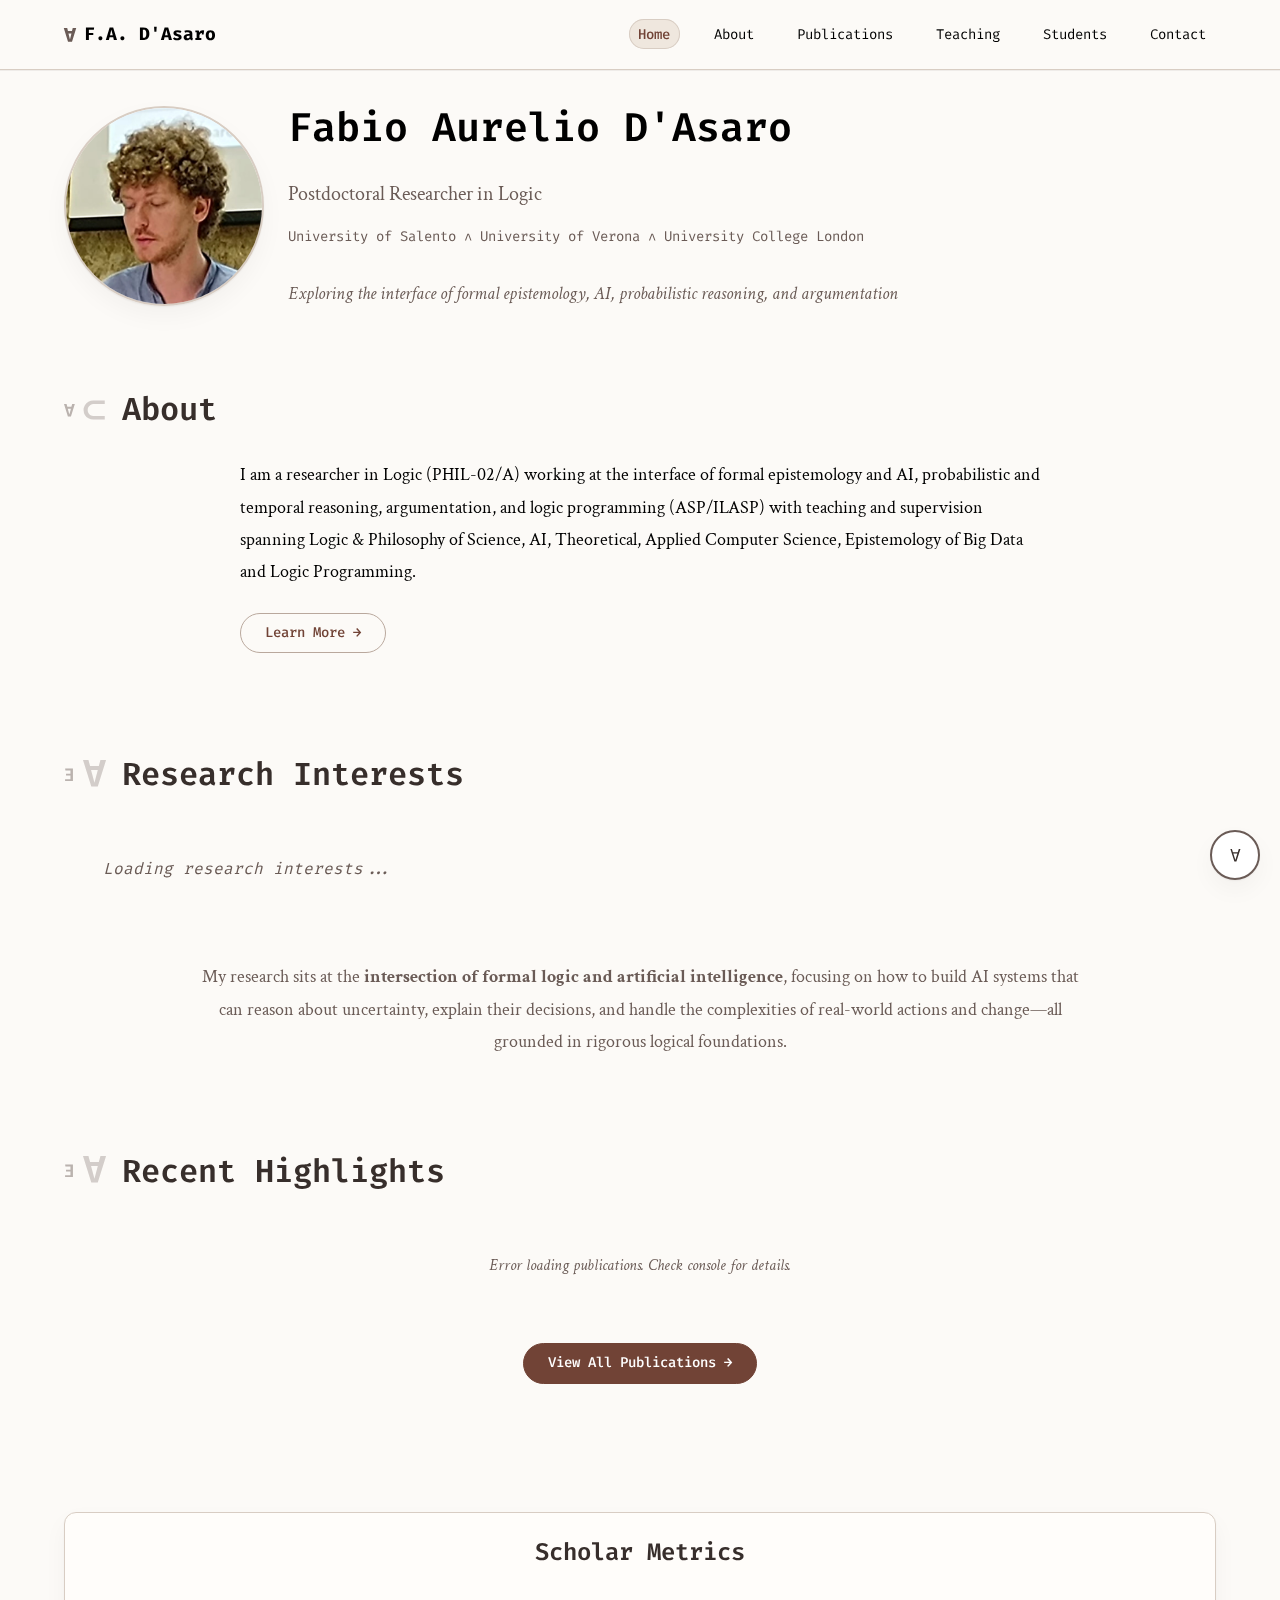
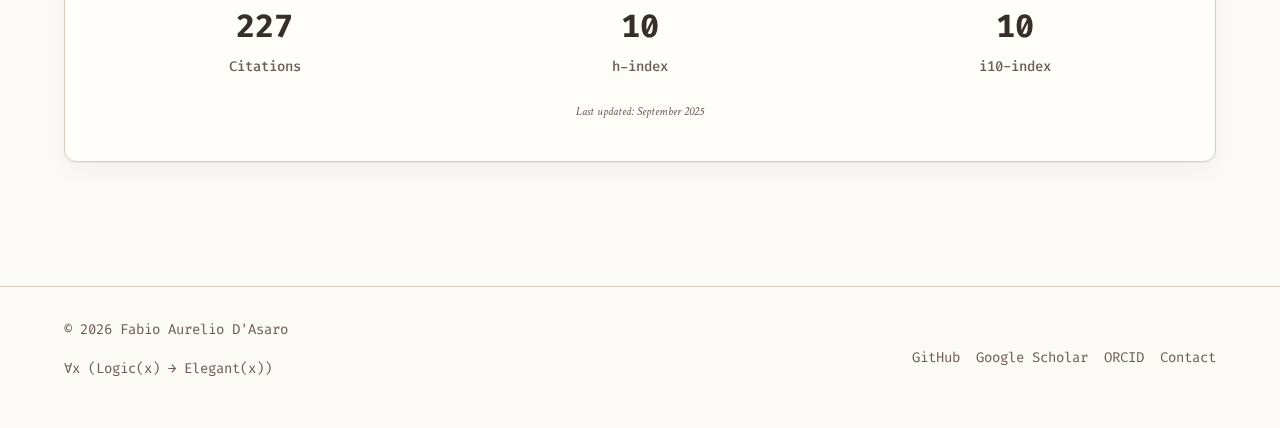
<file: index.html>
<!DOCTYPE html>
<html lang="en">
<head>
  <meta charset="UTF-8">
  <meta name="viewport" content="width=device-width, initial-scale=1.0">
  <meta http-equiv="Permissions-Policy" content="interest-cohort=()">
  <meta name="description" content="Fabio Aurelio D'Asaro - Postdoctoral Researcher in Logic at the interface of formal epistemology, AI, probabilistic and temporal reasoning, argumentation, and logic programming.">
  <meta name="keywords" content="Logic, Artificial Intelligence, Epistemology, Temporal Reasoning, Probabilistic Logic, Argumentation, ASP, ILASP, Event Calculus">
  <meta name="author" content="Fabio Aurelio D'Asaro">

  <!-- Open Graph / Social Media -->
  <meta property="og:type" content="website">
  <meta property="og:title" content="Fabio Aurelio D'Asaro - Logic & AI Researcher">
  <meta property="og:description" content="Postdoctoral Researcher in Logic working at the interface of formal epistemology, AI, and probabilistic reasoning.">
  <meta property="og:url" content="https://dasaro.github.io">

  <title>Fabio Aurelio D'Asaro - Home</title>

  <!-- Favicons -->
  <link rel="icon" type="image/png" sizes="512x512" href="images/favicon/favicon-512x512.png">
  <link rel="icon" type="image/png" sizes="192x192" href="images/favicon/favicon-192x192.png">
  <link rel="icon" type="image/png" sizes="32x32" href="images/favicon/favicon-32x32.png">
  <link rel="icon" type="image/png" sizes="16x16" href="images/favicon/favicon-16x16.png">
  <link rel="apple-touch-icon" sizes="180x180" href="images/favicon/apple-touch-icon.png">
  <link rel="manifest" href="images/favicon/site.webmanifest">

  <!-- Stylesheets -->
  <link rel="stylesheet" href="css/main.css">
  <link rel="stylesheet" href="css/animations.css">
  <link rel="stylesheet" href="css/responsive.css">

</head>
<body data-page="home">
  <!-- Mathematical Background Canvas -->
  <canvas id="bg-animation-canvas" data-default-animation="gameOfLife"></canvas>
  <button id="animation-toggle" class="animation-toggle" aria-label="Toggle background animation" title="Toggle animation (A)">
    <span class="symbol">∀</span>
  </button>

  <!-- Navigation (dynamically injected by navigation.js) -->
  <div id="nav-placeholder"></div>

  <!-- Main Content -->
  <main>
    <!-- Hero Section -->
    <section class="hero">
      <div class="container">
        <div class="hero-content fade-in">
          <div class="hero-image-container">
            <img src="images/profile/profile-fabio-dasaro.jpg"
                 alt="Fabio Aurelio D'Asaro, Postdoctoral Researcher in Logic"
                 class="hero-profile-photo"
                 width="200"
                 height="200"
                 loading="eager">
          </div>
          <div class="hero-text-container">
            <h1 id="hero-name">Loading...</h1>
            <p class="hero-subtitle" id="hero-title">Loading...</p>
            <p class="hero-affiliations" id="hero-affiliations">
              <!-- Affiliations loaded from JSON -->
            </p>
            <p class="hero-tagline">
              <em>Exploring the interface of formal epistemology, AI, probabilistic reasoning, and argumentation</em>
            </p>
          </div>
        </div>
      </div>
    </section>

    <!-- About Preview -->
    <section id="about-preview">
      <div class="container">
        <h2 class="section-title"><span class="logical-symbols symbols-dimmed"></span> About</h2>
        <div class="about-content" id="about-content">
          <!-- About text loaded from JSON -->
          <p class="loading-message">Loading...</p>
        </div>
      </div>
    </section>

    <!-- Research Interests -->
    <section id="research-interests">
      <div class="container">
        <h2 class="section-title"><span class="logical-symbols symbols-dimmed"></span> Research Interests</h2>
        <div class="grid grid-3" id="research-interests-grid">
          <!-- Research interests loaded from JSON -->
          <p class="loading-message">Loading research interests...</p>
        </div>
        <p class="content-lead">
          My research sits at the <strong>intersection of formal logic and artificial intelligence</strong>, focusing on how to build AI systems that can reason about uncertainty, explain their decisions, and handle the complexities of real-world actions and change—all grounded in rigorous logical foundations.
        </p>
      </div>
    </section>

    <!-- Recent Publications -->
    <section id="recent-publications">
      <div class="container">
        <h2 class="section-title"><span class="logical-symbols symbols-dimmed"></span> Recent Highlights</h2>
        <div id="publications-container">
          <!-- Publications will be loaded here via JavaScript -->
          <p class="loading-message">Loading publications...</p>
        </div>
        <div class="text-center mt-xl">
          <a href="publications.html" class="btn btn-primary">View All Publications →</a>
        </div>
      </div>
    </section>

    <!-- Scholar Metrics -->
    <section id="metrics">
      <div class="container">
        <div class="card metrics-widget">
          <h3>Scholar Metrics</h3>
          <div class="metrics-grid grid grid-3">
            <div class="metric">
              <div class="metric-value" id="citations">—</div>
              <div class="metric-label">Citations</div>
            </div>
            <div class="metric">
              <div class="metric-value" id="h-index">—</div>
              <div class="metric-label">h-index</div>
            </div>
            <div class="metric">
              <div class="metric-value" id="i10-index">—</div>
              <div class="metric-label">i10-index</div>
            </div>
          </div>
          <p class="metric-note" id="metrics-updated">Loading...</p>
        </div>
      </div>
    </section>
  </main>

  <!-- Footer -->
  <footer>
    <div class="footer-content">
      <div class="footer-text">
        <p>&copy; <span class="footer-year">2025</span> <span id="footer-name">Loading...</span></p>
        <p>∀x (Logic(x) → Elegant(x))</p>
      </div>
      <ul class="footer-links">
        <li><a href="https://github.com/dasaro" target="_blank" rel="noopener" id="footer-github">GitHub</a></li>
        <li><a href="https://scholar.google.com" target="_blank" rel="noopener" id="footer-scholar">Google Scholar</a></li>
        <li><a href="https://orcid.org" target="_blank" rel="noopener" id="footer-orcid">ORCID</a></li>
        <li><a href="contact.html">Contact</a></li>
      </ul>
    </div>
  </footer>

  <!-- Scripts -->
  <script src="js/navigation.js?v=31"></script>
  <script src="js/main.js?v=31"></script>
  <script type="module" src="js/animations/AnimationController.js?v=31"></script>
  <script src="js/logical-symbols.js?v=32"></script>

  <!-- Page-specific script -->
  <script>
    // Load data and populate home page
    document.addEventListener('DOMContentLoaded', async () => {
      console.log('[index.html] DOM loaded, starting data load...');

      try {
        // Load personal data
        console.log('[index.html] Loading personal data...');
        const personalData = await loadJSON('./data/personal.json');
        console.log('[index.html] Personal data loaded:', personalData);

        if (personalData) {
          // Update hero section - NAME
          const heroName = document.getElementById('hero-name');
          if (heroName) heroName.textContent = personalData.name;

          // Update hero section - TITLE
          const heroTitle = document.getElementById('hero-title');
          if (heroTitle) heroTitle.textContent = personalData.title;

          // Update hero section - AFFILIATIONS
          const affiliationsEl = document.getElementById('hero-affiliations');
          if (affiliationsEl && personalData.affiliations) {
            affiliationsEl.innerHTML = personalData.affiliations
              .map((aff, idx) => {
                if (idx < personalData.affiliations.length - 1) {
                  return `${aff} <span class="logic-symbol">∧</span> `;
                }
                return aff;
              })
              .join('');
          }

          // Update about preview
          const aboutContentEl = document.getElementById('about-content');
          if (aboutContentEl && personalData.bio_short) {
            aboutContentEl.innerHTML = `
              <p>${personalData.bio_short}</p>
              <a href="about.html" class="btn">Learn More →</a>
            `;
          }

          // Load publications data for research interests
          const publicationsData = await loadJSON('./data/publications.json');
          const allPublications = publicationsData ? publicationsData.all : [];

          // Update research interests dynamically with publications
          const researchGrid = document.getElementById('research-interests-grid');
          console.log('[index.html] Research grid element:', researchGrid);
          console.log('[index.html] Research interests data:', personalData.research_interests);

          if (researchGrid && personalData.research_interests) {
            const html = personalData.research_interests.map(interest => {
              // Filter publications by matching tags
              const relatedPubs = allPublications.filter(pub =>
                pub.tags && pub.tags.some(tag => interest.tags.includes(tag))
              );

              // Get top 2 most recent publications
              const topPubs = relatedPubs
                .sort((a, b) => b.year - a.year)
                .slice(0, 2);

              // Create publication links HTML
              const pubLinks = topPubs.length > 0 ? `
                <div class="mini-link-list">
                  ${topPubs.map(pub => `
                    <div class="mini-link-item">
                      <a href="${pub.url || 'publications.html'}" target="_blank" rel="noopener" class="mini-link">
                        ▸ ${pub.title.substring(0, 60)}${pub.title.length > 60 ? '...' : ''} (${pub.year})
                      </a>
                    </div>
                  `).join('')}
                </div>
              ` : '';

              return `
                <div class="card scroll-animate visible">
                  <h3><span class="logic-symbol">${interest.symbol}</span> ${interest.title}</h3>
                  <p>${interest.description}</p>
                  <div class="chip-group">
                    <span class="chip chip-current chip-sm">${relatedPubs.length} publication${relatedPubs.length !== 1 ? 's' : ''}</span>
                    ${relatedPubs.length > 0 ? `<span class="chip chip-year chip-sm">${topPubs[0].year}</span>` : ''}
                  </div>
                  ${pubLinks}
                </div>
              `;
            }).join('');

            researchGrid.innerHTML = html;
            console.log('[index.html] ✅ Research interests displayed!', personalData.research_interests.length, 'interests');
            console.log('[index.html] Grid innerHTML length:', researchGrid.innerHTML.length);
            console.log('[index.html] Grid children count:', researchGrid.children.length);
          } else {
            console.error('[index.html] ❌ Research interests NOT displayed - grid:', !!researchGrid, 'data:', !!personalData.research_interests);
          }

          // Update scholar metrics
          if (personalData.scholar_metrics) {
            console.log('[index.html] Updating scholar metrics...');
            const citationsEl = document.getElementById('citations');
            const hIndexEl = document.getElementById('h-index');
            const i10IndexEl = document.getElementById('i10-index');
            const metricsUpdated = document.getElementById('metrics-updated');

            if (citationsEl) citationsEl.textContent = personalData.scholar_metrics.citations;
            if (hIndexEl) hIndexEl.textContent = personalData.scholar_metrics.h_index;
            if (i10IndexEl) i10IndexEl.textContent = personalData.scholar_metrics.i10_index;
            if (metricsUpdated) {
              const date = new Date(personalData.scholar_metrics.last_updated);
              const formattedDate = date.toLocaleDateString('en-US', { year: 'numeric', month: 'long' });
              metricsUpdated.textContent = `Last updated: ${formattedDate}`;
            }
          }

          // Update footer
          const footerName = document.getElementById('footer-name');
          if (footerName) footerName.textContent = personalData.name;

          // Update footer links
          const footerGithub = document.getElementById('footer-github');
          if (footerGithub && personalData.contact.github) {
            footerGithub.href = `https://github.com/${personalData.contact.github}`;
          }

          const footerScholar = document.getElementById('footer-scholar');
          if (footerScholar && personalData.contact.scholar) {
            footerScholar.href = `https://scholar.google.com/citations?user=${personalData.contact.scholar}`;
          }

          const footerOrcid = document.getElementById('footer-orcid');
          if (footerOrcid && personalData.contact.orcid) {
            footerOrcid.href = `https://orcid.org/${personalData.contact.orcid}`;
          }
        }

        // Load publications data
        console.log('[index.html] Loading publications data...');
        const pubData = await loadJSON('./data/publications.json');
        console.log('[index.html] Publications data received:', pubData);

        const container = document.getElementById('publications-container');
        console.log('[index.html] Publications container found:', !!container);

        if (!container) {
          console.error('[index.html] Publications container NOT FOUND!');
          return;
        }

        if (pubData && pubData.selected && pubData.selected.length > 0) {
          console.log('[index.html] Found', pubData.selected.length, 'selected publications');

          // Check if container is visible
          const containerStyles = window.getComputedStyle(container);
          console.log('[index.html] Container display:', containerStyles.display);
          console.log('[index.html] Container visibility:', containerStyles.visibility);
          console.log('[index.html] Container opacity:', containerStyles.opacity);
          console.log('[index.html] Container color:', containerStyles.color);

          // Get the 3 most recent from selected
          const recent = pubData.selected.slice(0, 3);
          console.log('[index.html] Displaying', recent.length, 'recent publications');

          const html = recent.map((pub, index) => {
            console.log(`[index.html] Processing publication ${index + 1}:`, pub.title);
            const authors = Array.isArray(pub.authors) ? pub.authors.join(', ') : pub.authors;
            // Highlight author (now uses CSS classes)
            const highlightedAuthors = authors.replace(/F\. A\. D'Asaro/g, '<strong>F. A. D\'Asaro</strong>');

            // Determine publication type chip
            const typeChip = pub.type === 'journal' ? 'chip-journal' :
                           pub.type === 'conference' ? 'chip-conference' :
                           pub.type === 'workshop' ? 'chip-workshop' :
                           pub.type === 'book' ? 'chip-book' : 'chip-preprint';
            const typeLabel = pub.type ? pub.type.charAt(0).toUpperCase() + pub.type.slice(1) : 'Publication';

            return `
              <div class="publication-card">
                <div class="chip-group">
                  <span class="chip chip-year chip-sm">${pub.year}</span>
                  <span class="chip ${typeChip} chip-sm">${typeLabel}</span>
                  ${pub.open_access ? '<span class="chip chip-featured chip-sm">Open Access</span>' : ''}
                </div>
                <h3>${pub.title}</h3>
                <p class="publication-authors">${highlightedAuthors}</p>
                <p class="publication-venue">
                  <strong>${pub.venue}</strong>
                </p>
                <div class="publication-links">
                  ${pub.doi ? `<a href="https://doi.org/${pub.doi}" target="_blank">DOI</a>` : ''}
                  ${pub.url ? `<a href="${pub.url}" target="_blank">Link</a>` : ''}
                  ${pub.pdf ? `<a href="${pub.pdf}" target="_blank">PDF</a>` : ''}
                </div>
              </div>
            `;
          }).join('');

          console.log('[index.html] Generated HTML length:', html.length);
          console.log('[index.html] First 500 chars:', html.substring(0, 500));
          console.log('[index.html] Setting innerHTML...');
          container.innerHTML = html;
          console.log('[index.html] Container now has', container.children.length, 'children');
          console.log('[index.html] First child HTML:', container.children[0]?.outerHTML.substring(0, 200));
          console.log('[index.html] Publications displayed successfully!');
        } else {
          console.warn('[index.html] No publications data available');
          console.warn('[index.html] pubData:', pubData);
          console.warn('[index.html] pubData.selected:', pubData ? pubData.selected : 'pubData is null');
          container.innerHTML = '<p>No recent publications found.</p>';
        }
      } catch (error) {
        console.error('[index.html] ERROR loading home page data:', error);
        console.error('[index.html] Error stack:', error.stack);
        const errorContainer = document.getElementById('publications-container');
        if (errorContainer) {
          errorContainer.innerHTML = '<p class="error-message">Error loading publications. Check console for details.</p>';
        }
      }

      console.log('[index.html] Data loading complete.');
    });
  </script>
</body>
</html>
</file>
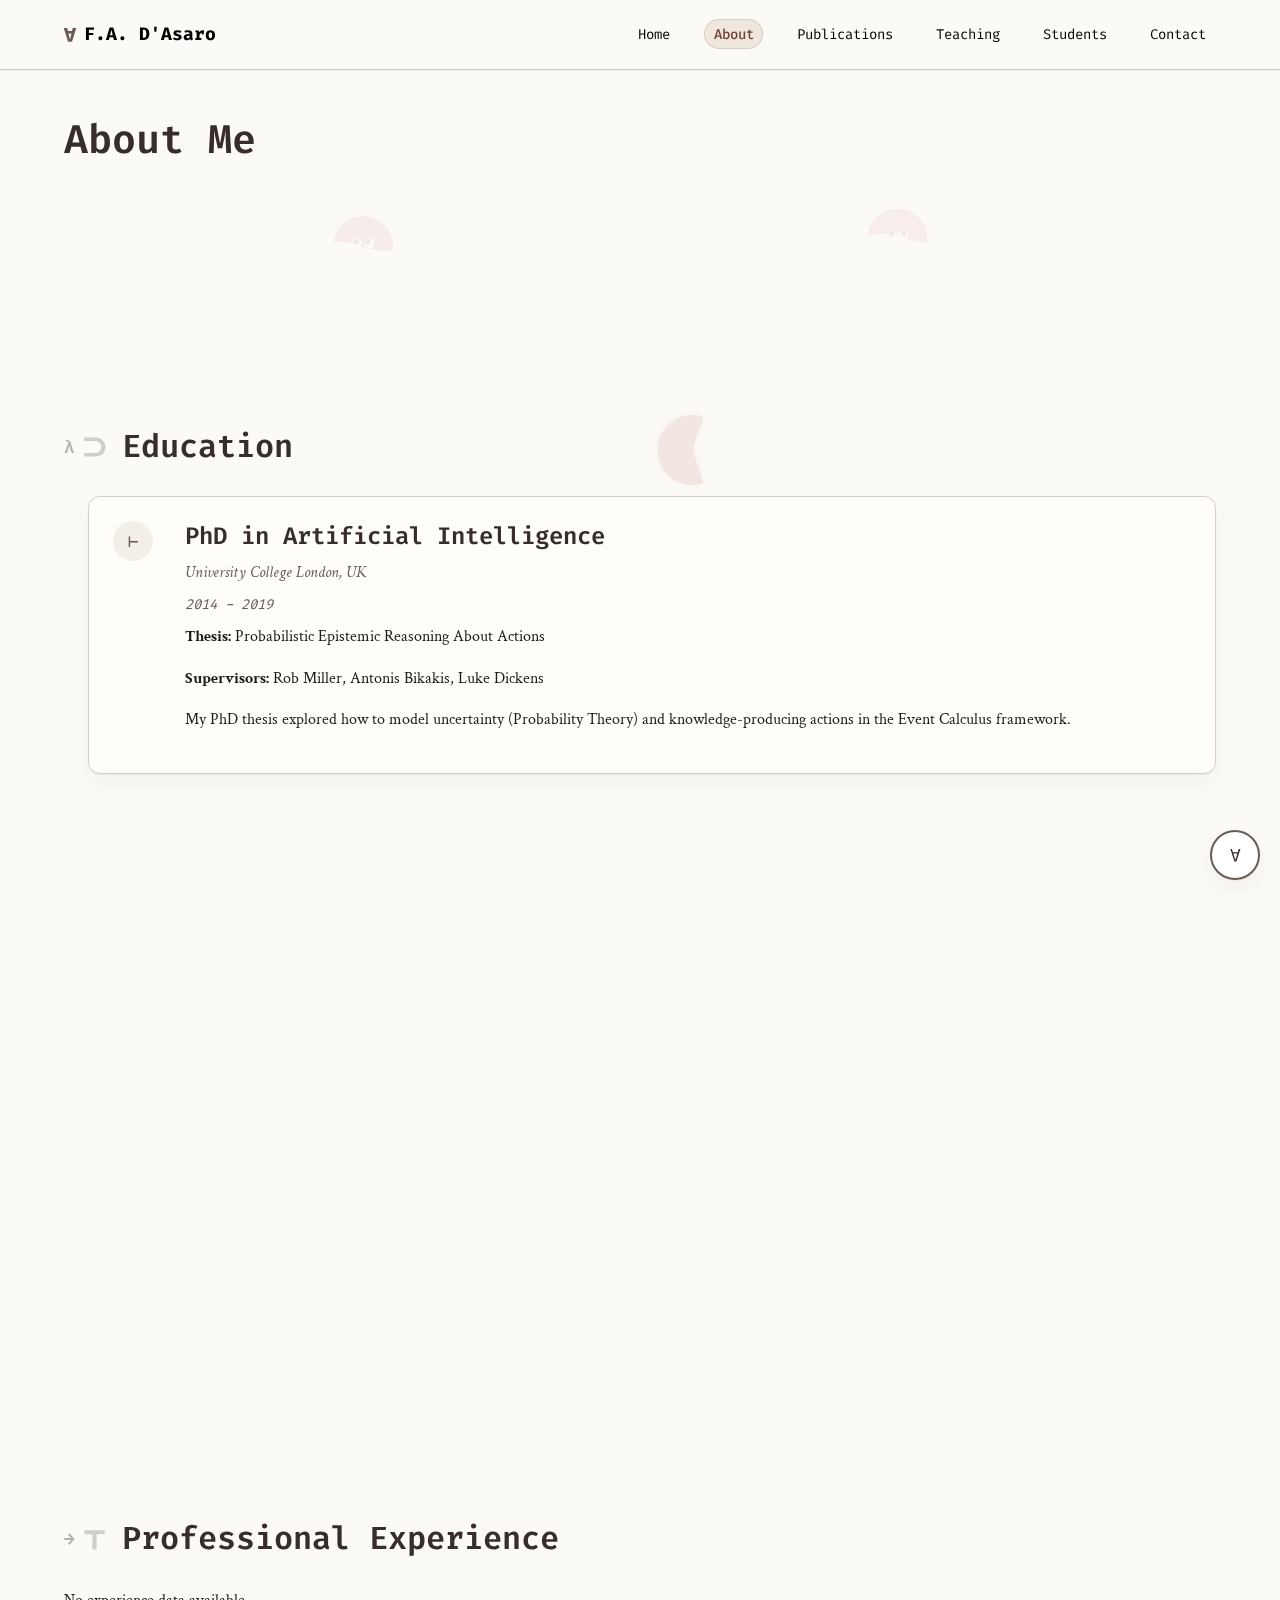
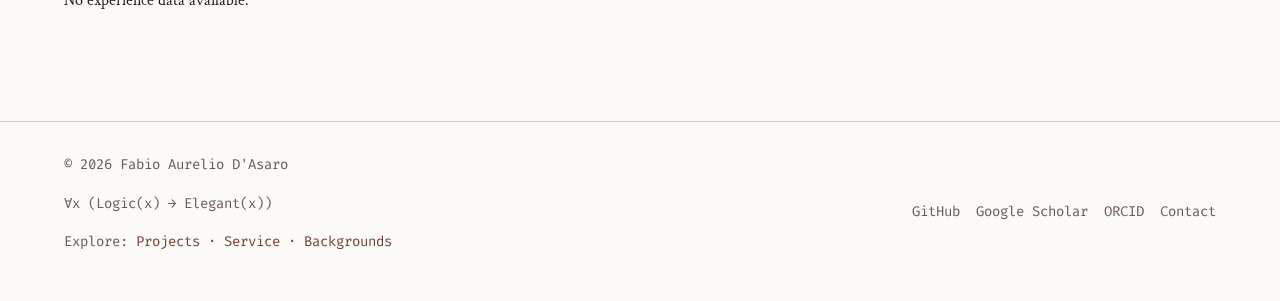
<file: about.html>
<!DOCTYPE html>
<html lang="en">
<head>
  <meta charset="UTF-8">
  <meta name="viewport" content="width=device-width, initial-scale=1.0">
  <meta http-equiv="Permissions-Policy" content="interest-cohort=()">
  <meta name="description" content="About Fabio Aurelio D'Asaro - Education, experience, and research background in Logic and AI.">
  <meta name="author" content="Fabio Aurelio D'Asaro">

  <title>About - Fabio Aurelio D'Asaro</title>

  <!-- Stylesheets -->
  <link rel="stylesheet" href="css/main.css">
  <link rel="stylesheet" href="css/animations.css">
  <link rel="stylesheet" href="css/responsive.css">
</head>
<body data-page="about">
  <!-- Mathematical Background Canvas -->
  <canvas id="bg-animation-canvas" data-default-animation="fibonacci"></canvas>
  <button id="animation-toggle" class="animation-toggle" aria-label="Toggle background animation" title="Toggle animation (A)">
    <span class="symbol">∀</span>
  </button>

  <!-- Navigation (dynamically injected by navigation.js) -->
  <div id="nav-placeholder"></div>

  <!-- Main Content -->
  <main>
    <!-- About Section -->
    <section id="about">
      <div class="container">
        <h1 class="fade-in">About Me</h1>

        <div class="about-bio">
          <p class="fade-in-delay-1">
            I am a researcher in Logic (PHIL-02/A) working at the interface of formal epistemology and AI,
            probabilistic and temporal reasoning, argumentation, and logic programming (ASP/ILASP).
          </p>
          <p class="fade-in-delay-2">
            My work explores how formal logical frameworks can be used to model and reason about uncertainty,
            knowledge, actions, and their effects in dynamic environments. I am particularly interested in
            developing explainable AI systems that combine the precision of formal logic with the flexibility
            of probabilistic reasoning.
          </p>
          <p class="fade-in-delay-3">
            Born in Palermo, Italy, I currently work between Lecce and Verona, Italy, contributing to
            cutting-edge research in ethical and symbiotic AI.
          </p>
        </div>
      </div>
    </section>

    <!-- Education Section -->
    <section id="education">
      <div class="container">
        <h2 class="section-title"><span class="logical-symbols symbols-dimmed"></span> Education</h2>

        <div class="timeline">
          <div class="card timeline-item scroll-animate">
            <div class="timeline-marker"><span class="logic-symbol">⊢</span></div>
            <div class="timeline-content">
              <h3>PhD in Artificial Intelligence</h3>
              <p class="institution">University College London, UK</p>
              <p class="period">2014 - 2019</p>
              <p><strong>Thesis:</strong> Probabilistic Epistemic Reasoning About Actions</p>
              <p><strong>Supervisors:</strong> Rob Miller, Antonis Bikakis, Luke Dickens</p>
              <p>
                My PhD thesis explored how to model uncertainty (Probability Theory) and knowledge-producing
                actions in the Event Calculus framework.
              </p>
            </div>
          </div>

          <div class="card timeline-item scroll-animate">
            <div class="timeline-marker"><span class="logic-symbol">∃</span></div>
            <div class="timeline-content">
              <h3>MSc in Pure Mathematics and Mathematical Logic</h3>
              <p class="institution">University of Manchester, UK</p>
              <p class="period">2013 - 2014</p>
              <p><strong>Grade:</strong> Distinction (110/110 cum laude equivalent)</p>
              <p><strong>Thesis:</strong> Analogical Reasoning in Unary Inductive Logic</p>
              <p><strong>Supervisor:</strong> Jeff B. Paris</p>
            </div>
          </div>

          <div class="card timeline-item scroll-animate">
            <div class="timeline-marker"><span class="logic-symbol">∀</span></div>
            <div class="timeline-content">
              <h3>BSc in Computer Science</h3>
              <p class="institution">University of Palermo, Italy</p>
              <p class="period">2006 - 2011</p>
              <p><strong>Grade:</strong> 110/110 cum laude</p>
              <p><strong>Thesis:</strong> La Tesi di Church-Turing e il suo rapporto con alcuni nuovi modelli di calcolo</p>
              <p><strong>Supervisor:</strong> Settimo Termini</p>
            </div>
          </div>
        </div>
      </div>
    </section>

    <!-- Experience Section -->
    <section id="experience">
      <div class="container">
        <h2 class="section-title"><span class="logical-symbols symbols-dimmed"></span> Professional Experience</h2>

        <div id="experience-container">
          <!-- Experience will be loaded from JSON -->
          <p class="loading-message">Content will be populated from data/experience.json in Phase 4</p>
        </div>
      </div>
    </section>
  </main>

  <!-- Footer -->
  <footer>
    <div class="footer-content">
      <div class="footer-text">
        <p>&copy; <span class="footer-year">2025</span> <span id="footer-name">Loading...</span></p>
        <p>∀x (Logic(x) → Elegant(x))</p>
        <p class="footer-site-links">Explore: <a href="projects.html">Projects</a> · <a href="service.html">Service</a> · <a href="backgrounds.html">Backgrounds</a></p>
      </div>
      <ul class="footer-links">
        <li><a href="https://github.com/dasaro" target="_blank" rel="noopener" id="footer-github">GitHub</a></li>
        <li><a href="https://scholar.google.com" target="_blank" rel="noopener" id="footer-scholar">Google Scholar</a></li>
        <li><a href="https://orcid.org" target="_blank" rel="noopener" id="footer-orcid">ORCID</a></li>
        <li><a href="contact.html">Contact</a></li>
      </ul>
    </div>
  </footer>

  <!-- Scripts -->
    <script src="js/navigation.js?v=32"></script>
  <script src="js/main.js?v=32"></script>
  <script type="module" src="js/animations/AnimationController.js?v=32"></script>
  <script src="js/logical-symbols.js?v=33"></script>

  <!-- Page-specific script -->
  <script>
    document.addEventListener('DOMContentLoaded', async () => {
      console.log('[about.html] DOM loaded, starting data load...');

      try {
        // Load personal data for bio
        console.log('[about.html] Loading personal data...');
        const personalData = await loadJSON('./data/personal.json');
        console.log('[about.html] Personal data loaded:', personalData);

        if (personalData && personalData.bio_long) {
          console.log('[about.html] Updating bio section...');
          const bioContainer = document.querySelector('.about-bio');
          console.log('[about.html] Bio container found:', !!bioContainer);

          if (bioContainer) {
            bioContainer.innerHTML = `
              <p class="fade-in-delay-1">${personalData.bio_long}</p>
            `;
            console.log('[about.html] Bio updated successfully');
          }
        } else {
          console.warn('[about.html] No bio_long found in personal data');
        }

        // Load education data
        console.log('[about.html] Loading education data...');
        const educationData = await loadJSON('./data/education.json');
        console.log('[about.html] Education data loaded:', educationData);

        if (educationData && educationData.degrees) {
          console.log('[about.html] Found', educationData.degrees.length, 'degrees');
          const educationTimeline = document.querySelector('#education .timeline');
          console.log('[about.html] Education timeline container found:', !!educationTimeline);

          if (educationTimeline) {
            const symbols = ['⊢', '∃', '∀', 'λ']; // Logical symbols for variety

            const html = educationData.degrees.map((degree, index) => {
              console.log(`[about.html] Processing degree ${index + 1}:`, degree.degree);
              const symbol = symbols[index % symbols.length];

              // Determine degree level for chip
              let levelChip = 'chip-phd';
              let levelLabel = 'PhD';
              if (degree.degree.includes('PhD')) {
                levelChip = 'chip-phd';
                levelLabel = 'PhD';
              } else if (degree.degree.includes('MSc') || degree.degree.includes('Master')) {
                levelChip = 'chip-msc';
                levelLabel = 'MSc';
              } else if (degree.degree.includes('BSc') || degree.degree.includes('Bachelor')) {
                levelChip = 'chip-bsc';
                levelLabel = 'BSc';
              }

              return `
                <div class="timeline-card">
                  <div class="timeline-marker">
                    <span>${symbol}</span>
                  </div>
                  <div class="timeline-content">
                    <div class="chip-group">
                      <span class="chip chip-year chip-sm">${degree.year_start} - ${degree.year_end}</span>
                      <span class="chip ${levelChip} chip-sm">${levelLabel}</span>
                    </div>
                    <h3>${degree.degree}</h3>
                    <p class="institution">${degree.institution}, ${degree.location}</p>
                    ${degree.grade ? `<p class="grade">Grade: ${degree.grade}${degree.grade_note ? ` (${degree.grade_note})` : ''}</p>` : ''}
                    <p><strong>Thesis:</strong> ${degree.thesis}</p>
                    ${degree.thesis_en ? `<p class="location">English: ${degree.thesis_en}</p>` : ''}
                    <p><strong>Supervisor${degree.supervisors && degree.supervisors.length > 1 ? 's' : ''}:</strong> ${degree.supervisors ? degree.supervisors.join(', ') : 'N/A'}</p>
                    ${degree.description ? `<p>${degree.description}</p>` : ''}
                  </div>
                </div>
              `;
            }).join('');

            console.log('[about.html] Generated education HTML length:', html.length);
            educationTimeline.innerHTML = html;
            console.log('[about.html] Education timeline updated successfully');
          }
        } else {
          console.warn('[about.html] No degrees found in education data');
        }

        // Load experience data
        console.log('[about.html] Loading experience data...');
        const experienceData = await loadJSON('./data/experience.json');
        console.log('[about.html] Experience data loaded:', experienceData);

        const expContainer = document.getElementById('experience-container');
        console.log('[about.html] Experience container found:', !!expContainer);

        if (experienceData && experienceData.positions) {
          console.log('[about.html] Found', experienceData.positions.length, 'positions');

          const html = experienceData.positions.map((position, index) => {
            console.log(`[about.html] Processing position ${index + 1}:`, position.title);
            const currentClass = position.current ? ' current' : '';
            return `
              <div class="timeline-card${currentClass}">
                <div class="timeline-marker">
                  <span>→</span>
                </div>
                <div class="timeline-content">
                  <div class="chip-group">
                    <span class="chip chip-year chip-sm">${position.year_start} - ${position.year_end}</span>
                    ${position.current ? '<span class="chip chip-current chip-sm">Current</span>' : '<span class="chip chip-past chip-sm">Past</span>'}
                    <span class="chip chip-research chip-sm">Research</span>
                  </div>
                  <h3>${position.title}</h3>
                  <p class="institution">
                    ${position.institution}${position.department ? `, ${position.department}` : ''}
                  </p>
                  <p class="location">${position.location}</p>
                  <p>${position.description}</p>
                  ${position.research_focus ? `
                    <div>
                      <p><strong>Research Focus:</strong></p>
                      <ul>
                        ${position.research_focus.map(focus => `<li>${focus}</li>`).join('')}
                      </ul>
                    </div>
                  ` : ''}
                  ${position.teaching_load ? `<p><strong>Teaching:</strong> ${position.teaching_load}</p>` : ''}
                  ${position.project ? `<p><strong>Project:</strong> ${position.project}</p>` : ''}
                </div>
              </div>
            `;
          }).join('');

          console.log('[about.html] Generated experience HTML length:', html.length);
          expContainer.innerHTML = `<div class="timeline">${html}</div>`;
          console.log('[about.html] Experience section updated successfully');
        } else {
          console.warn('[about.html] No positions found in experience data');
          expContainer.innerHTML = '<p>No experience data available.</p>';
        }

        console.log('[about.html] Data loading complete.');

      } catch (error) {
        console.error('[about.html] ERROR loading about page data:', error);
        console.error('[about.html] Error stack:', error.stack);
      }
    });
  </script>
</body>
</html>
</file>
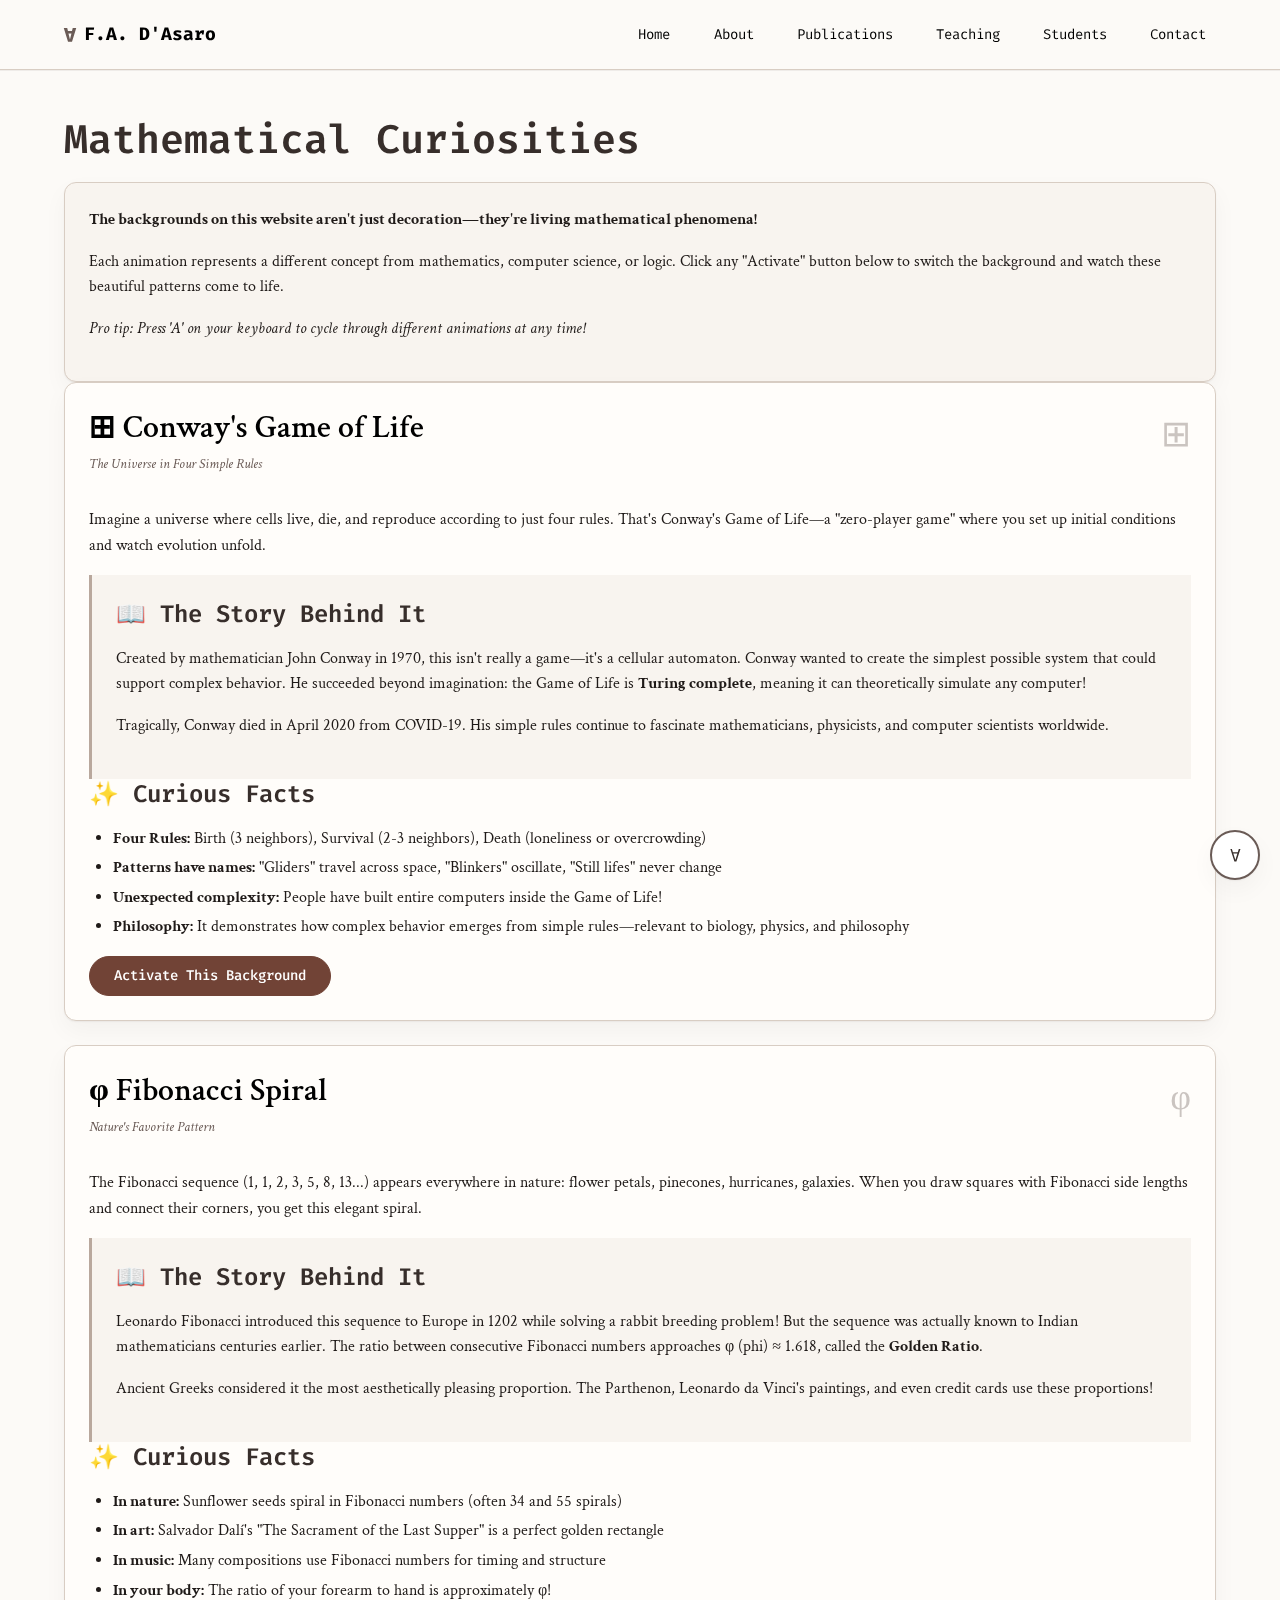
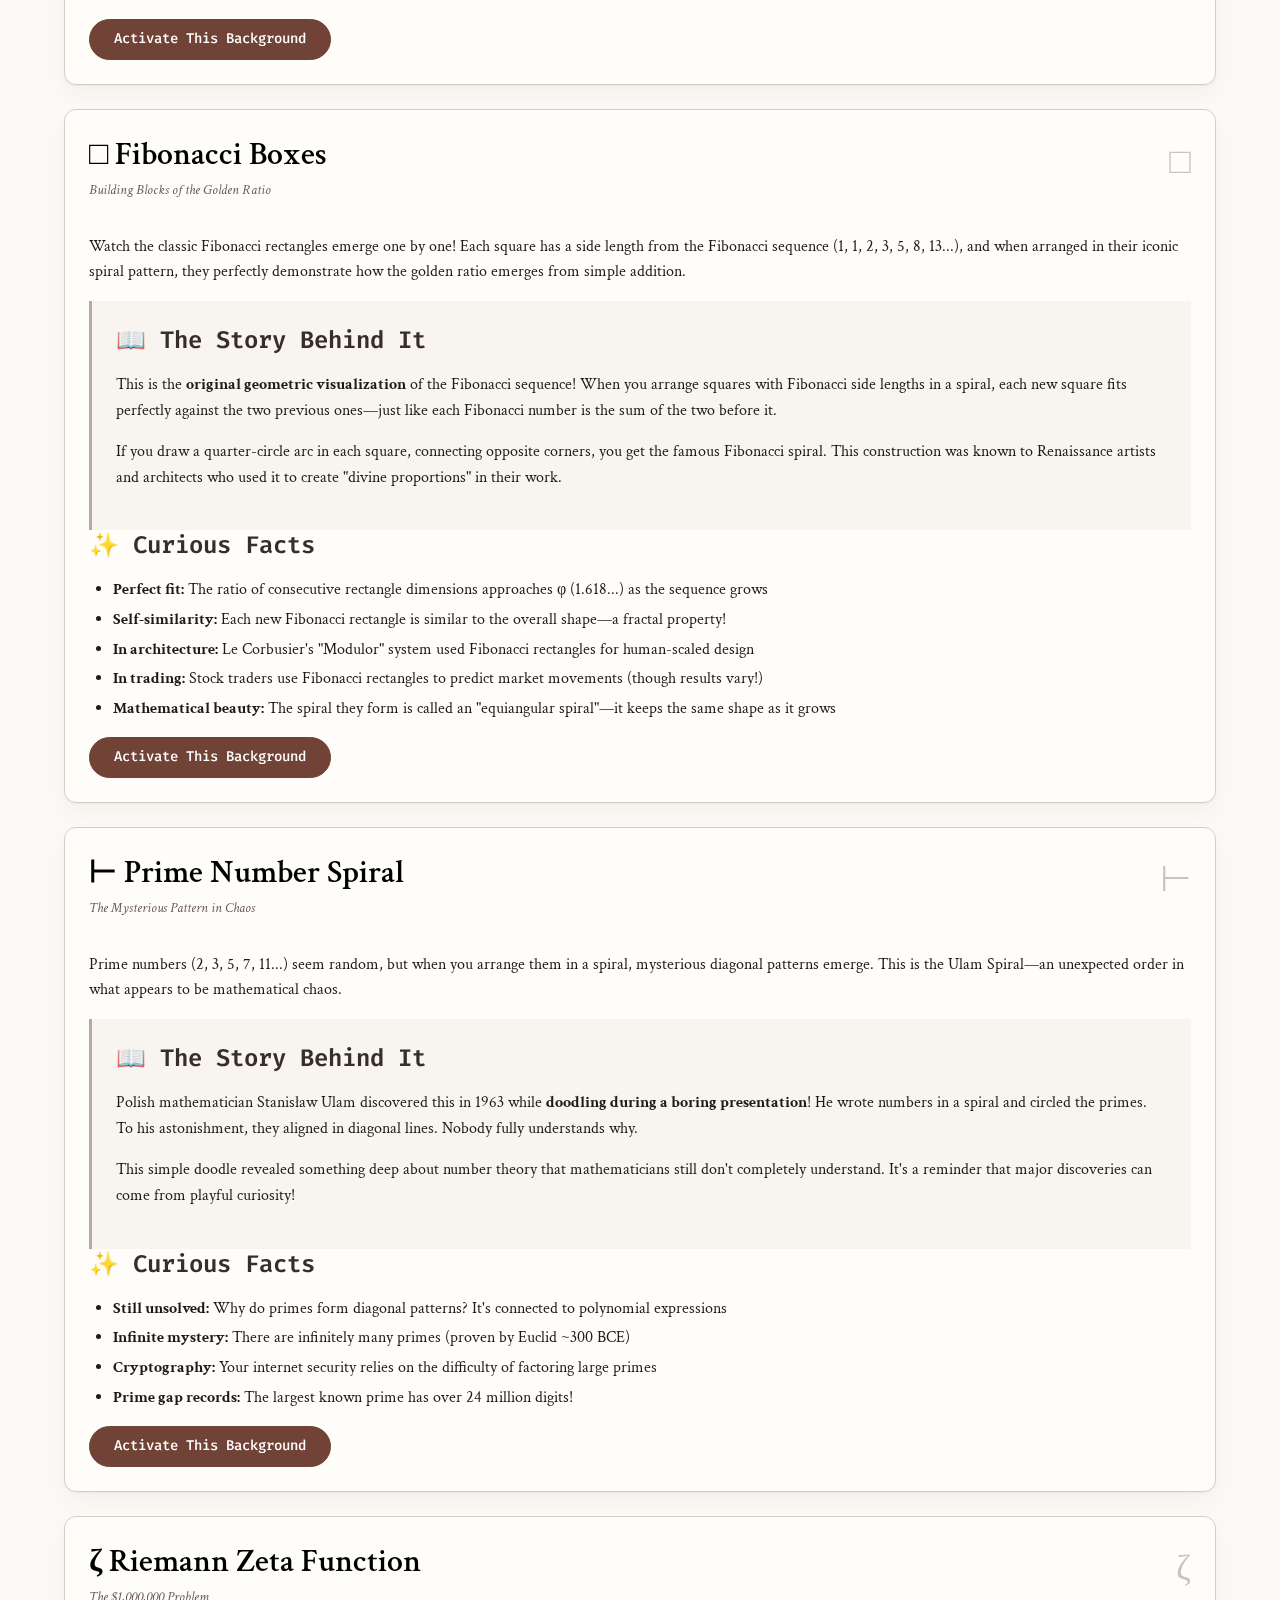
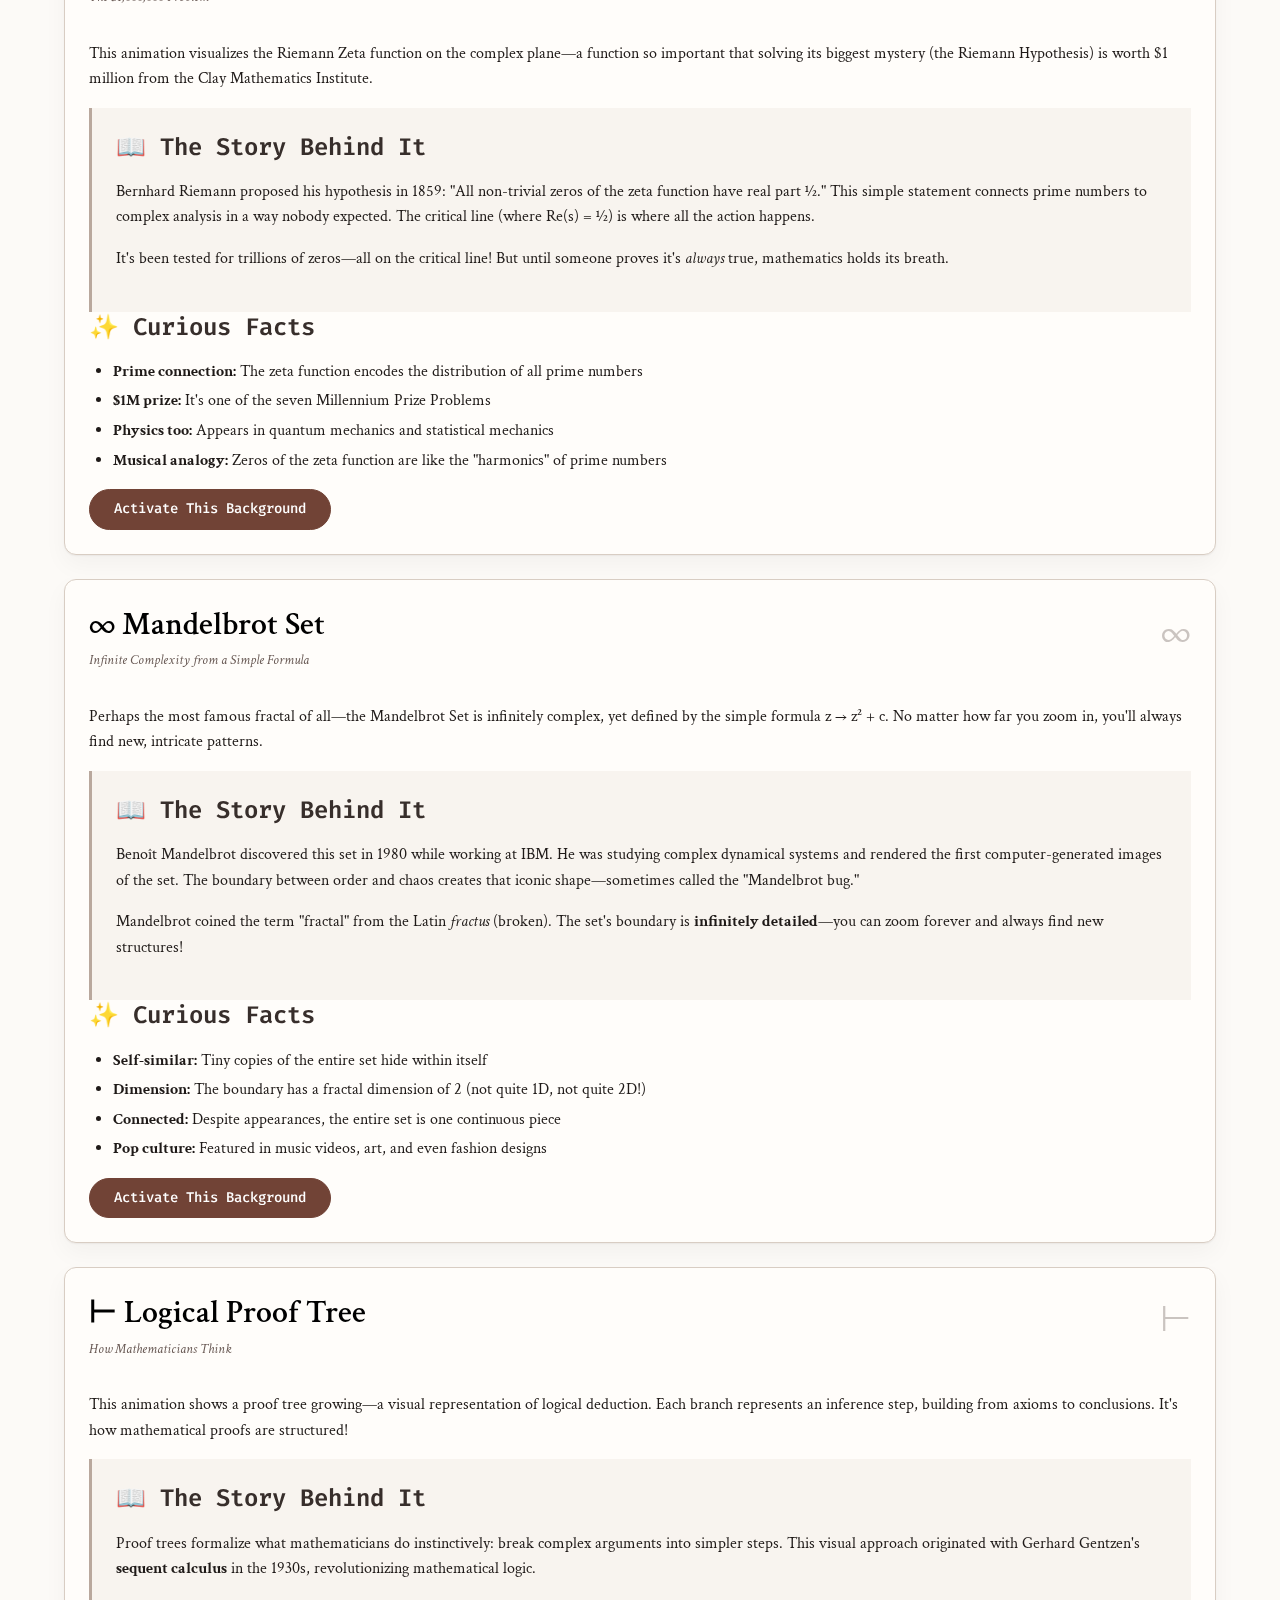
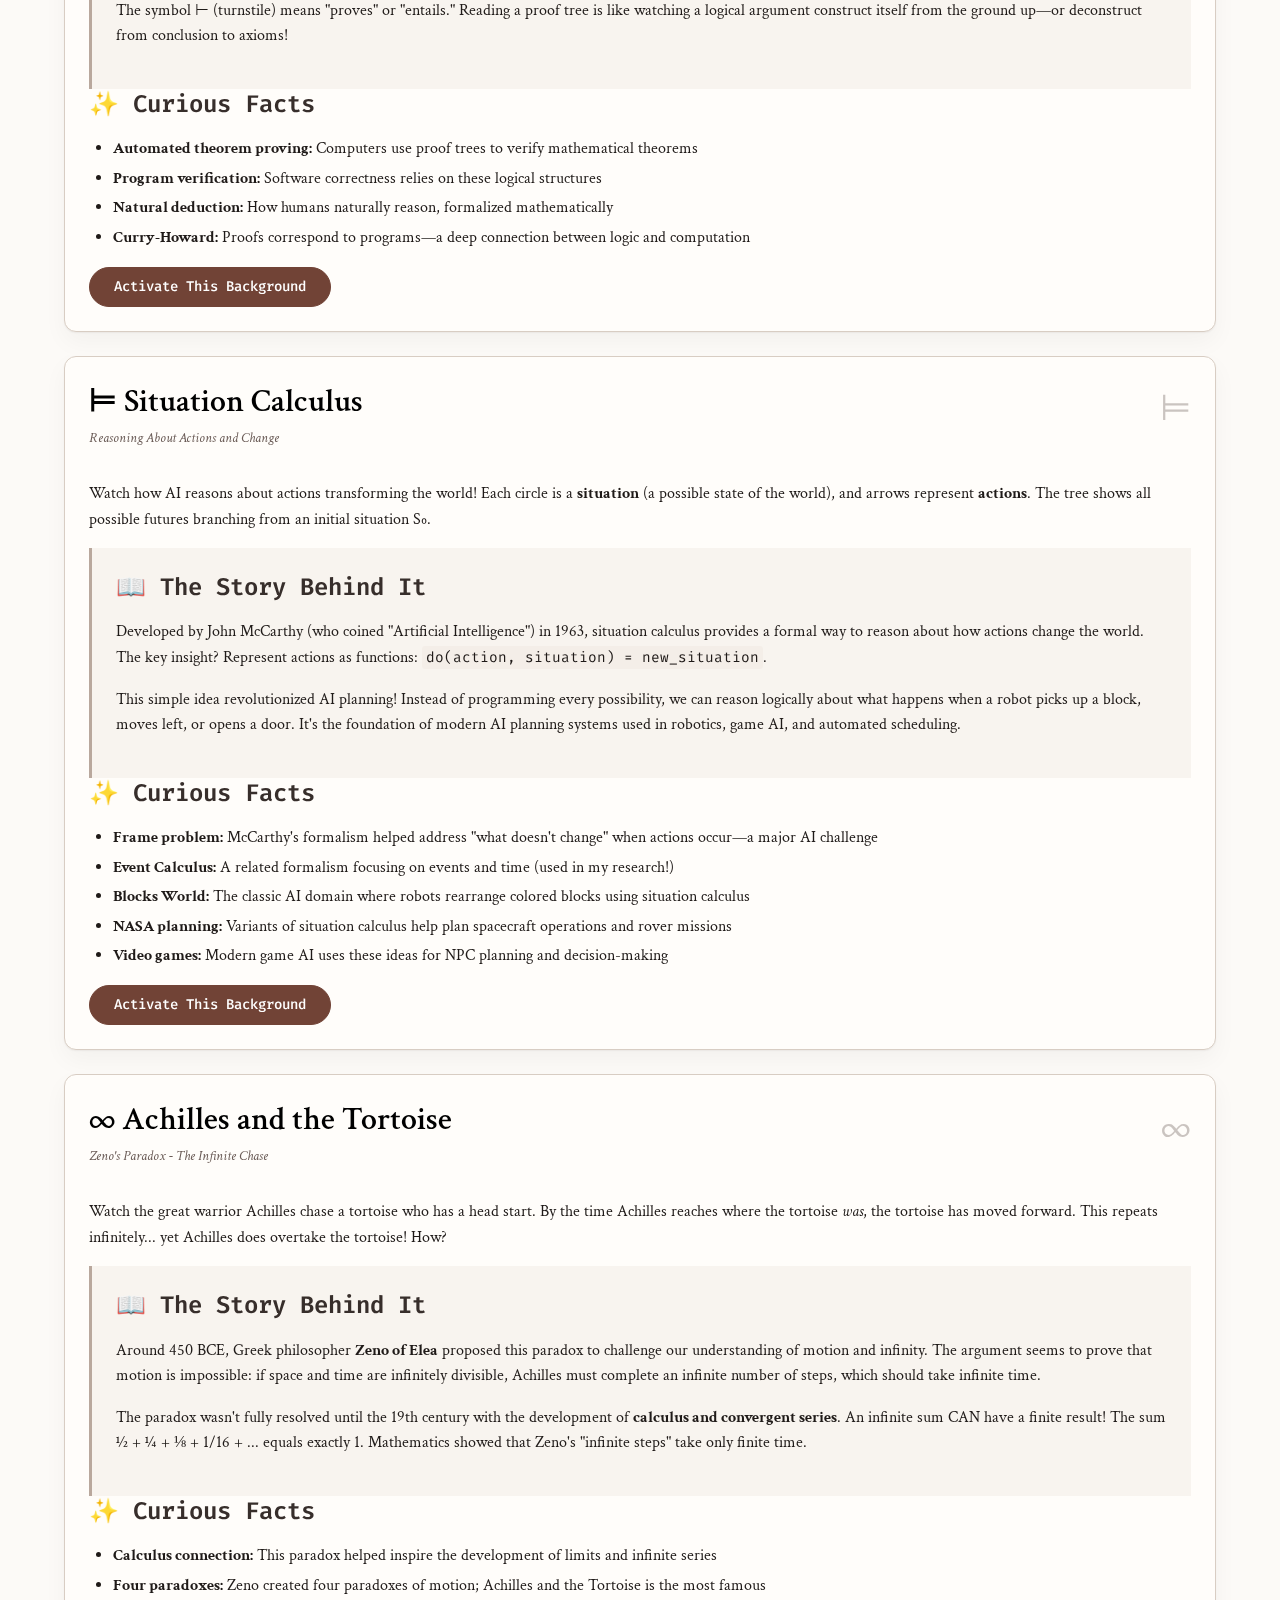
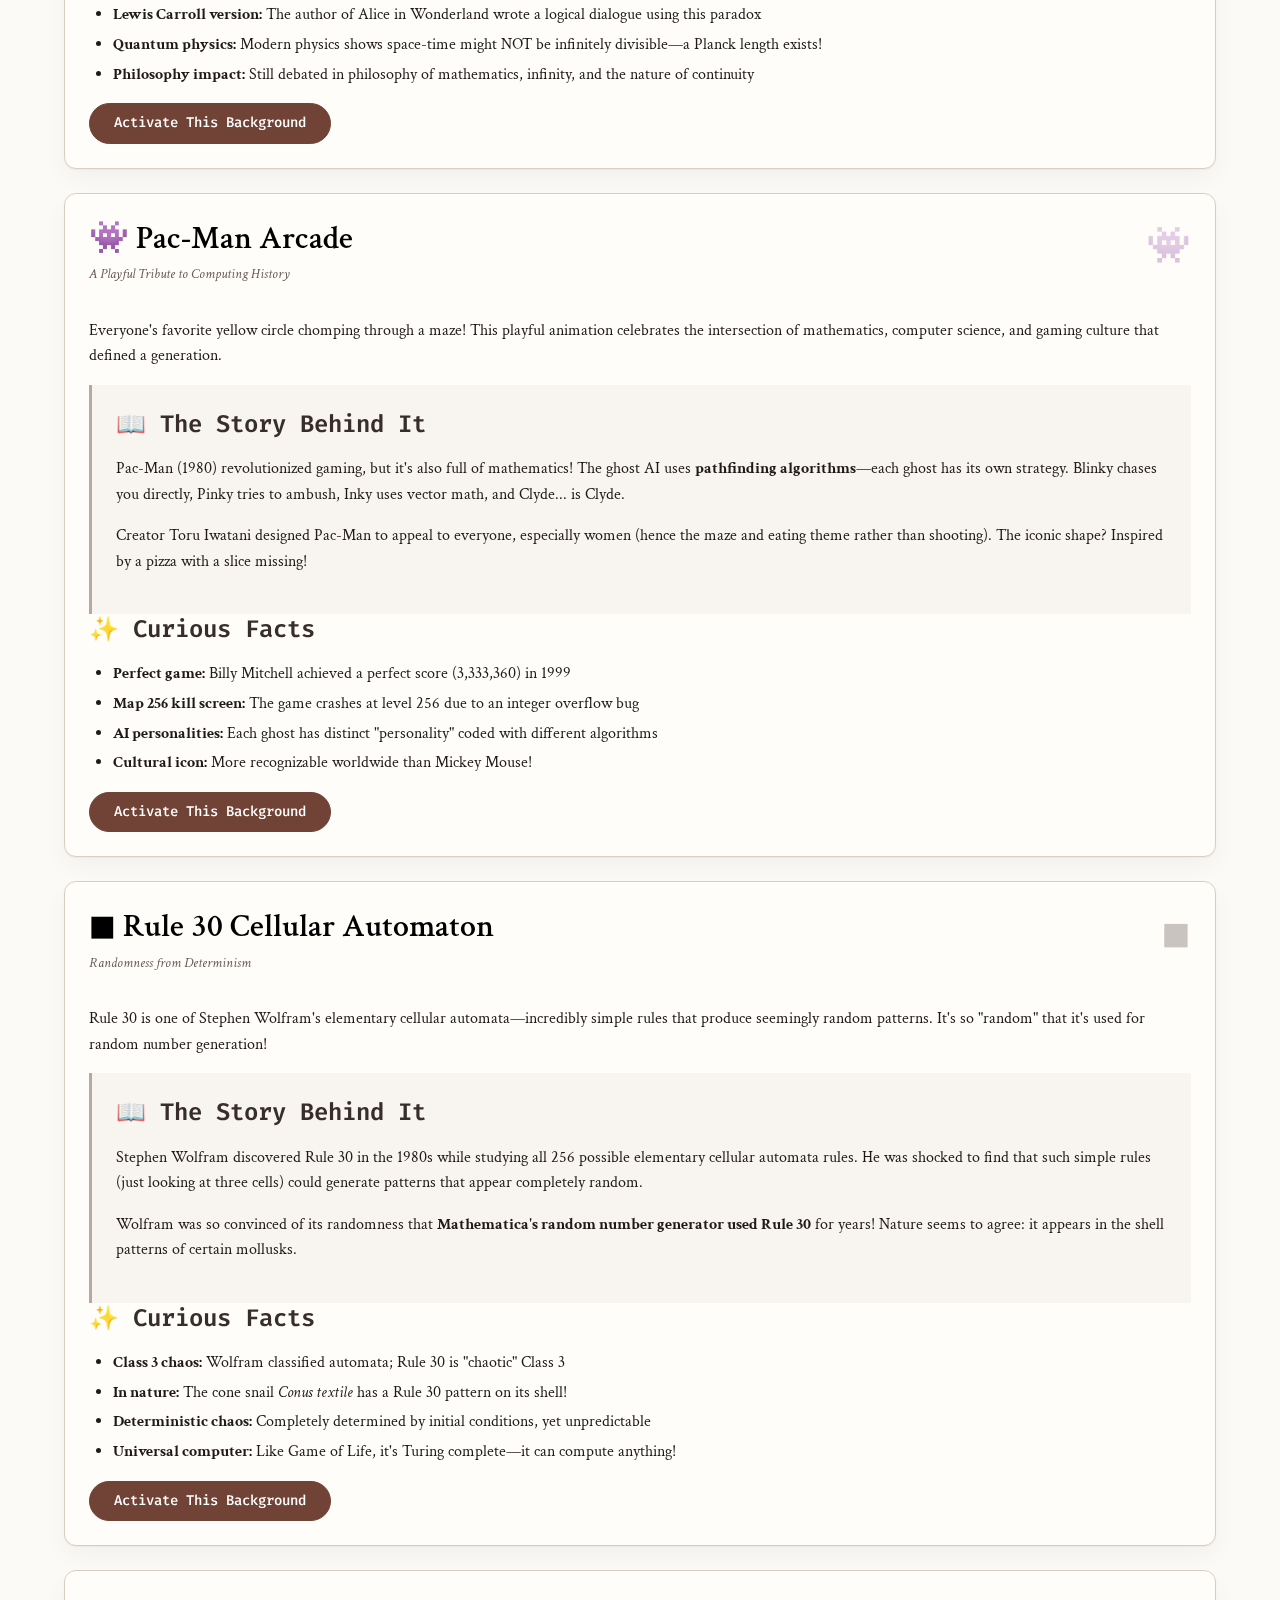
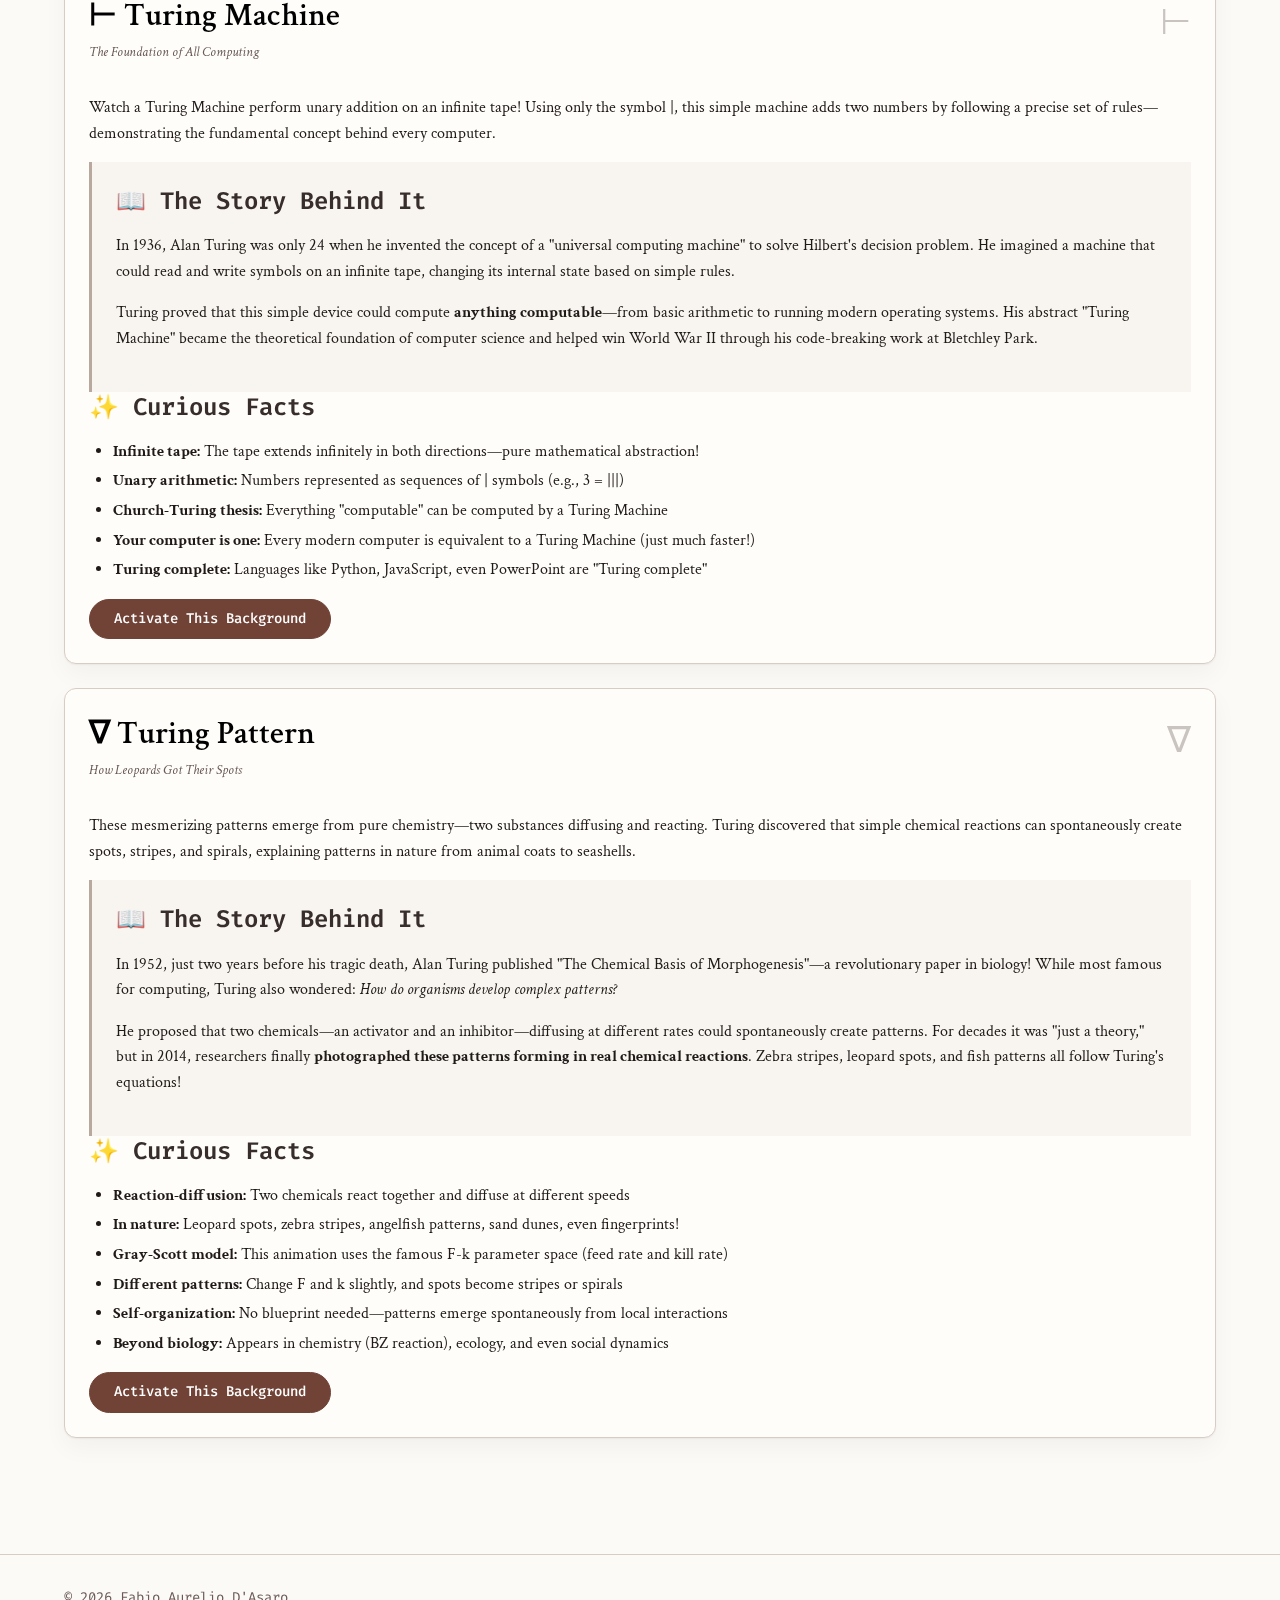
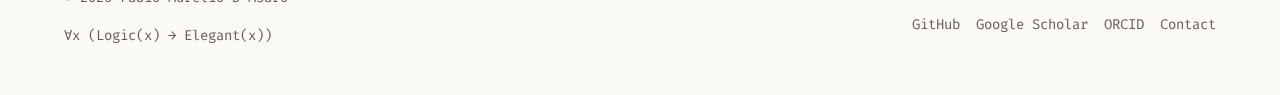
<file: backgrounds.html>
<!DOCTYPE html>
<html lang="en">
<head>
  <meta charset="UTF-8">
  <meta name="viewport" content="width=device-width, initial-scale=1.0">
  <meta http-equiv="Permissions-Policy" content="interest-cohort=()">
  <meta name="description" content="Discover the mathematical curiosities behind the animated backgrounds - from Conway's Game of Life to the Fibonacci Spiral.">
  <meta name="author" content="Fabio Aurelio D'Asaro">

  <title>Mathematical Backgrounds - Fabio Aurelio D'Asaro</title>

  <!-- Stylesheets -->
  <link rel="stylesheet" href="css/main.css">
  <link rel="stylesheet" href="css/animations.css">
  <link rel="stylesheet" href="css/responsive.css">

</head>
<body data-page="backgrounds">
  <!-- Mathematical Background Canvas -->
  <canvas id="bg-animation-canvas"></canvas>
  <button id="animation-toggle" class="animation-toggle" aria-label="Toggle background animation" title="Toggle animation (A)">
    <span class="symbol">∀</span>
  </button>

  <!-- Navigation (dynamically injected by navigation.js) -->
  <div id="nav-placeholder"></div>

  <!-- Main Content -->
  <main>
    <section id="backgrounds">
      <div class="container">
        <h1 class="fade-in">Mathematical Curiosities</h1>

        <div class="intro-text">
          <p><strong>The backgrounds on this website aren't just decoration—they're living mathematical phenomena!</strong></p>
          <p>Each animation represents a different concept from mathematics, computer science, or logic. Click any "Activate" button below to switch the background and watch these beautiful patterns come to life.</p>
          <p><em>Pro tip: Press 'A' on your keyboard to cycle through different animations at any time!</em></p>
        </div>

        <!-- Conway's Game of Life -->
        <div class="animation-card" data-animation="gameOfLife">
          <div class="animation-header">
            <div class="animation-title">
              <h2>⊞ Conway's Game of Life</h2>
              <p class="animation-subtitle">The Universe in Four Simple Rules</p>
            </div>
            <div class="animation-symbol">⊞</div>
          </div>

          <div class="animation-description">
            <p>Imagine a universe where cells live, die, and reproduce according to just four rules. That's Conway's Game of Life—a "zero-player game" where you set up initial conditions and watch evolution unfold.</p>
          </div>

          <div class="animation-story">
            <h3>📖 The Story Behind It</h3>
            <p>Created by mathematician John Conway in 1970, this isn't really a game—it's a cellular automaton. Conway wanted to create the simplest possible system that could support complex behavior. He succeeded beyond imagination: the Game of Life is <strong>Turing complete</strong>, meaning it can theoretically simulate any computer!</p>
            <p>Tragically, Conway died in April 2020 from COVID-19. His simple rules continue to fascinate mathematicians, physicists, and computer scientists worldwide.</p>
          </div>

          <div class="animation-facts">
            <h3>✨ Curious Facts</h3>
            <ul>
              <li><strong>Four Rules:</strong> Birth (3 neighbors), Survival (2-3 neighbors), Death (loneliness or overcrowding)</li>
              <li><strong>Patterns have names:</strong> "Gliders" travel across space, "Blinkers" oscillate, "Still lifes" never change</li>
              <li><strong>Unexpected complexity:</strong> People have built entire computers inside the Game of Life!</li>
              <li><strong>Philosophy:</strong> It demonstrates how complex behavior emerges from simple rules—relevant to biology, physics, and philosophy</li>
            </ul>
          </div>

          <button class="btn btn-primary activate-btn" onclick="activateAnimation('gameOfLife', this)">Activate This Background</button>
        </div>

        <!-- Fibonacci Spiral -->
        <div class="animation-card" data-animation="fibonacci">
          <div class="animation-header">
            <div class="animation-title">
              <h2>φ Fibonacci Spiral</h2>
              <p class="animation-subtitle">Nature's Favorite Pattern</p>
            </div>
            <div class="animation-symbol">φ</div>
          </div>

          <div class="animation-description">
            <p>The Fibonacci sequence (1, 1, 2, 3, 5, 8, 13...) appears everywhere in nature: flower petals, pinecones, hurricanes, galaxies. When you draw squares with Fibonacci side lengths and connect their corners, you get this elegant spiral.</p>
          </div>

          <div class="animation-story">
            <h3>📖 The Story Behind It</h3>
            <p>Leonardo Fibonacci introduced this sequence to Europe in 1202 while solving a rabbit breeding problem! But the sequence was actually known to Indian mathematicians centuries earlier. The ratio between consecutive Fibonacci numbers approaches φ (phi) ≈ 1.618, called the <strong>Golden Ratio</strong>.</p>
            <p>Ancient Greeks considered it the most aesthetically pleasing proportion. The Parthenon, Leonardo da Vinci's paintings, and even credit cards use these proportions!</p>
          </div>

          <div class="animation-facts">
            <h3>✨ Curious Facts</h3>
            <ul>
              <li><strong>In nature:</strong> Sunflower seeds spiral in Fibonacci numbers (often 34 and 55 spirals)</li>
              <li><strong>In art:</strong> Salvador Dalí's "The Sacrament of the Last Supper" is a perfect golden rectangle</li>
              <li><strong>In music:</strong> Many compositions use Fibonacci numbers for timing and structure</li>
              <li><strong>In your body:</strong> The ratio of your forearm to hand is approximately φ!</li>
            </ul>
          </div>

          <button class="btn btn-primary activate-btn" onclick="activateAnimation('fibonacci', this)">Activate This Background</button>
        </div>

        <!-- Fibonacci Boxes -->
        <div class="animation-card" data-animation="fibonacciBoxes">
          <div class="animation-header">
            <div class="animation-title">
              <h2>□ Fibonacci Boxes</h2>
              <p class="animation-subtitle">Building Blocks of the Golden Ratio</p>
            </div>
            <div class="animation-symbol">□</div>
          </div>

          <div class="animation-description">
            <p>Watch the classic Fibonacci rectangles emerge one by one! Each square has a side length from the Fibonacci sequence (1, 1, 2, 3, 5, 8, 13...), and when arranged in their iconic spiral pattern, they perfectly demonstrate how the golden ratio emerges from simple addition.</p>
          </div>

          <div class="animation-story">
            <h3>📖 The Story Behind It</h3>
            <p>This is the <strong>original geometric visualization</strong> of the Fibonacci sequence! When you arrange squares with Fibonacci side lengths in a spiral, each new square fits perfectly against the two previous ones—just like each Fibonacci number is the sum of the two before it.</p>
            <p>If you draw a quarter-circle arc in each square, connecting opposite corners, you get the famous Fibonacci spiral. This construction was known to Renaissance artists and architects who used it to create "divine proportions" in their work.</p>
          </div>

          <div class="animation-facts">
            <h3>✨ Curious Facts</h3>
            <ul>
              <li><strong>Perfect fit:</strong> The ratio of consecutive rectangle dimensions approaches φ (1.618...) as the sequence grows</li>
              <li><strong>Self-similarity:</strong> Each new Fibonacci rectangle is similar to the overall shape—a fractal property!</li>
              <li><strong>In architecture:</strong> Le Corbusier's "Modulor" system used Fibonacci rectangles for human-scaled design</li>
              <li><strong>In trading:</strong> Stock traders use Fibonacci rectangles to predict market movements (though results vary!)</li>
              <li><strong>Mathematical beauty:</strong> The spiral they form is called an "equiangular spiral"—it keeps the same shape as it grows</li>
            </ul>
          </div>

          <button class="btn btn-primary activate-btn" onclick="activateAnimation('fibonacciBoxes', this)">Activate This Background</button>
        </div>

        <!-- Prime Spiral (Ulam Spiral) -->
        <div class="animation-card" data-animation="primes">
          <div class="animation-header">
            <div class="animation-title">
              <h2>⊢ Prime Number Spiral</h2>
              <p class="animation-subtitle">The Mysterious Pattern in Chaos</p>
            </div>
            <div class="animation-symbol">⊢</div>
          </div>

          <div class="animation-description">
            <p>Prime numbers (2, 3, 5, 7, 11...) seem random, but when you arrange them in a spiral, mysterious diagonal patterns emerge. This is the Ulam Spiral—an unexpected order in what appears to be mathematical chaos.</p>
          </div>

          <div class="animation-story">
            <h3>📖 The Story Behind It</h3>
            <p>Polish mathematician Stanisław Ulam discovered this in 1963 while <strong>doodling during a boring presentation</strong>! He wrote numbers in a spiral and circled the primes. To his astonishment, they aligned in diagonal lines. Nobody fully understands why.</p>
            <p>This simple doodle revealed something deep about number theory that mathematicians still don't completely understand. It's a reminder that major discoveries can come from playful curiosity!</p>
          </div>

          <div class="animation-facts">
            <h3>✨ Curious Facts</h3>
            <ul>
              <li><strong>Still unsolved:</strong> Why do primes form diagonal patterns? It's connected to polynomial expressions</li>
              <li><strong>Infinite mystery:</strong> There are infinitely many primes (proven by Euclid ~300 BCE)</li>
              <li><strong>Cryptography:</strong> Your internet security relies on the difficulty of factoring large primes</li>
              <li><strong>Prime gap records:</strong> The largest known prime has over 24 million digits!</li>
            </ul>
          </div>

          <button class="btn btn-primary activate-btn" onclick="activateAnimation('primes', this)">Activate This Background</button>
        </div>

        <!-- Riemann Zeta -->
        <div class="animation-card" data-animation="riemann">
          <div class="animation-header">
            <div class="animation-title">
              <h2>ζ Riemann Zeta Function</h2>
              <p class="animation-subtitle">The $1,000,000 Problem</p>
            </div>
            <div class="animation-symbol">ζ</div>
          </div>

          <div class="animation-description">
            <p>This animation visualizes the Riemann Zeta function on the complex plane—a function so important that solving its biggest mystery (the Riemann Hypothesis) is worth $1 million from the Clay Mathematics Institute.</p>
          </div>

          <div class="animation-story">
            <h3>📖 The Story Behind It</h3>
            <p>Bernhard Riemann proposed his hypothesis in 1859: "All non-trivial zeros of the zeta function have real part ½." This simple statement connects prime numbers to complex analysis in a way nobody expected. The critical line (where Re(s) = ½) is where all the action happens.</p>
            <p>It's been tested for trillions of zeros—all on the critical line! But until someone proves it's <em>always</em> true, mathematics holds its breath.</p>
          </div>

          <div class="animation-facts">
            <h3>✨ Curious Facts</h3>
            <ul>
              <li><strong>Prime connection:</strong> The zeta function encodes the distribution of all prime numbers</li>
              <li><strong>$1M prize:</strong> It's one of the seven Millennium Prize Problems</li>
              <li><strong>Physics too:</strong> Appears in quantum mechanics and statistical mechanics</li>
              <li><strong>Musical analogy:</strong> Zeros of the zeta function are like the "harmonics" of prime numbers</li>
            </ul>
          </div>

          <button class="btn btn-primary activate-btn" onclick="activateAnimation('riemann', this)">Activate This Background</button>
        </div>

        <!-- Mandelbrot Set -->
        <div class="animation-card" data-animation="mandelbrot">
          <div class="animation-header">
            <div class="animation-title">
              <h2>∞ Mandelbrot Set</h2>
              <p class="animation-subtitle">Infinite Complexity from a Simple Formula</p>
            </div>
            <div class="animation-symbol">∞</div>
          </div>

          <div class="animation-description">
            <p>Perhaps the most famous fractal of all—the Mandelbrot Set is infinitely complex, yet defined by the simple formula z → z² + c. No matter how far you zoom in, you'll always find new, intricate patterns.</p>
          </div>

          <div class="animation-story">
            <h3>📖 The Story Behind It</h3>
            <p>Benoît Mandelbrot discovered this set in 1980 while working at IBM. He was studying complex dynamical systems and rendered the first computer-generated images of the set. The boundary between order and chaos creates that iconic shape—sometimes called the "Mandelbrot bug."</p>
            <p>Mandelbrot coined the term "fractal" from the Latin <em>fractus</em> (broken). The set's boundary is <strong>infinitely detailed</strong>—you can zoom forever and always find new structures!</p>
          </div>

          <div class="animation-facts">
            <h3>✨ Curious Facts</h3>
            <ul>
              <li><strong>Self-similar:</strong> Tiny copies of the entire set hide within itself</li>
              <li><strong>Dimension:</strong> The boundary has a fractal dimension of 2 (not quite 1D, not quite 2D!)</li>
              <li><strong>Connected:</strong> Despite appearances, the entire set is one continuous piece</li>
              <li><strong>Pop culture:</strong> Featured in music videos, art, and even fashion designs</li>
            </ul>
          </div>

          <button class="btn btn-primary activate-btn" onclick="activateAnimation('mandelbrot', this)">Activate This Background</button>
        </div>

        <!-- Proof Tree -->
        <div class="animation-card" data-animation="proofTree">
          <div class="animation-header">
            <div class="animation-title">
              <h2>⊢ Logical Proof Tree</h2>
              <p class="animation-subtitle">How Mathematicians Think</p>
            </div>
            <div class="animation-symbol">⊢</div>
          </div>

          <div class="animation-description">
            <p>This animation shows a proof tree growing—a visual representation of logical deduction. Each branch represents an inference step, building from axioms to conclusions. It's how mathematical proofs are structured!</p>
          </div>

          <div class="animation-story">
            <h3>📖 The Story Behind It</h3>
            <p>Proof trees formalize what mathematicians do instinctively: break complex arguments into simpler steps. This visual approach originated with Gerhard Gentzen's <strong>sequent calculus</strong> in the 1930s, revolutionizing mathematical logic.</p>
            <p>The symbol ⊢ (turnstile) means "proves" or "entails." Reading a proof tree is like watching a logical argument construct itself from the ground up—or deconstruct from conclusion to axioms!</p>
          </div>

          <div class="animation-facts">
            <h3>✨ Curious Facts</h3>
            <ul>
              <li><strong>Automated theorem proving:</strong> Computers use proof trees to verify mathematical theorems</li>
              <li><strong>Program verification:</strong> Software correctness relies on these logical structures</li>
              <li><strong>Natural deduction:</strong> How humans naturally reason, formalized mathematically</li>
              <li><strong>Curry-Howard:</strong> Proofs correspond to programs—a deep connection between logic and computation</li>
            </ul>
          </div>

          <button class="btn btn-primary activate-btn" onclick="activateAnimation('proofTree', this)">Activate This Background</button>
        </div>

        <!-- Situation Calculus -->
        <div class="animation-card" data-animation="situationCalculus">
          <div class="animation-header">
            <div class="animation-title">
              <h2>⊨ Situation Calculus</h2>
              <p class="animation-subtitle">Reasoning About Actions and Change</p>
            </div>
            <div class="animation-symbol">⊨</div>
          </div>

          <div class="animation-description">
            <p>Watch how AI reasons about actions transforming the world! Each circle is a <strong>situation</strong> (a possible state of the world), and arrows represent <strong>actions</strong>. The tree shows all possible futures branching from an initial situation S₀.</p>
          </div>

          <div class="animation-story">
            <h3>📖 The Story Behind It</h3>
            <p>Developed by John McCarthy (who coined "Artificial Intelligence") in 1963, situation calculus provides a formal way to reason about how actions change the world. The key insight? Represent actions as functions: <code>do(action, situation) = new_situation</code>.</p>
            <p>This simple idea revolutionized AI planning! Instead of programming every possibility, we can reason logically about what happens when a robot picks up a block, moves left, or opens a door. It's the foundation of modern AI planning systems used in robotics, game AI, and automated scheduling.</p>
          </div>

          <div class="animation-facts">
            <h3>✨ Curious Facts</h3>
            <ul>
              <li><strong>Frame problem:</strong> McCarthy's formalism helped address "what doesn't change" when actions occur—a major AI challenge</li>
              <li><strong>Event Calculus:</strong> A related formalism focusing on events and time (used in my research!)</li>
              <li><strong>Blocks World:</strong> The classic AI domain where robots rearrange colored blocks using situation calculus</li>
              <li><strong>NASA planning:</strong> Variants of situation calculus help plan spacecraft operations and rover missions</li>
              <li><strong>Video games:</strong> Modern game AI uses these ideas for NPC planning and decision-making</li>
            </ul>
          </div>

          <button class="btn btn-primary activate-btn" onclick="activateAnimation('situationCalculus', this)">Activate This Background</button>
        </div>

        <!-- Achilles and the Tortoise -->
        <div class="animation-card" data-animation="achillesAndTortoise">
          <div class="animation-header">
            <div class="animation-title">
              <h2>∞ Achilles and the Tortoise</h2>
              <p class="animation-subtitle">Zeno's Paradox - The Infinite Chase</p>
            </div>
            <div class="animation-symbol">∞</div>
          </div>

          <div class="animation-description">
            <p>Watch the great warrior Achilles chase a tortoise who has a head start. By the time Achilles reaches where the tortoise <em>was</em>, the tortoise has moved forward. This repeats infinitely... yet Achilles does overtake the tortoise! How?</p>
          </div>

          <div class="animation-story">
            <h3>📖 The Story Behind It</h3>
            <p>Around 450 BCE, Greek philosopher <strong>Zeno of Elea</strong> proposed this paradox to challenge our understanding of motion and infinity. The argument seems to prove that motion is impossible: if space and time are infinitely divisible, Achilles must complete an infinite number of steps, which should take infinite time.</p>
            <p>The paradox wasn't fully resolved until the 19th century with the development of <strong>calculus and convergent series</strong>. An infinite sum CAN have a finite result! The sum ½ + ¼ + ⅛ + 1/16 + ... equals exactly 1. Mathematics showed that Zeno's "infinite steps" take only finite time.</p>
          </div>

          <div class="animation-facts">
            <h3>✨ Curious Facts</h3>
            <ul>
              <li><strong>Calculus connection:</strong> This paradox helped inspire the development of limits and infinite series</li>
              <li><strong>Four paradoxes:</strong> Zeno created four paradoxes of motion; Achilles and the Tortoise is the most famous</li>
              <li><strong>Lewis Carroll version:</strong> The author of Alice in Wonderland wrote a logical dialogue using this paradox</li>
              <li><strong>Quantum physics:</strong> Modern physics shows space-time might NOT be infinitely divisible—a Planck length exists!</li>
              <li><strong>Philosophy impact:</strong> Still debated in philosophy of mathematics, infinity, and the nature of continuity</li>
            </ul>
          </div>

          <button class="btn btn-primary activate-btn" onclick="activateAnimation('achillesAndTortoise', this)">Activate This Background</button>
        </div>

        <!-- Pac-Man -->
        <div class="animation-card" data-animation="pacman">
          <div class="animation-header">
            <div class="animation-title">
              <h2>👾 Pac-Man Arcade</h2>
              <p class="animation-subtitle">A Playful Tribute to Computing History</p>
            </div>
            <div class="animation-symbol">👾</div>
          </div>

          <div class="animation-description">
            <p>Everyone's favorite yellow circle chomping through a maze! This playful animation celebrates the intersection of mathematics, computer science, and gaming culture that defined a generation.</p>
          </div>

          <div class="animation-story">
            <h3>📖 The Story Behind It</h3>
            <p>Pac-Man (1980) revolutionized gaming, but it's also full of mathematics! The ghost AI uses <strong>pathfinding algorithms</strong>—each ghost has its own strategy. Blinky chases you directly, Pinky tries to ambush, Inky uses vector math, and Clyde... is Clyde.</p>
            <p>Creator Toru Iwatani designed Pac-Man to appeal to everyone, especially women (hence the maze and eating theme rather than shooting). The iconic shape? Inspired by a pizza with a slice missing!</p>
          </div>

          <div class="animation-facts">
            <h3>✨ Curious Facts</h3>
            <ul>
              <li><strong>Perfect game:</strong> Billy Mitchell achieved a perfect score (3,333,360) in 1999</li>
              <li><strong>Map 256 kill screen:</strong> The game crashes at level 256 due to an integer overflow bug</li>
              <li><strong>AI personalities:</strong> Each ghost has distinct "personality" coded with different algorithms</li>
              <li><strong>Cultural icon:</strong> More recognizable worldwide than Mickey Mouse!</li>
            </ul>
          </div>

          <button class="btn btn-primary activate-btn" onclick="activateAnimation('pacman', this)">Activate This Background</button>
        </div>

        <!-- Rule 30 -->
        <div class="animation-card" data-animation="rule30">
          <div class="animation-header">
            <div class="animation-title">
              <h2>◼ Rule 30 Cellular Automaton</h2>
              <p class="animation-subtitle">Randomness from Determinism</p>
            </div>
            <div class="animation-symbol">◼</div>
          </div>

          <div class="animation-description">
            <p>Rule 30 is one of Stephen Wolfram's elementary cellular automata—incredibly simple rules that produce seemingly random patterns. It's so "random" that it's used for random number generation!</p>
          </div>

          <div class="animation-story">
            <h3>📖 The Story Behind It</h3>
            <p>Stephen Wolfram discovered Rule 30 in the 1980s while studying all 256 possible elementary cellular automata rules. He was shocked to find that such simple rules (just looking at three cells) could generate patterns that appear completely random.</p>
            <p>Wolfram was so convinced of its randomness that <strong>Mathematica's random number generator used Rule 30</strong> for years! Nature seems to agree: it appears in the shell patterns of certain mollusks.</p>
          </div>

          <div class="animation-facts">
            <h3>✨ Curious Facts</h3>
            <ul>
              <li><strong>Class 3 chaos:</strong> Wolfram classified automata; Rule 30 is "chaotic" Class 3</li>
              <li><strong>In nature:</strong> The cone snail <em>Conus textile</em> has a Rule 30 pattern on its shell!</li>
              <li><strong>Deterministic chaos:</strong> Completely determined by initial conditions, yet unpredictable</li>
              <li><strong>Universal computer:</strong> Like Game of Life, it's Turing complete—it can compute anything!</li>
            </ul>
          </div>

          <button class="btn btn-primary activate-btn" onclick="activateAnimation('rule30', this)">Activate This Background</button>
        </div>

        <!-- Turing Machine -->
        <div class="animation-card" data-animation="turingMachine">
          <div class="animation-header">
            <div class="animation-title">
              <h2>⊢ Turing Machine</h2>
              <p class="animation-subtitle">The Foundation of All Computing</p>
            </div>
            <div class="animation-symbol">⊢</div>
          </div>

          <div class="animation-description">
            <p>Watch a Turing Machine perform unary addition on an infinite tape! Using only the symbol |, this simple machine adds two numbers by following a precise set of rules—demonstrating the fundamental concept behind every computer.</p>
          </div>

          <div class="animation-story">
            <h3>📖 The Story Behind It</h3>
            <p>In 1936, Alan Turing was only 24 when he invented the concept of a "universal computing machine" to solve Hilbert's decision problem. He imagined a machine that could read and write symbols on an infinite tape, changing its internal state based on simple rules.</p>
            <p>Turing proved that this simple device could compute <strong>anything computable</strong>—from basic arithmetic to running modern operating systems. His abstract "Turing Machine" became the theoretical foundation of computer science and helped win World War II through his code-breaking work at Bletchley Park.</p>
          </div>

          <div class="animation-facts">
            <h3>✨ Curious Facts</h3>
            <ul>
              <li><strong>Infinite tape:</strong> The tape extends infinitely in both directions—pure mathematical abstraction!</li>
              <li><strong>Unary arithmetic:</strong> Numbers represented as sequences of | symbols (e.g., 3 = |||)</li>
              <li><strong>Church-Turing thesis:</strong> Everything "computable" can be computed by a Turing Machine</li>
              <li><strong>Your computer is one:</strong> Every modern computer is equivalent to a Turing Machine (just much faster!)</li>
              <li><strong>Turing complete:</strong> Languages like Python, JavaScript, even PowerPoint are "Turing complete"</li>
            </ul>
          </div>

          <button class="btn btn-primary activate-btn" onclick="activateAnimation('turingMachine', this)">Activate This Background</button>
        </div>

        <!-- Turing Pattern (Morphogenesis) -->
        <div class="animation-card" data-animation="turingPattern">
          <div class="animation-header">
            <div class="animation-title">
              <h2>∇ Turing Pattern</h2>
              <p class="animation-subtitle">How Leopards Got Their Spots</p>
            </div>
            <div class="animation-symbol">∇</div>
          </div>

          <div class="animation-description">
            <p>These mesmerizing patterns emerge from pure chemistry—two substances diffusing and reacting. Turing discovered that simple chemical reactions can spontaneously create spots, stripes, and spirals, explaining patterns in nature from animal coats to seashells.</p>
          </div>

          <div class="animation-story">
            <h3>📖 The Story Behind It</h3>
            <p>In 1952, just two years before his tragic death, Alan Turing published "The Chemical Basis of Morphogenesis"—a revolutionary paper in biology! While most famous for computing, Turing also wondered: <em>How do organisms develop complex patterns?</em></p>
            <p>He proposed that two chemicals—an activator and an inhibitor—diffusing at different rates could spontaneously create patterns. For decades it was "just a theory," but in 2014, researchers finally <strong>photographed these patterns forming in real chemical reactions</strong>. Zebra stripes, leopard spots, and fish patterns all follow Turing's equations!</p>
          </div>

          <div class="animation-facts">
            <h3>✨ Curious Facts</h3>
            <ul>
              <li><strong>Reaction-diffusion:</strong> Two chemicals react together and diffuse at different speeds</li>
              <li><strong>In nature:</strong> Leopard spots, zebra stripes, angelfish patterns, sand dunes, even fingerprints!</li>
              <li><strong>Gray-Scott model:</strong> This animation uses the famous F-k parameter space (feed rate and kill rate)</li>
              <li><strong>Different patterns:</strong> Change F and k slightly, and spots become stripes or spirals</li>
              <li><strong>Self-organization:</strong> No blueprint needed—patterns emerge spontaneously from local interactions</li>
              <li><strong>Beyond biology:</strong> Appears in chemistry (BZ reaction), ecology, and even social dynamics</li>
            </ul>
          </div>

          <button class="btn btn-primary activate-btn" onclick="activateAnimation('turingPattern', this)">Activate This Background</button>
        </div>

      </div>
    </section>
  </main>

  <!-- Footer -->
  <footer>
    <div class="footer-content">
      <div class="footer-text">
        <p>&copy; <span class="footer-year">2025</span> <span id="footer-name">Loading...</span></p>
        <p>∀x (Logic(x) → Elegant(x))</p>
      </div>
      <ul class="footer-links">
        <li><a href="https://github.com/dasaro" target="_blank" rel="noopener" id="footer-github">GitHub</a></li>
        <li><a href="https://scholar.google.com" target="_blank" rel="noopener" id="footer-scholar">Google Scholar</a></li>
        <li><a href="https://orcid.org" target="_blank" rel="noopener" id="footer-orcid">ORCID</a></li>
        <li><a href="contact.html">Contact</a></li>
      </ul>
    </div>
  </footer>

  <!-- Scripts -->
    <script src="js/navigation.js?v=31"></script>
  <script src="js/main.js?v=31"></script>
  <script type="module" src="js/animations/AnimationController.js?v=31"></script>
  <script src="js/logical-symbols.js?v=32"></script>

  <script>
    // Track currently active animation
    let currentActiveBtn = null;

    // Function to activate a specific animation
    function activateAnimation(animationKey, button) {
      // Remove active class from previously active button
      if (currentActiveBtn) {
        currentActiveBtn.classList.remove('active');
      }

      // Remove active class from all cards
      document.querySelectorAll('.animation-card').forEach(card => {
        card.classList.remove('active');
      });

      // Add active class to current button and card
      button.classList.add('active');
      const card = button.closest('.animation-card');
      if (card) {
        card.classList.add('active');
      }

      currentActiveBtn = button;

      // Start the animation using the global controller
      if (window.animationController) {
        window.animationController.start(animationKey);
        console.log(`[backgrounds.html] Activated animation: ${animationKey}`);
      } else {
        console.warn('[backgrounds.html] Animation controller not yet initialized, retrying...');
        // Retry after a short delay
        setTimeout(() => {
          if (window.animationController) {
            window.animationController.start(animationKey);
          }
        }, 500);
      }
    }

    // On page load, detect which animation is running and mark it as active
    document.addEventListener('DOMContentLoaded', () => {
      // Wait a bit for the animation controller to initialize
      setTimeout(() => {
        if (window.animationController && window.animationController.currentAnimation) {
          const currentKey = window.animationController.currentAnimation.constructor.name
            .replace('GameOfLife', 'gameOfLife')
            .replace('FibonacciSpiral', 'fibonacci')
            .replace('PrimeSpiral', 'primes')
            .replace('RiemannZeta', 'riemann')
            .replace('MandelbrotSet', 'mandelbrot')
            .replace('ProofTree', 'proofTree')
            .replace('PacMan', 'pacman')
            .replace('Rule30', 'rule30');

          // Find and activate the corresponding card
          const card = document.querySelector(`[data-animation="${currentKey}"]`);
          if (card) {
            const btn = card.querySelector('.activate-btn');
            if (btn) {
              btn.classList.add('active');
              card.classList.add('active');
              currentActiveBtn = btn;
            }
          }
        }
      }, 1000);
    });
  </script>
</body>
</html>
</file>
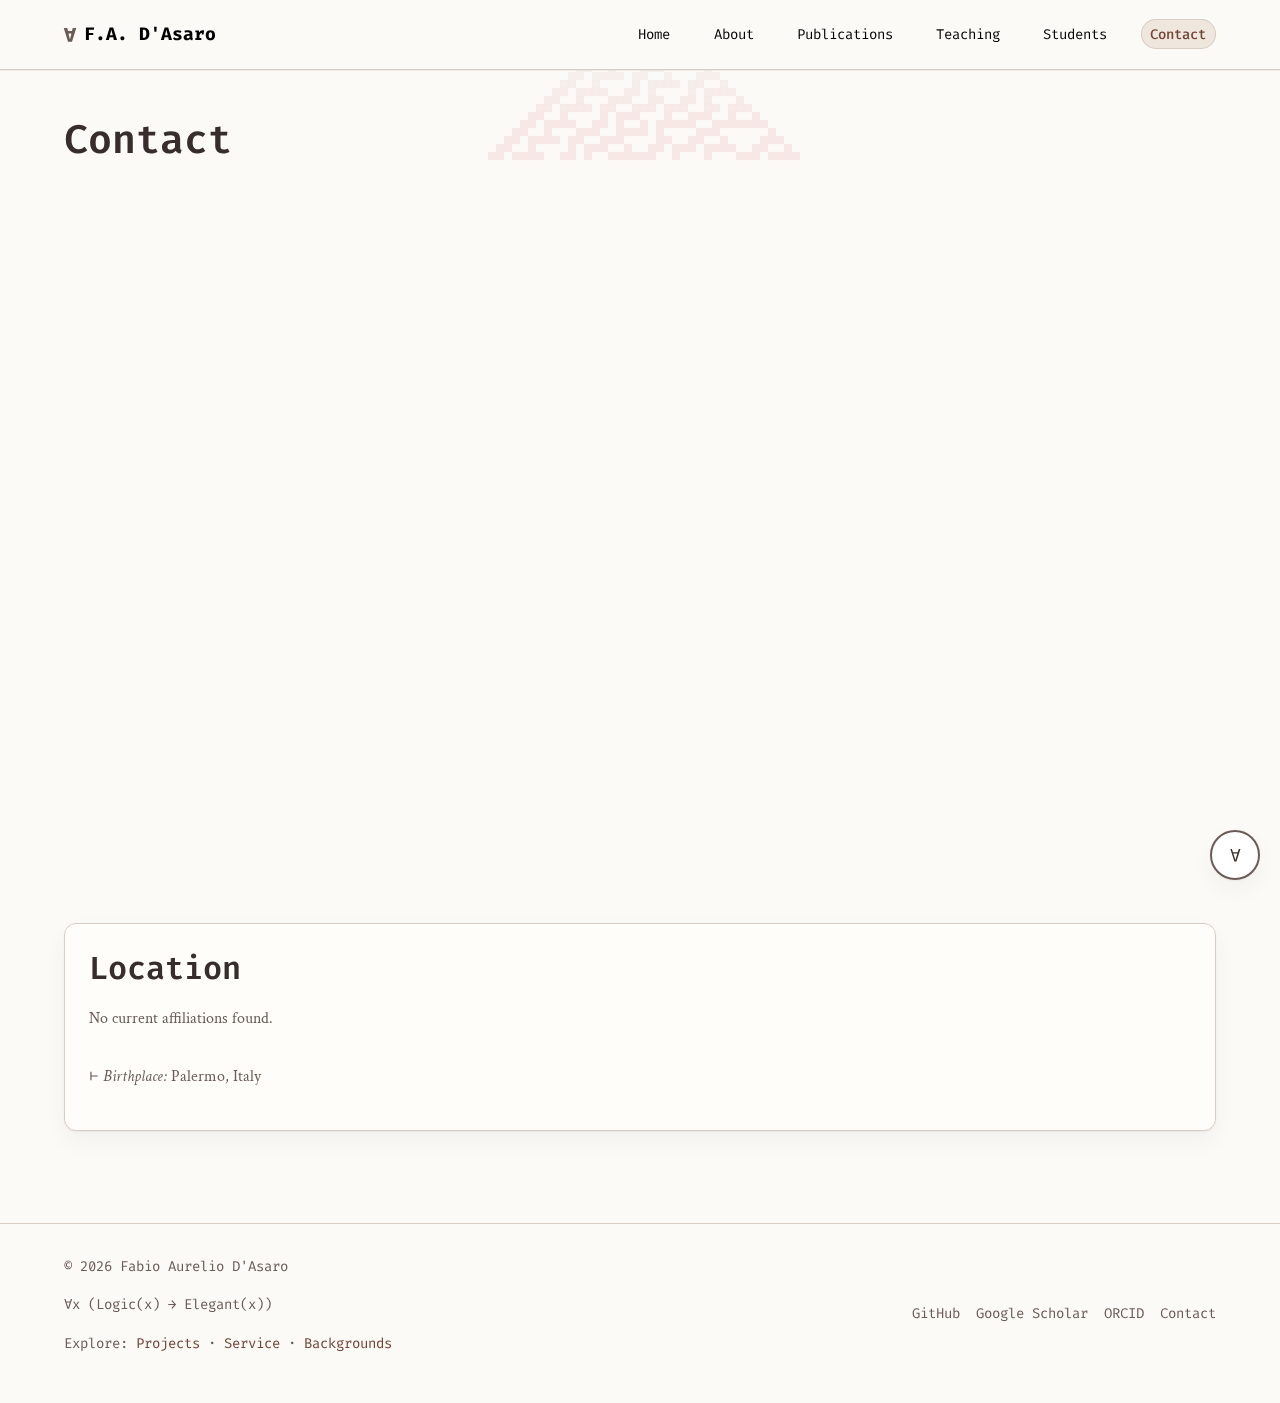
<file: contact.html>
<!DOCTYPE html>
<html lang="en">
<head>
  <meta charset="UTF-8">
  <meta name="viewport" content="width=device-width, initial-scale=1.0">
  <meta http-equiv="Permissions-Policy" content="interest-cohort=()">
  <meta name="description" content="Contact Fabio Aurelio D'Asaro - Email, social media, and professional profiles.">
  <meta name="author" content="Fabio Aurelio D'Asaro">

  <title>Contact - Fabio Aurelio D'Asaro</title>

  <!-- Stylesheets -->
  <link rel="stylesheet" href="css/main.css">
  <link rel="stylesheet" href="css/animations.css">
  <link rel="stylesheet" href="css/responsive.css">

</head>
<body data-page="contact">
  <!-- Mathematical Background Canvas -->
  <canvas id="bg-animation-canvas" data-default-animation="primes"></canvas>
  <button id="animation-toggle" class="animation-toggle" aria-label="Toggle background animation" title="Toggle animation (A)">
    <span class="symbol">∀</span>
  </button>

  <!-- Navigation (dynamically injected by navigation.js) -->
  <div id="nav-placeholder"></div>

  <!-- Main Content -->
  <main>
    <section id="contact">
      <div class="container">
        <h1 class="fade-in">Contact</h1>
        <div class="intro-text fade-in-delay-1">
          <p>Email is the best way to reach me for research collaborations, supervision enquiries, and speaking invitations.</p>
        </div>
        <nav class="section-index fade-in-delay-2" aria-label="Contact sections">
          <a href="#primary-contact" class="chip chip-neutral chip-sm">Email & Phone</a>
          <a href="#profiles" class="chip chip-neutral chip-sm">Profiles</a>
          <a href="#location" class="chip chip-neutral chip-sm">Location</a>
        </nav>

        <div class="contact-grid">
          <div id="primary-contact" class="contact-card fade-in-delay-1">
            <h2>Best Way to Reach Me</h2>
            <div id="email-container">
              <p class="loading-message">Loading email addresses...</p>
            </div>
            <div id="phone-container" class="mt-lg">
              <p class="loading-message">Loading phone number...</p>
            </div>
            <p class="contact-note">For student enquiries, include your current degree, institution, and the topic you would like to work on.</p>
          </div>

          <div id="profiles" class="contact-card fade-in-delay-2">
            <h2>Academic Profiles</h2>
            <p>Identifiers and external profiles.</p>
            <div class="profile-links">
              <a href="https://github.com/dasaro" target="_blank" rel="noopener" class="profile-link" data-contact-link="github">
                <span>→</span> GitHub
              </a>
              <a href="https://scholar.google.com" target="_blank" rel="noopener" class="profile-link" data-contact-link="scholar">
                <span>→</span> Google Scholar
              </a>
              <a href="https://orcid.org" target="_blank" rel="noopener" class="profile-link" data-contact-link="orcid">
                <span>→</span> ORCID
              </a>
              <a href="https://www.researchgate.net" target="_blank" rel="noopener" class="profile-link" data-contact-link="researchgate" hidden>
                <span>→</span> ResearchGate
              </a>
            </div>
            <p class="mt-md">
              Prospective students should start from the <a href="dissertation-info.html#phd">Students page</a> for openings, thesis topics, and application guidance.
            </p>
          </div>
        </div>

        <!-- Location -->
        <div id="location" class="location-info fade-in">
          <h2>Location</h2>
          <div id="affiliations-container" class="grid grid-2">
            <p class="loading-message">Loading affiliations...</p>
          </div>
          <p class="mt-md" id="birthplace-container">
            <span class="logic-symbol">⊢</span>
            <em>Birthplace:</em> <span id="birthplace-text">—</span>
          </p>
        </div>

      </div>
    </section>
  </main>

  <!-- Footer -->
  <footer>
    <div class="footer-content">
      <div class="footer-text">
        <p>&copy; <span class="footer-year">2025</span> <span id="footer-name">Loading...</span></p>
        <p>∀x (Logic(x) → Elegant(x))</p>
        <p class="footer-site-links">Explore: <a href="projects.html">Projects</a> · <a href="service.html">Service</a> · <a href="backgrounds.html">Backgrounds</a></p>
      </div>
      <ul class="footer-links">
        <li><a href="https://github.com/dasaro" target="_blank" rel="noopener" id="footer-github">GitHub</a></li>
        <li><a href="https://scholar.google.com" target="_blank" rel="noopener" id="footer-scholar">Google Scholar</a></li>
        <li><a href="https://orcid.org" target="_blank" rel="noopener" id="footer-orcid">ORCID</a></li>
        <li><a href="contact.html">Contact</a></li>
      </ul>
    </div>
  </footer>

  <!-- Scripts -->
    <script src="js/navigation.js?v=32"></script>
  <script src="js/main.js?v=32"></script>
  <script type="module" src="js/animations/AnimationController.js?v=32"></script>
  <script src="js/logical-symbols.js?v=33"></script>

  <script>
    // Copy to clipboard function
    function copyToClipboard(text, button) {
      navigator.clipboard.writeText(text).then(() => {
        const originalText = button.textContent;
        button.textContent = 'Copied!';
        button.classList.add('copied');

        setTimeout(() => {
          button.textContent = originalText;
          button.classList.remove('copied');
        }, 2000);
      }).catch(err => {
        console.error('Failed to copy:', err);
        button.textContent = 'Error';
      });
    }

    // Load affiliations and birthplace from JSON
    document.addEventListener('DOMContentLoaded', async () => {
      try {
        const experienceData = await loadJSON('./data/experience.json');
        const personalData = await loadJSON('./data/personal.json');
        const emails = personalData?.contact?.emails || [];
        const phone = personalData?.contact?.phone || '';

        const emailContainer = document.getElementById('email-container');
        if (emailContainer) {
          if (emails.length > 0) {
            const [primaryEmail, ...otherEmails] = emails;
            emailContainer.innerHTML = `
              <div class="contact-item contact-item--start">
                <span class="contact-icon">@</span>
                <div>
                  <p><strong>Main email</strong></p>
                  <p class="mt-sm">
                    <a href="mailto:${primaryEmail.address}" class="contact-link contact-primary-link">${primaryEmail.address}</a>
                    <button class="copy-btn" data-copy-value="${encodeURIComponent(primaryEmail.address)}" onclick="copyToClipboard(decodeURIComponent(this.dataset.copyValue), this)">Copy</button>
                  </p>
                  <p class="contact-note">${primaryEmail.label}</p>
                </div>
              </div>
              ${otherEmails.length > 0 ? `
                <ul class="contact-list">
                  ${otherEmails.map(email => `
                    <li>
                      <span class="contact-label">${email.label}</span>
                      <a href="mailto:${email.address}" class="contact-link">${email.address}</a>
                      <button class="copy-btn" data-copy-value="${encodeURIComponent(email.address)}" onclick="copyToClipboard(decodeURIComponent(this.dataset.copyValue), this)">Copy</button>
                    </li>
                  `).join('')}
                </ul>
              ` : ''}
            `;
          } else {
            emailContainer.innerHTML = '<p class="text-muted">Email details will be added soon.</p>';
          }
        }

        const phoneContainer = document.getElementById('phone-container');
        if (phoneContainer) {
          phoneContainer.innerHTML = phone ? `
            <div class="contact-item">
              <span class="contact-icon">☎</span>
              <div>
                <p><strong>Phone</strong></p>
                <p class="mt-sm">
                  <a href="tel:${phone.replace(/\s+/g, '')}" class="contact-link">${phone}</a>
                  <button class="copy-btn" data-copy-value="${encodeURIComponent(phone)}" onclick="copyToClipboard(decodeURIComponent(this.dataset.copyValue), this)">Copy</button>
                </p>
              </div>
            </div>
          ` : '<p class="text-muted">Phone details will be added soon.</p>';
        }

        // Load current affiliations (positions where current: true)
        const currentPositions = experienceData?.positions?.filter(p => p.current) || [];

        const affiliationsContainer = document.getElementById('affiliations-container');

        if (currentPositions.length > 0 && affiliationsContainer) {
          const html = currentPositions.map((pos, index) => `
            <div>
              <h3>${index === 0 ? 'Primary' : 'Secondary'} Affiliation</h3>
              <p><strong>${pos.institution}</strong></p>
              <p>${pos.department}</p>
              <p>${pos.location}</p>
            </div>
          `).join('');

          affiliationsContainer.innerHTML = html;
        } else if (affiliationsContainer) {
          affiliationsContainer.innerHTML = '<p>No current affiliations found.</p>';
        }

        // Load birthplace
        const birthplaceText = document.getElementById('birthplace-text');
        if (birthplaceText && personalData?.birthplace) {
          birthplaceText.textContent = personalData.birthplace;
        }

        if (typeof updateContactLinks === 'function' && personalData) {
          updateContactLinks(personalData);
        }

        const researchGateLink = document.querySelector('[data-contact-link="researchgate"]');
        if (researchGateLink && !personalData?.contact?.researchgate) {
          researchGateLink.hidden = true;
        }

      } catch (error) {
        console.error('[Contact] Error loading affiliations:', error);
      }
    });
  </script>
</body>
</html>
</file>
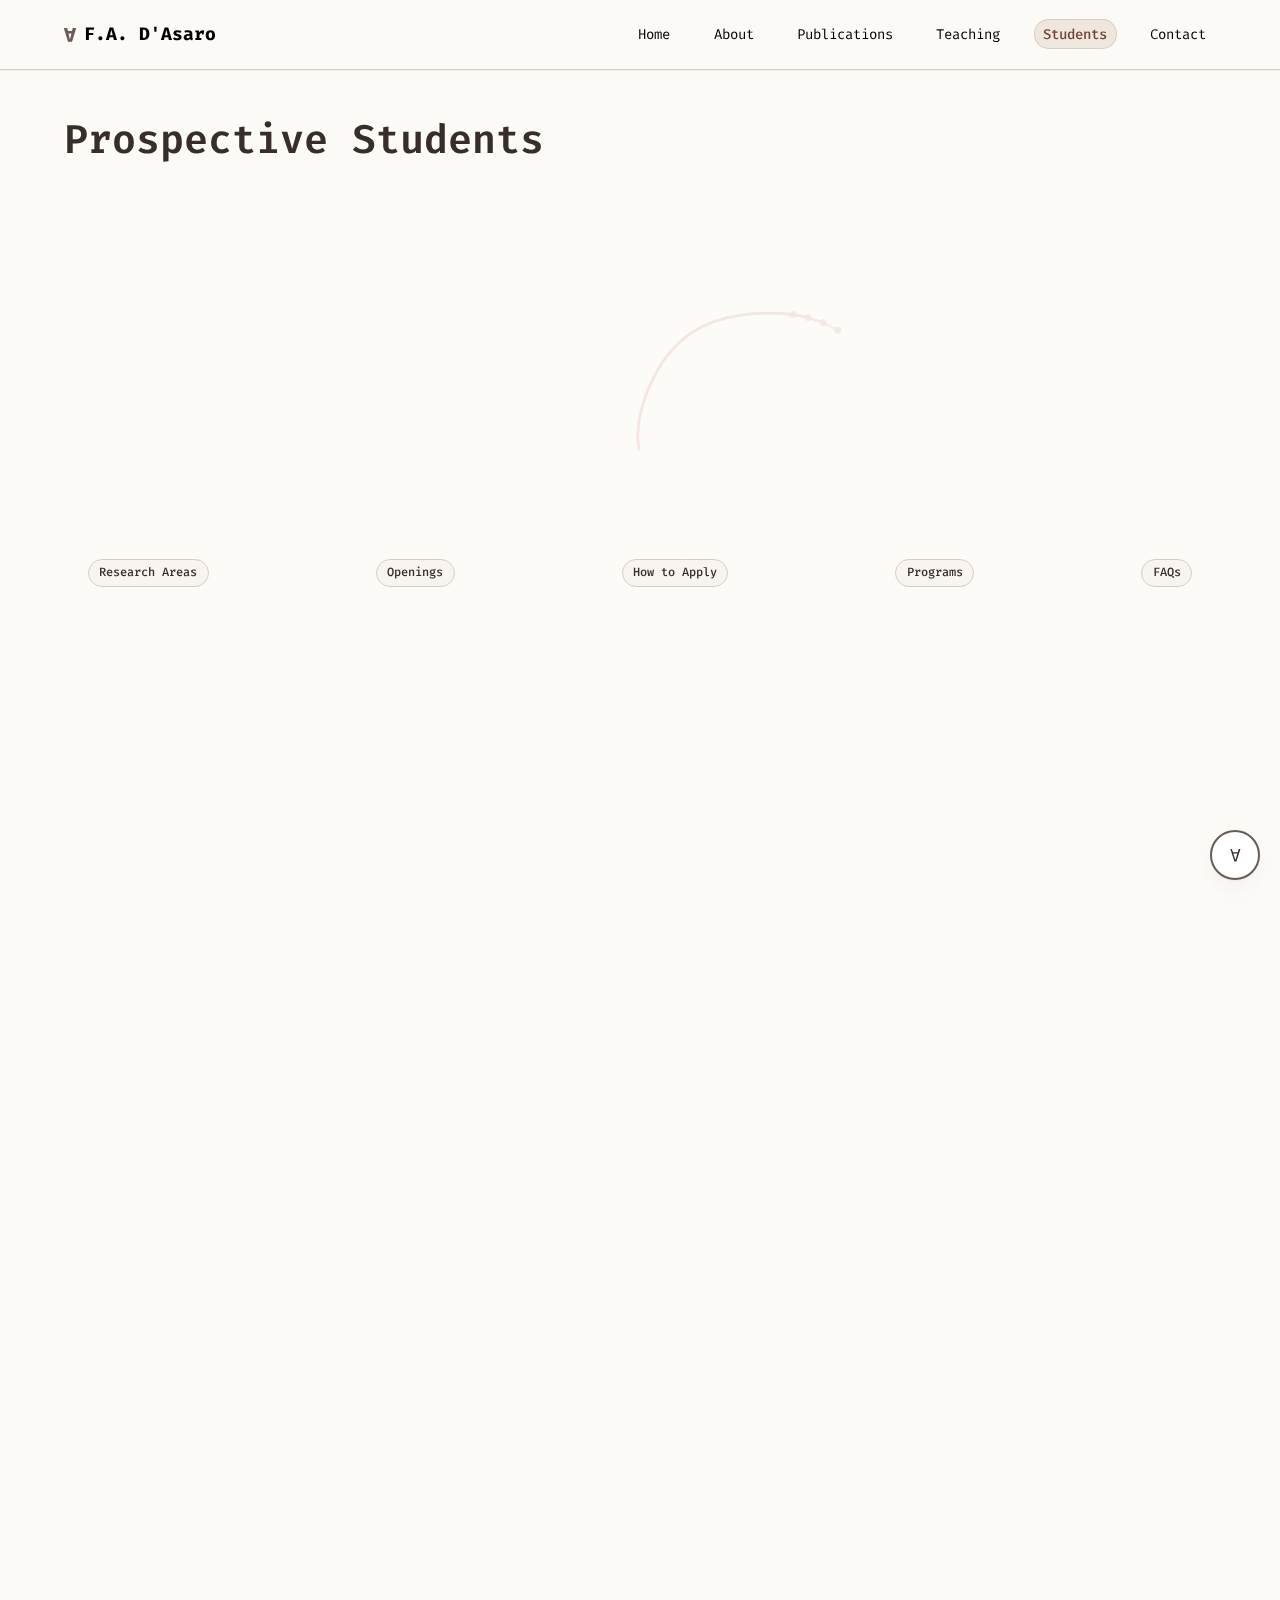
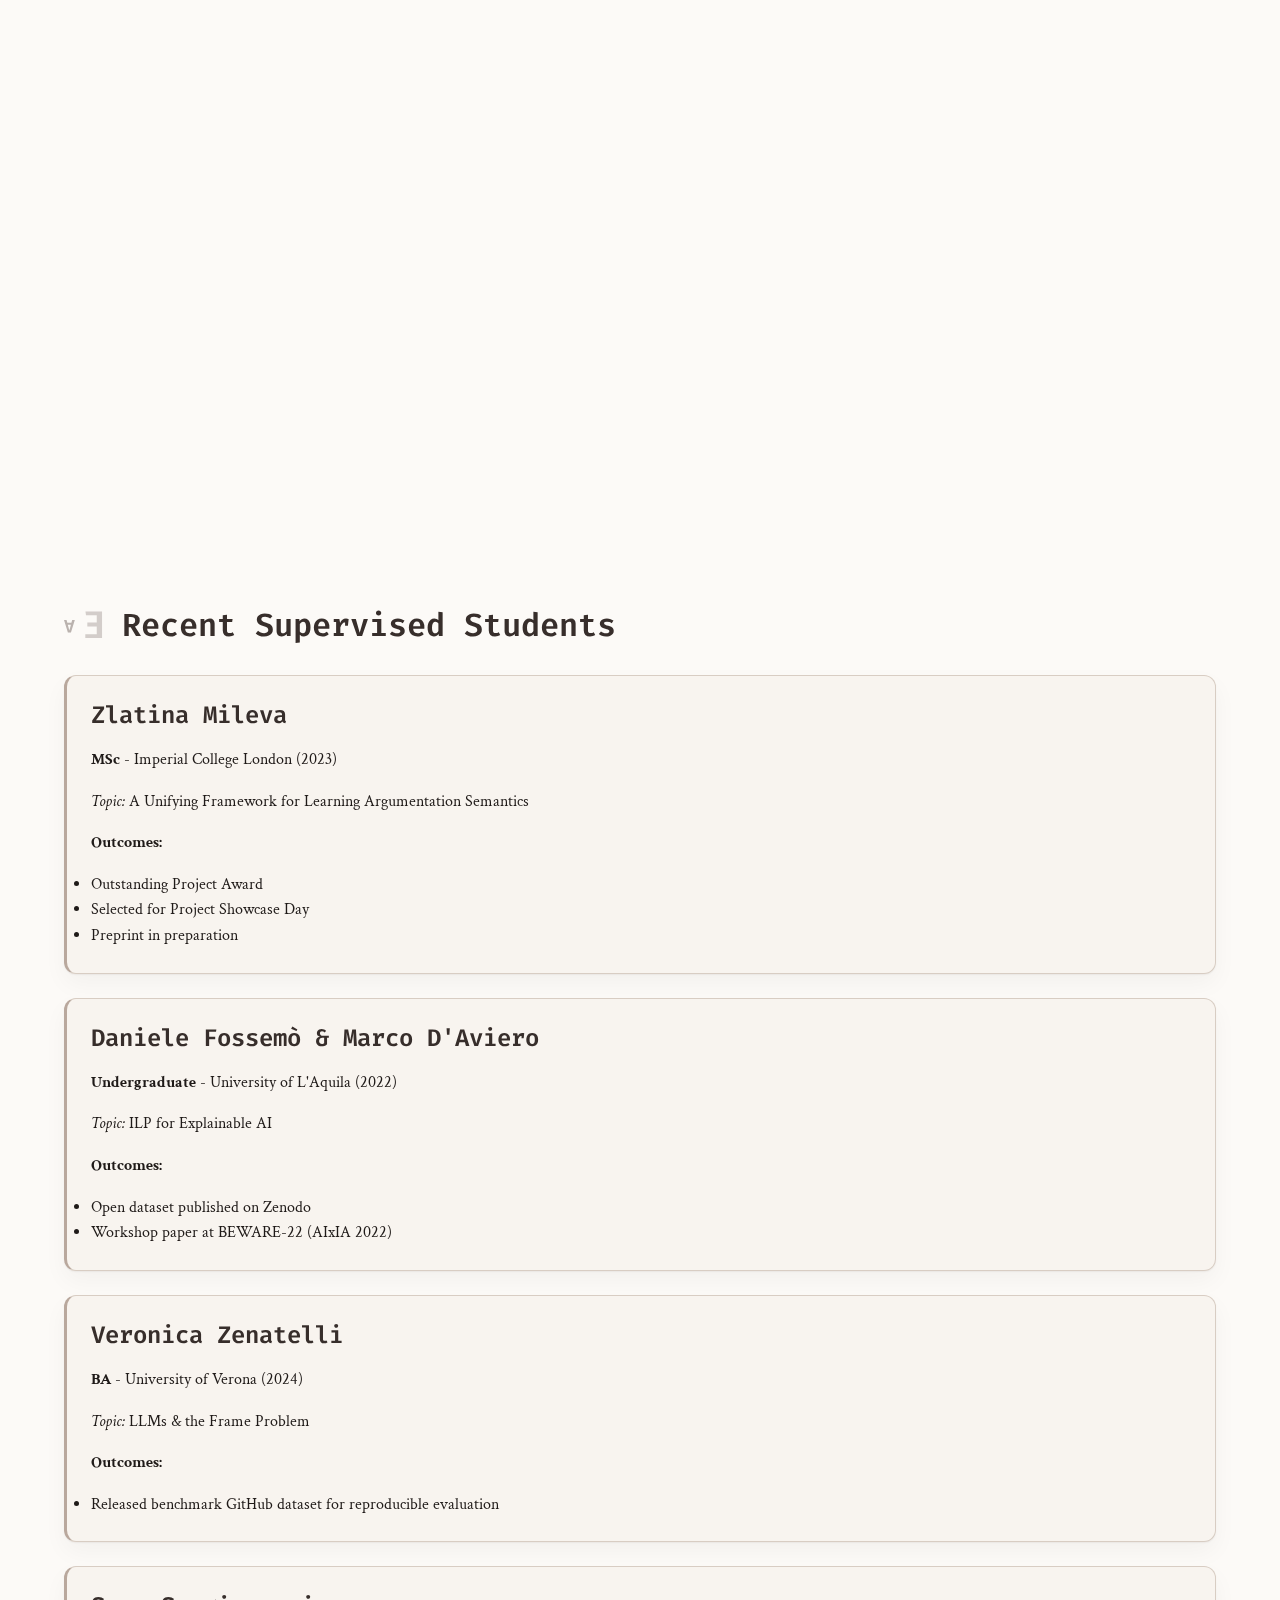
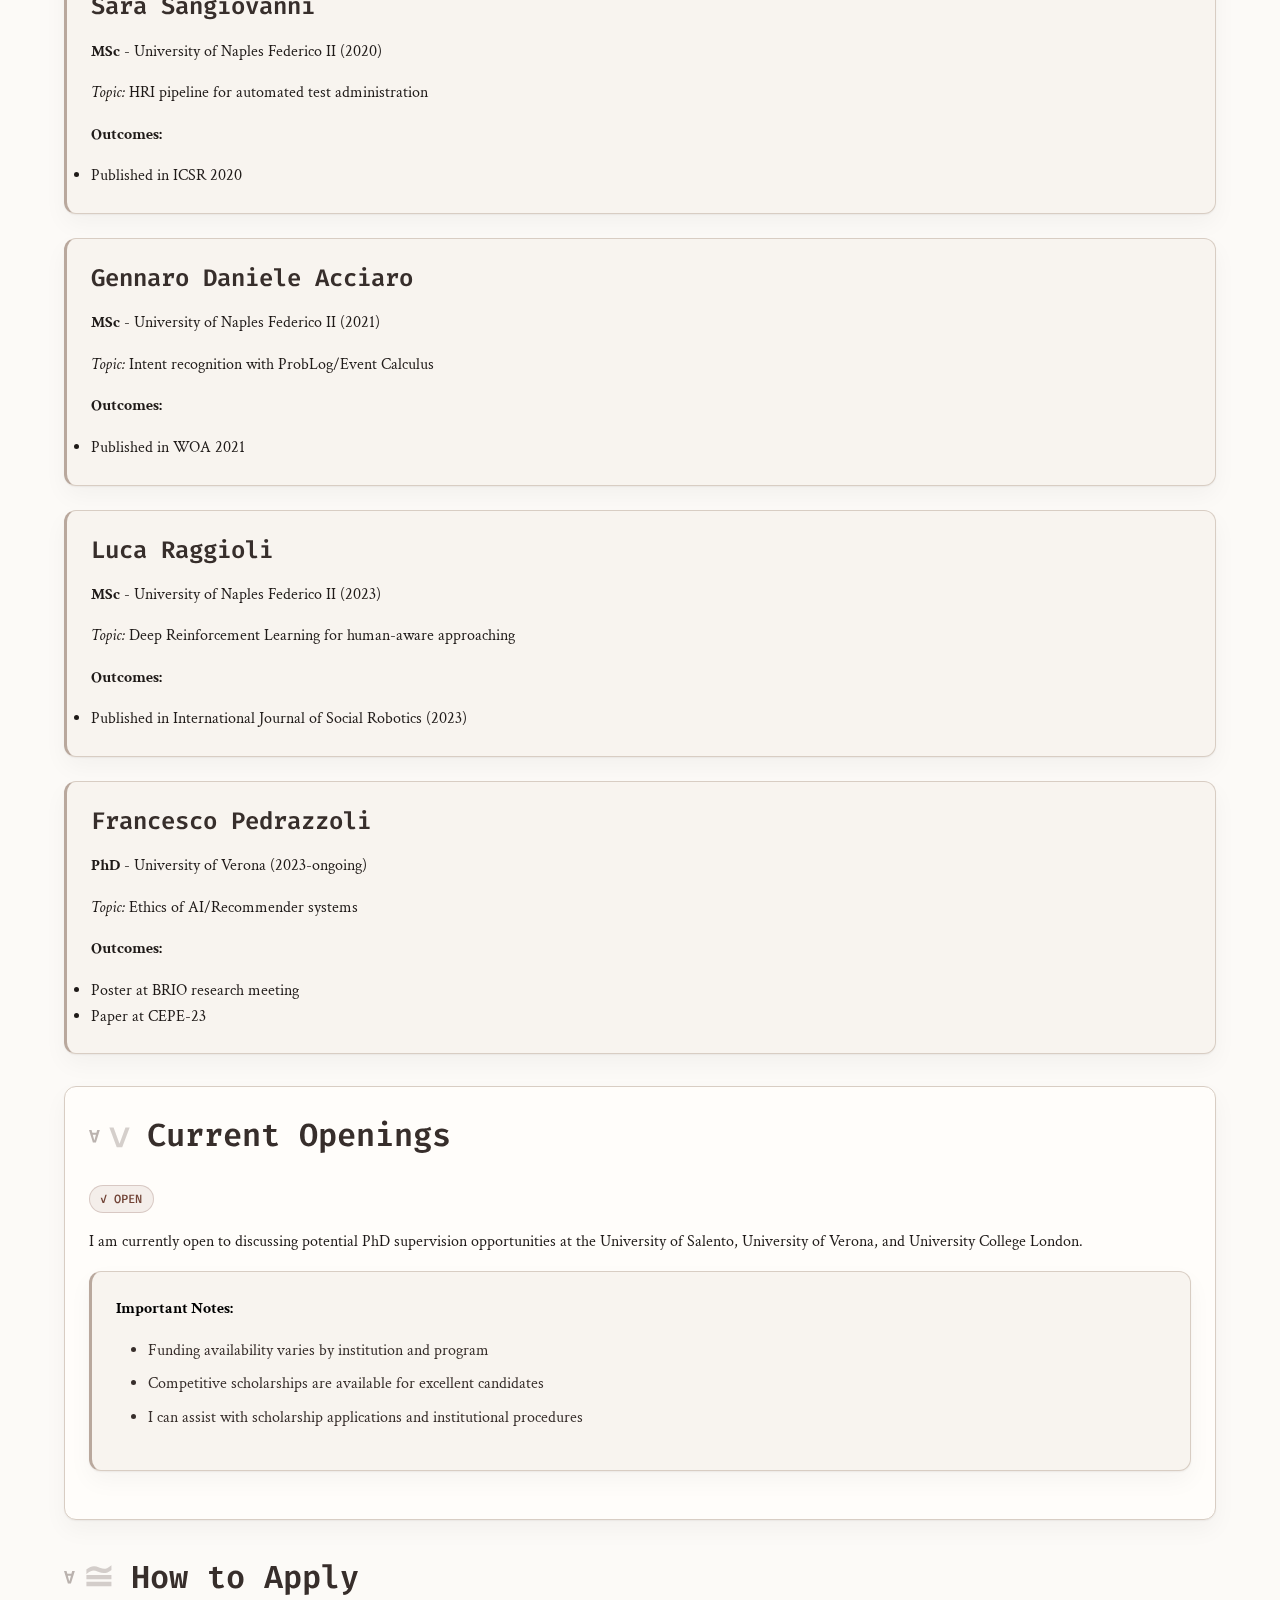
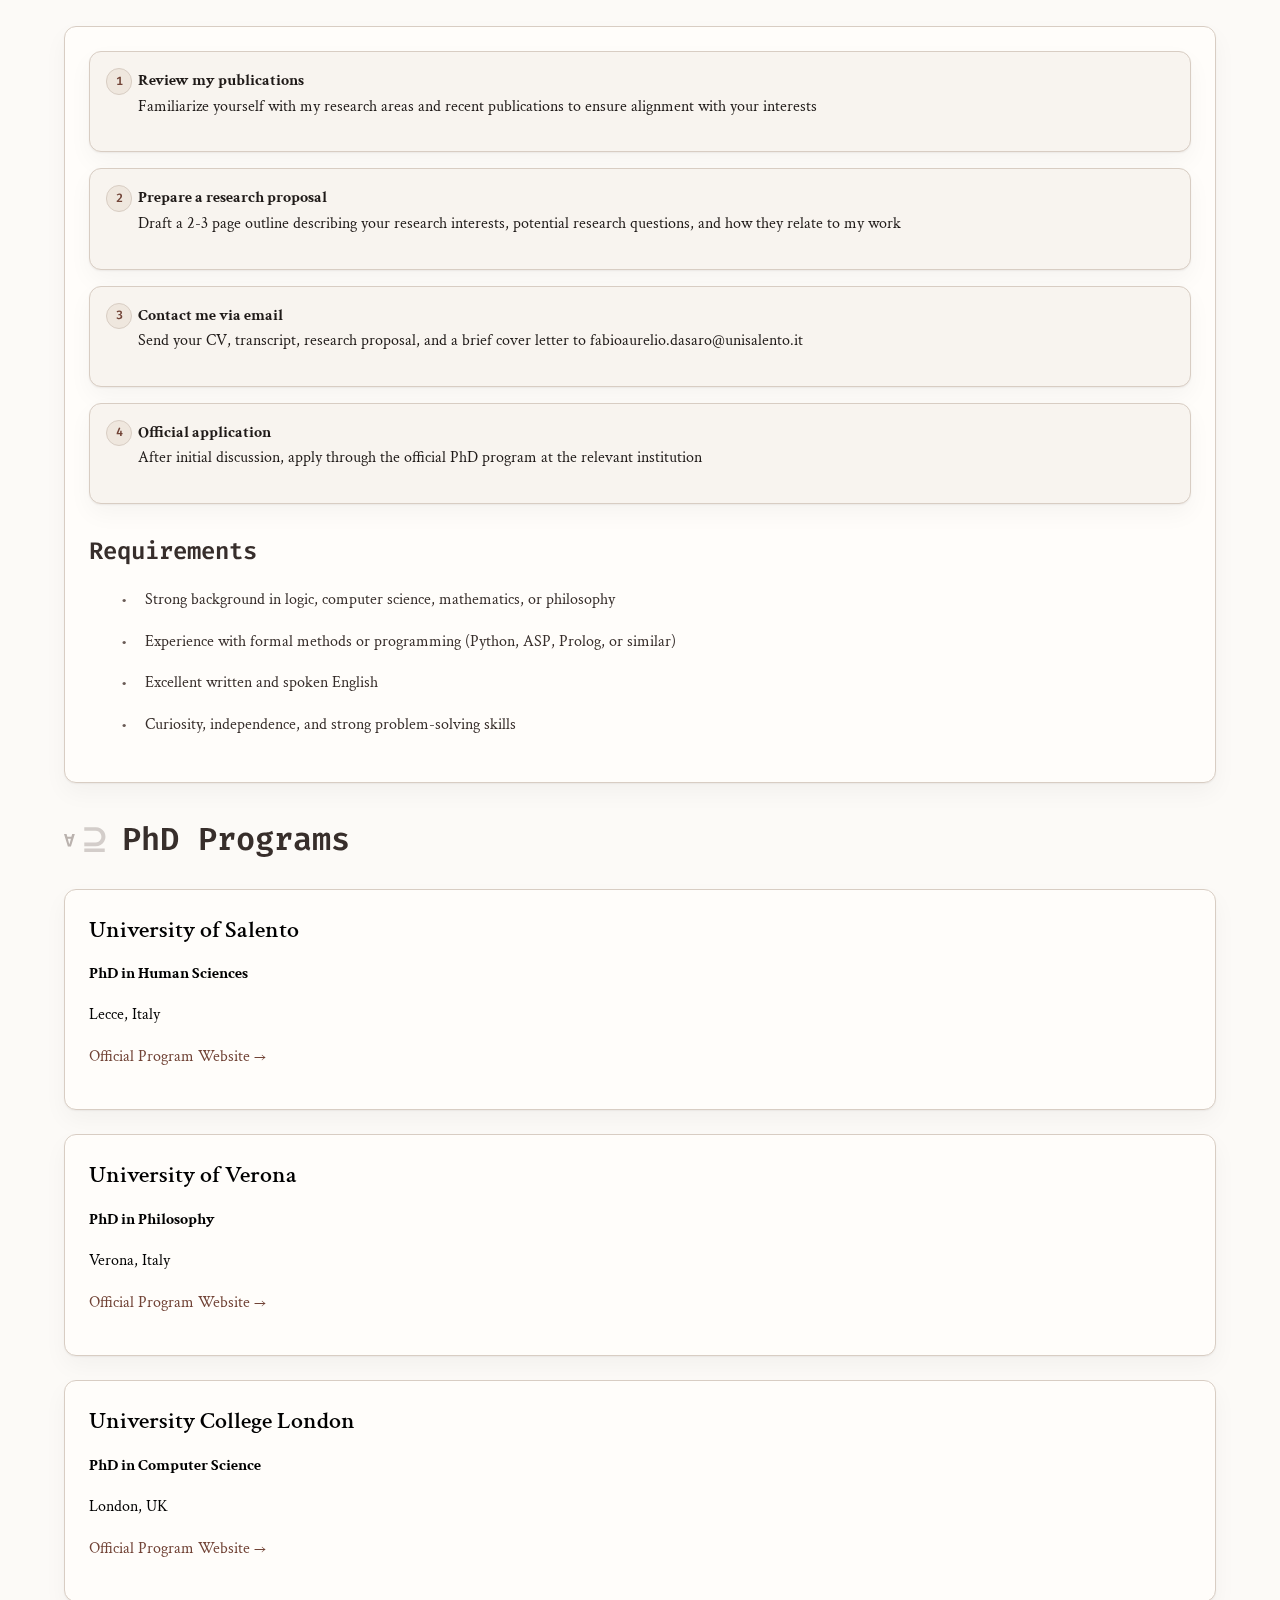
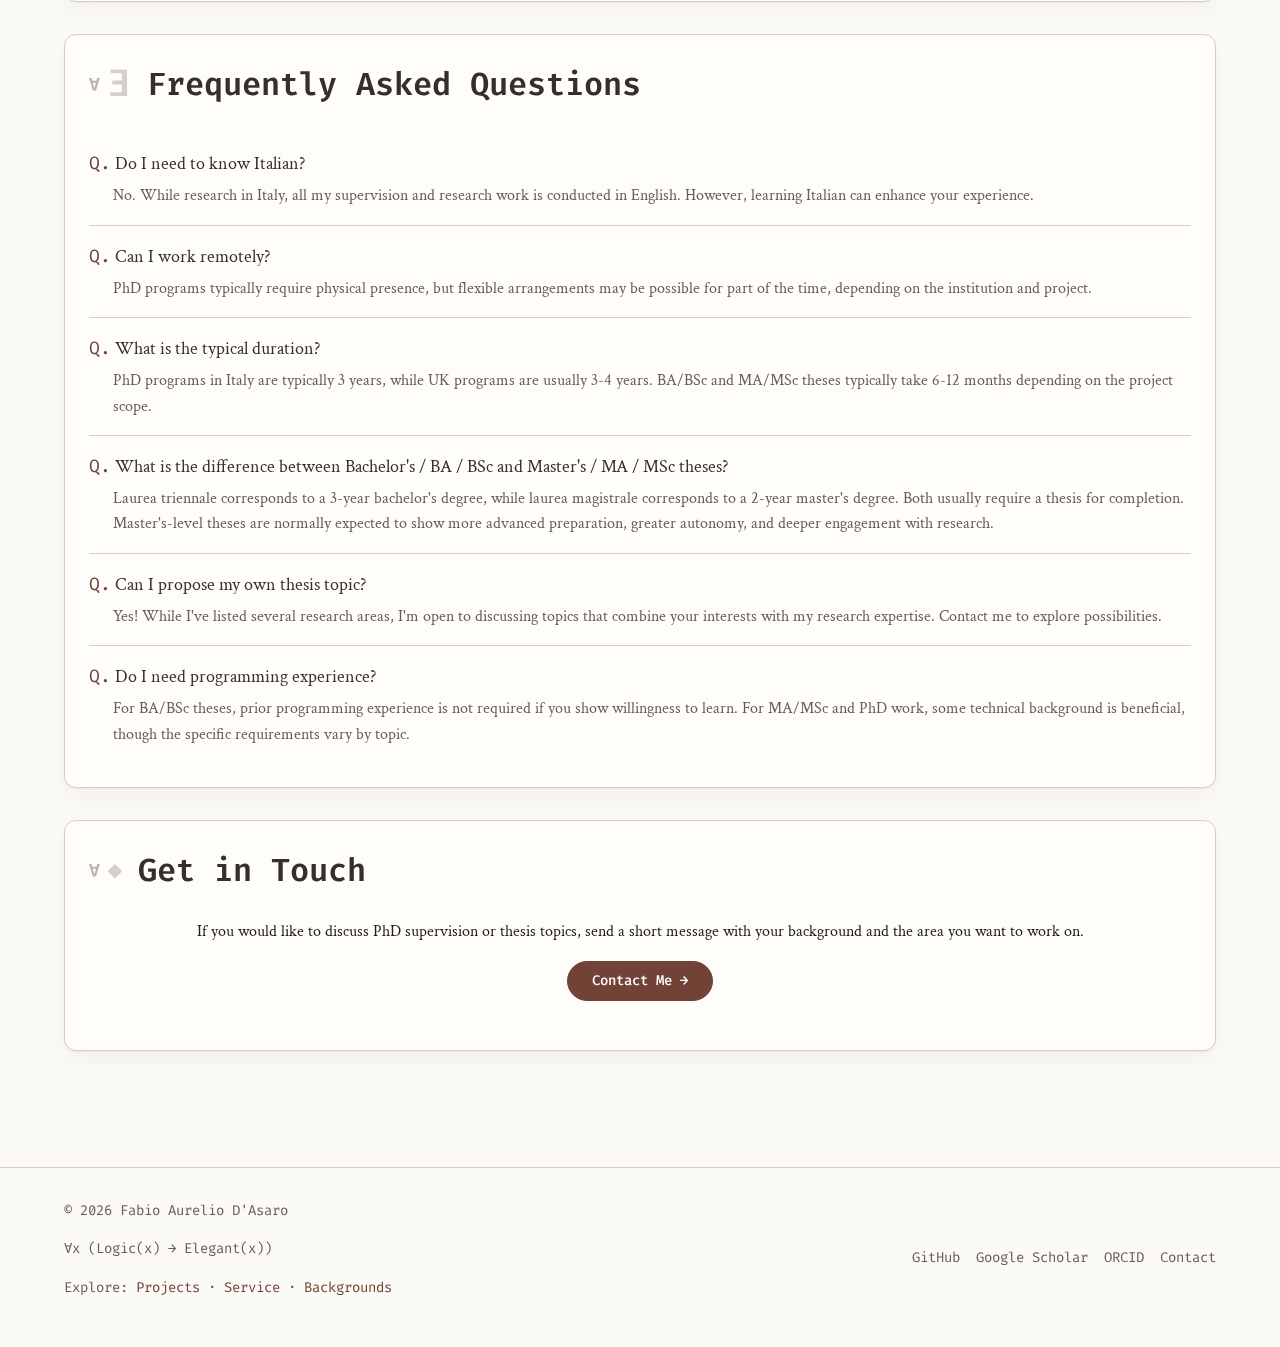
<file: dissertation-info.html>
<!DOCTYPE html>
<html lang="en">
<head>
  <meta charset="UTF-8">
  <meta name="viewport" content="width=device-width, initial-scale=1.0">
  <meta http-equiv="Permissions-Policy" content="interest-cohort=()">
  <meta name="description" content="Information for prospective BA, BSc, MA, MSc, and PhD students interested in working with Fabio Aurelio D'Asaro on logic, AI, and formal reasoning.">
  <meta name="author" content="Fabio Aurelio D'Asaro">

  <title>Information for Prospective Students - Fabio Aurelio D'Asaro</title>

  <!-- Stylesheets -->
  <link rel="stylesheet" href="css/main.css">
  <link rel="stylesheet" href="css/animations.css">
  <link rel="stylesheet" href="css/responsive.css">

</head>
<body data-page="students">
  <!-- Mathematical Background Canvas -->
  <canvas id="bg-animation-canvas" data-default-animation="proofTree"></canvas>
  <button id="animation-toggle" class="animation-toggle" aria-label="Toggle background animation" title="Toggle animation (A)">
    <span class="symbol">∀</span>
  </button>

  <!-- Navigation (dynamically injected by navigation.js) -->
  <div id="nav-placeholder"></div>

  <!-- Main Content -->
  <main>
    <section id="dissertation-info">
      <div class="container">
        <h1 class="fade-in">Prospective Students</h1>
        <p class="page-subtitle fade-in-delay-1">
          PhD supervision and thesis opportunities for BA, BSc, MA, and MSc students
        </p>
        <div class="intro-text fade-in-delay-2">
          <p>This page gathers current openings, thesis topics, prerequisites, and application guidance in one place so prospective students can find the right entry point quickly.</p>
        </div>

        <!-- Student Level Tabs -->
        <div class="student-tabs fade-in-delay-3">
          <button class="tab-button active" data-tab="phd">PhD</button>
          <button class="tab-button" data-tab="theses">Theses</button>
        </div>

        <!-- PhD Content -->
        <div id="phd-content" class="tab-content active">
          <div class="card fade-in-delay-1">
            <div id="phd-introduction-container">
              <p class="loading-message">Loading information...</p>
            </div>
          </div>
          <nav class="section-index" aria-label="PhD sections">
            <a href="#phd-topics" class="chip chip-neutral chip-sm">Research Areas</a>
            <a href="#phd-openings" class="chip chip-neutral chip-sm">Openings</a>
            <a href="#phd-apply" class="chip chip-neutral chip-sm">How to Apply</a>
            <a href="#phd-programs" class="chip chip-neutral chip-sm">Programs</a>
            <a href="#student-faqs" class="chip chip-neutral chip-sm">FAQs</a>
          </nav>

        <!-- Research Topics -->
        <div id="phd-topics" class="mt-xl fade-in-delay-2">
          <h2 class="section-title"><span class="logical-symbols symbols-dimmed"></span> PhD Research Areas</h2>
          <div id="topics-container">
            <p class="loading-message">Loading topics...</p>
          </div>
        </div>

        <!-- Supervision Approach -->
        <div class="card mt-xl fade-in-delay-3">
          <h2 class="section-title"><span class="logical-symbols symbols-dimmed"></span> My Supervision Philosophy</h2>
          <div id="supervision-container">
            <p class="loading-message">Loading supervision approach...</p>
          </div>
        </div>

        <!-- Recent Supervised Students -->
        <div class="mt-xl">
          <h2 class="section-title"><span class="logical-symbols symbols-dimmed"></span> Recent Supervised Students</h2>
          <div id="students-container">
            <p class="loading-message">Loading student outcomes...</p>
          </div>
        </div>

        <!-- Current Openings -->
        <div id="phd-openings" class="card mt-xl">
          <h2 class="section-title"><span class="logical-symbols symbols-dimmed"></span> Current Openings</h2>
          <div id="openings-container">
            <p class="loading-message">Loading current openings...</p>
          </div>
        </div>

        <!-- How to Apply -->
        <div id="phd-apply" class="mt-xl">
          <h2 class="section-title"><span class="logical-symbols symbols-dimmed"></span> How to Apply</h2>
          <div id="application-container">
            <p class="loading-message">Loading application process...</p>
          </div>
        </div>

          <!-- PhD Programs -->
          <div id="phd-programs" class="mt-xl">
            <h2 class="section-title"><span class="logical-symbols symbols-dimmed"></span> PhD Programs</h2>
            <div id="programs-container">
              <p class="loading-message">Loading program information...</p>
            </div>
          </div>
        </div>
        <!-- End PhD Content -->

        <!-- Thesis Content -->
        <div id="theses-content" class="tab-content">
          <div class="card">
            <div id="theses-introduction-container">
              <p class="loading-message">Loading information...</p>
            </div>
          </div>
          <nav class="section-index" aria-label="Thesis sections">
            <a href="#theses-proceed" class="chip chip-neutral chip-sm">How to Proceed</a>
            <a href="#theses-expectations" class="chip chip-neutral chip-sm">Expectations</a>
            <a href="#theses-topics" class="chip chip-neutral chip-sm">Topics</a>
            <a href="#theses-latex" class="chip chip-neutral chip-sm">LaTeX</a>
            <a href="#theses-contact" class="chip chip-neutral chip-sm">Contact</a>
          </nav>

          <div id="theses-proceed" class="mt-xl">
            <h2 class="section-title"><span class="logical-symbols symbols-dimmed"></span> How to Proceed</h2>
            <div id="theses-proceed-container" class="card">
              <p class="loading-message">Loading...</p>
            </div>
          </div>

          <div id="theses-expectations" class="mt-xl">
            <h2 class="section-title"><span class="logical-symbols symbols-dimmed"></span> Expectations and Prerequisites</h2>
            <div id="theses-expectations-container" class="card">
              <p class="loading-message">Loading...</p>
            </div>
          </div>

          <div id="theses-topics" class="mt-xl">
            <h2 class="section-title"><span class="logical-symbols symbols-dimmed"></span> Available Thesis Topics</h2>
            <div id="theses-topics-container">
              <p class="loading-message">Loading topics...</p>
            </div>
          </div>

          <div id="theses-latex" class="mt-xl">
            <h2 class="section-title"><span class="logical-symbols symbols-dimmed"></span> Typography and LaTeX</h2>
            <div id="theses-latex-container" class="card">
              <p class="loading-message">Loading...</p>
            </div>
          </div>

          <div id="theses-contact" class="mt-xl">
            <h2 class="section-title"><span class="logical-symbols symbols-dimmed"></span> Contact</h2>
            <div id="theses-contact-container" class="card">
              <p class="loading-message">Loading...</p>
            </div>
          </div>
        </div>
        <!-- End Thesis Content -->

        <!-- FAQs (Shared across all tabs) -->
        <div id="student-faqs" class="card mt-xl">
          <h2 class="section-title"><span class="logical-symbols symbols-dimmed"></span> Frequently Asked Questions</h2>
          <div id="faqs-container">
            <p class="loading-message">Loading FAQs...</p>
          </div>
        </div>

        <!-- Contact CTA -->
        <div class="card mt-xl text-center">
          <h2 class="section-title"><span class="logical-symbols symbols-dimmed"></span> Get in Touch</h2>
          <p>
            If you would like to discuss PhD supervision or thesis topics, send a short message with your background and the area you want to work on.
          </p>
          <p class="mt-md">
            <a href="contact.html" class="btn btn-primary">Contact Me →</a>
          </p>
        </div>
      </div>
    </section>
  </main>

  <!-- Footer -->
  <footer>
    <div class="footer-content">
      <div class="footer-text">
        <p>&copy; <span class="footer-year">2025</span> <span id="footer-name">Loading...</span></p>
        <p>∀x (Logic(x) → Elegant(x))</p>
        <p class="footer-site-links">Explore: <a href="projects.html">Projects</a> · <a href="service.html">Service</a> · <a href="backgrounds.html">Backgrounds</a></p>
      </div>
      <ul class="footer-links">
        <li><a href="https://github.com/dasaro" target="_blank" rel="noopener" id="footer-github">GitHub</a></li>
        <li><a href="https://scholar.google.com" target="_blank" rel="noopener" id="footer-scholar">Google Scholar</a></li>
        <li><a href="https://orcid.org" target="_blank" rel="noopener" id="footer-orcid">ORCID</a></li>
        <li><a href="contact.html">Contact</a></li>
      </ul>
    </div>
  </footer>

  <!-- Scripts -->
    <script src="js/navigation.js?v=32"></script>
  <script src="js/main.js?v=32"></script>
  <script type="module" src="js/animations/AnimationController.js?v=35"></script>
  <script src="js/logical-symbols.js?v=33"></script>

  <script>
    document.addEventListener('DOMContentLoaded', () => {
      const tabButtons = document.querySelectorAll('.tab-button');
      const tabContents = document.querySelectorAll('.tab-content');
      const validTabs = new Set(['phd', 'theses']);
      const legacyHashMap = {
        masters: 'theses',
        bachelors: 'theses',
        'masters-proceed': 'theses-proceed',
        'masters-prerequisites': 'theses-expectations',
        'masters-topics': 'theses-topics',
        'masters-latex': 'theses-latex',
        'masters-contact': 'theses-contact',
        'bachelors-proceed': 'theses-proceed',
        'bachelors-prerequisites': 'theses-expectations',
        'bachelors-topics': 'theses-topics',
        'bachelors-latex': 'theses-latex',
        'bachelors-contact': 'theses-contact'
      };

      const activateTab = (targetTab) => {
        if (!validTabs.has(targetTab)) {
          return;
        }

        tabButtons.forEach(btn => {
          btn.classList.toggle('active', btn.dataset.tab === targetTab);
        });

        tabContents.forEach(content => {
          content.classList.toggle('active', content.id === `${targetTab}-content`);
        });
      };

      tabButtons.forEach(button => {
        button.addEventListener('click', () => {
          const targetTab = button.dataset.tab;
          activateTab(targetTab);
          history.replaceState(null, '', `#${targetTab}`);
        });
      });

      const rawHash = window.location.hash.slice(1);
      const normalizedHash = legacyHashMap[rawHash] || rawHash;
      const initialTab = normalizedHash === 'theses' || normalizedHash.startsWith('theses-')
        ? 'theses'
        : validTabs.has(normalizedHash)
          ? normalizedHash
          : 'phd';
      activateTab(initialTab);

      if (normalizedHash && normalizedHash !== rawHash) {
        history.replaceState(null, '', `#${normalizedHash}`);
      }
    });

    document.addEventListener('DOMContentLoaded', async () => {
      try {
        // Load dissertation instructions
        const data = await loadJSON('./data/dissertation_instructions.json');

        if (!data) {
          console.error('Failed to load dissertation instructions');
          return;
        }

        // ===== PhD STUDENTS CONTENT =====
        const phdData = data.phd_students || {};

        // PhD Introduction
        const phdIntroContainer = document.getElementById('phd-introduction-container');
        if (phdData.introduction) {
          phdIntroContainer.innerHTML = `<p>${phdData.introduction}</p>`;
        }

        // PhD Research Topics
        const topicsContainer = document.getElementById('topics-container');
        if (phdData.topics && phdData.topics.length > 0) {
          topicsContainer.innerHTML = phdData.topics.map(topic => `
            <div class="topic-card">
              <div class="chip-group">
                <span class="chip chip-phd chip-sm">PhD</span>
                <span class="chip chip-research chip-sm">Research Area</span>
              </div>
              <h3><span class="logic-symbol">→</span> ${topic.area}</h3>
              <p>${topic.description}</p>
            </div>
          `).join('');
        }

        // PhD Supervision Approach
        const supervisionContainer = document.getElementById('supervision-container');
        if (phdData.supervision_approach) {
          supervisionContainer.innerHTML = phdData.supervision_approach.paragraphs.map(p =>
            `<p>${p}</p>`
          ).join('');
        }

        // Load supervision data for student outcomes
        const supervisionData = await loadJSON('./data/supervision.json');
        const studentsContainer = document.getElementById('students-container');

        if (supervisionData && supervisionData.students && supervisionData.students.length > 0) {
          studentsContainer.innerHTML = supervisionData.students.map(student => `
            <div class="supervision-outcome">
              <h3>${student.name}</h3>
              <p><strong>${student.level}</strong> - ${student.institution} (${student.year})</p>
              <p><em>Topic:</em> ${student.topic}</p>
              ${student.outcomes && student.outcomes.length > 0 ? `
                <p><strong>Outcomes:</strong></p>
                <ul>
                  ${student.outcomes.map(outcome => `<li>${outcome}</li>`).join('')}
                </ul>
              ` : ''}
            </div>
          `).join('');
        } else {
          studentsContainer.innerHTML = '<p class="text-muted">Recent supervision outcomes will be added soon.</p>';
        }

        // PhD Current Openings
        const openingsContainer = document.getElementById('openings-container');
        if (phdData.current_openings) {
          const statusClass = phdData.current_openings.status ? 'open' : '';
          openingsContainer.innerHTML = `
            <p>
              <span class="status-badge ${statusClass}">
                ${phdData.current_openings.status ? '✓ OPEN' : 'CURRENTLY CLOSED'}
              </span>
            </p>
            <p class="mt-md">${phdData.current_openings.message}</p>
            ${phdData.current_openings.notes && phdData.current_openings.notes.length > 0 ? `
              <div class="note-box mt-md">
                <strong>Important Notes:</strong>
                <ul>
                  ${phdData.current_openings.notes.map(note => `<li>${note}</li>`).join('')}
                </ul>
              </div>
            ` : ''}
          `;
        }

        // PhD Application Process
        const applicationContainer = document.getElementById('application-container');
        if (phdData.application_process) {
          applicationContainer.innerHTML = `
            <div class="card">
              <ol class="step-list">
                ${phdData.application_process.steps.map(step => `
                  <li>
                    <span class="step-number">${step.step}</span>
                    <strong>${step.action}</strong>
                    <p>${step.details}</p>
                  </li>
                `).join('')}
              </ol>

              <h3 class="mt-xl">Requirements</h3>
              <ul class="requirements-list">
                ${phdData.application_process.requirements.map(req => `
                  <li>${req}</li>
                `).join('')}
              </ul>
            </div>
          `;
        }

        // PhD Programs
        const programsContainer = document.getElementById('programs-container');
        if (phdData.programs && phdData.programs.length > 0) {
          programsContainer.innerHTML = phdData.programs.map(program => `
            <div class="program-card">
              <h3>${program.institution}</h3>
              <p><strong>${program.program}</strong></p>
              <p>${program.location}</p>
              <p class="mt-sm">
                <a href="${program.website}" target="_blank" rel="noopener" class="program-link">
                  Official Program Website →
                </a>
              </p>
            </div>
          `).join('');
        }

        const thesisData = data.thesis_students || {};

        document.getElementById('theses-introduction-container').innerHTML =
          `<p>${thesisData.introduction || ''}</p>`;

        if (thesisData.how_to_proceed) {
          document.getElementById('theses-proceed-container').innerHTML =
            `<p>${thesisData.how_to_proceed.text}</p>`;
        }

        if (thesisData.prerequisites) {
          const expectations = thesisData.prerequisites.expectations || [];
          document.getElementById('theses-expectations-container').innerHTML = `
            <p>${thesisData.prerequisites.general || ''}</p>
            ${expectations.length > 0 ? `
              <div class="grid grid-2 mt-lg">
                ${expectations.map(expectation => `
                  <div class="topic-card">
                    <div class="chip-group">
                      <span class="chip chip-neutral chip-sm">Thesis Level</span>
                    </div>
                    <h3><span class="logic-symbol">→</span> ${expectation.label}</h3>
                    <p>${expectation.description}</p>
                  </div>
                `).join('')}
              </div>
            ` : ''}
          `;
        }

        const thesisTopicsContainer = document.getElementById('theses-topics-container');
        if (thesisData.topics && thesisData.topics.length > 0) {
          thesisTopicsContainer.innerHTML = `
            ${thesisData.prerequisites && thesisData.prerequisites.scope_note ? `
              <div class="note-box mb-md">
                <p>${thesisData.prerequisites.scope_note}</p>
              </div>
            ` : ''}
            ${thesisData.topics.map(topic => `
              <div class="topic-card">
                <div class="chip-group">
                  <span class="chip chip-neutral chip-sm">All Thesis Levels</span>
                  <span class="chip chip-research chip-sm">Topic</span>
                </div>
                <h3><span class="logic-symbol">→</span> ${topic.title}</h3>
                <p>${topic.description}</p>
                ${topic.references ? `<p class="text-muted mt-sm"><small>${topic.references}</small></p>` : ''}
              </div>
            `).join('')}
          `;
        }

        if (thesisData.latex_guidance) {
          document.getElementById('theses-latex-container').innerHTML = `
            <p><strong>${thesisData.latex_guidance.preference}</strong></p>
            <p class="mt-md">${thesisData.latex_guidance.about_latex}</p>
            <p class="mt-md">${thesisData.latex_guidance.support}</p>
          `;
        }

        if (thesisData.contact) {
          document.getElementById('theses-contact-container').innerHTML = `
            <p><strong>Email:</strong> <a href="mailto:${thesisData.contact.email}">${thesisData.contact.email}</a></p>
            <p class="mt-md">${thesisData.contact.note}</p>
          `;
        }

        // FAQs
        const faqsContainer = document.getElementById('faqs-container');
        if (data.faqs && data.faqs.length > 0) {
          faqsContainer.innerHTML = data.faqs.map(faq => `
            <div class="faq-item">
              <div class="faq-question">${faq.question}</div>
              <div class="faq-answer">${faq.answer}</div>
            </div>
          `).join('');
        }

      } catch (error) {
        console.error('Error loading dissertation info:', error);
        document.querySelectorAll('.loading-message').forEach(el => {
          el.textContent = 'Error loading data. Please try again later.';
          el.classList.add('error-message');
        });
      }
    });
  </script>
</body>
</html>
</file>
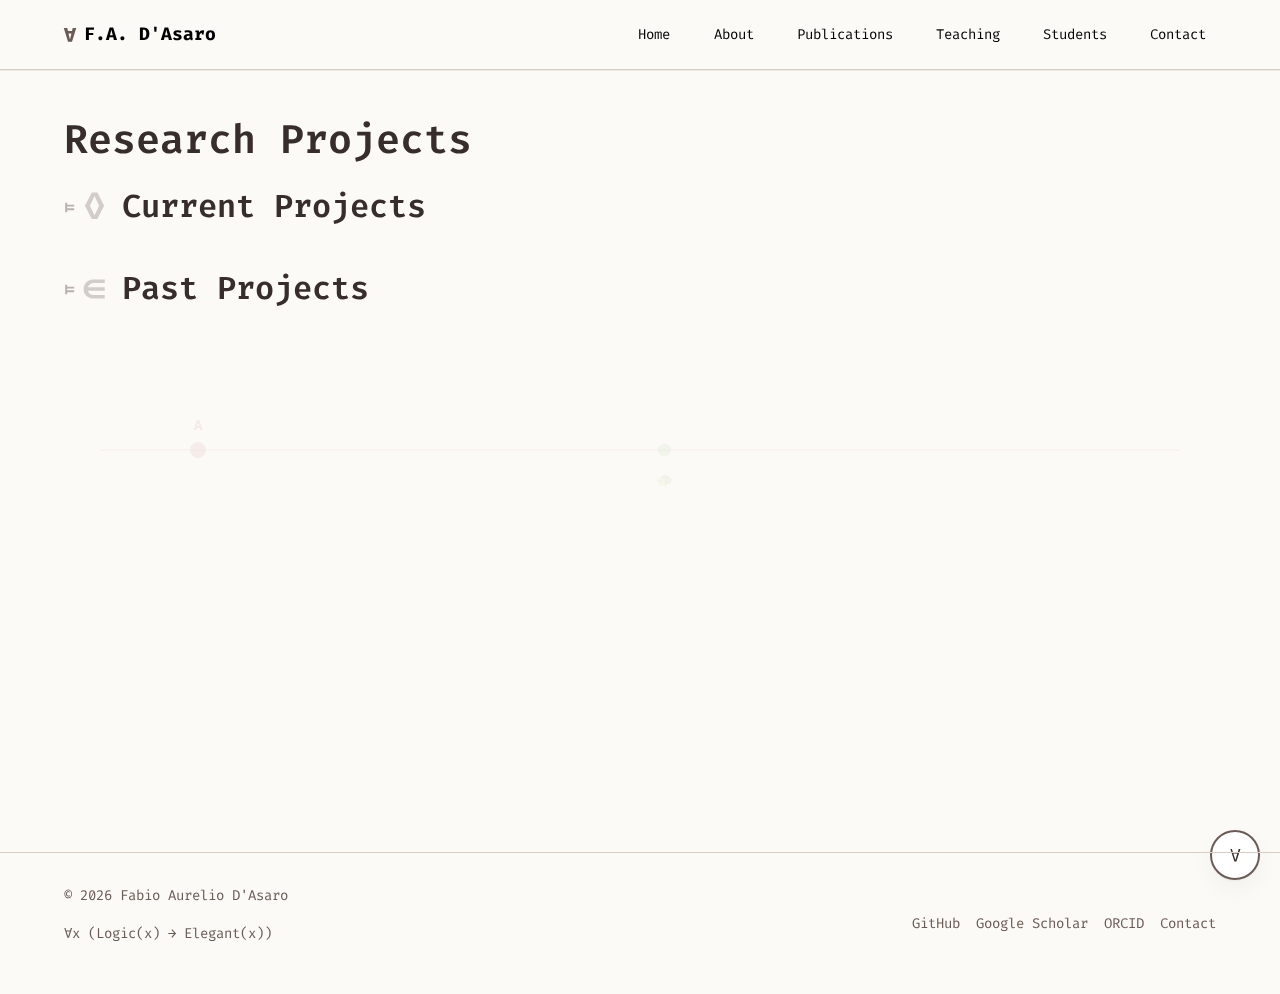
<file: projects.html>
<!DOCTYPE html>
<html lang="en">
<head>
  <meta charset="UTF-8">
  <meta name="viewport" content="width=device-width, initial-scale=1.0">
  <meta http-equiv="Permissions-Policy" content="interest-cohort=()">
  <meta name="description" content="Research projects by Fabio Aurelio D'Asaro - Current and past funded research initiatives.">
  <meta name="author" content="Fabio Aurelio D'Asaro">

  <title>Projects - Fabio Aurelio D'Asaro</title>

  <!-- Stylesheets -->
  <link rel="stylesheet" href="css/main.css">
  <link rel="stylesheet" href="css/animations.css">
  <link rel="stylesheet" href="css/responsive.css">

</head>
<body data-page="projects">
  <!-- Mathematical Background Canvas -->
  <canvas id="bg-animation-canvas" data-default-animation="gameOfLife"></canvas>
  <button id="animation-toggle" class="animation-toggle" aria-label="Toggle background animation" title="Toggle animation (A)">
    <span class="symbol">∀</span>
  </button>

  <!-- Navigation (dynamically injected by navigation.js) -->
  <div id="nav-placeholder"></div>

  <!-- Main Content -->
  <main>
    <section id="projects">
      <div class="container">
        <h1 class="fade-in">Research Projects</h1>

        <!-- Current Projects -->
        <div id="current-projects">
          <h2 class="section-title"><span class="logical-symbols symbols-dimmed"></span> Current Projects</h2>
          <div id="current-projects-container">
            <p class="loading-message">Loading current projects...</p>
          </div>
        </div>

        <!-- Past Projects -->
        <div id="past-projects" class="mt-xl">
          <h2 class="section-title"><span class="logical-symbols symbols-dimmed"></span> Past Projects</h2>
          <div id="past-projects-container">
            <p class="loading-message">Past projects will be loaded from data/projects.json</p>
          </div>
        </div>
      </div>
    </section>
  </main>

  <!-- Footer -->
  <footer>
    <div class="footer-content">
      <div class="footer-text">
        <p>&copy; <span class="footer-year">2025</span> <span id="footer-name">Loading...</span></p>
        <p>∀x (Logic(x) → Elegant(x))</p>
      </div>
      <ul class="footer-links">
        <li><a href="https://github.com/dasaro" target="_blank" rel="noopener" id="footer-github">GitHub</a></li>
        <li><a href="https://scholar.google.com" target="_blank" rel="noopener" id="footer-scholar">Google Scholar</a></li>
        <li><a href="https://orcid.org" target="_blank" rel="noopener" id="footer-orcid">ORCID</a></li>
        <li><a href="contact.html">Contact</a></li>
      </ul>
    </div>
  </footer>

  <!-- Scripts -->
    <script src="js/navigation.js?v=31"></script>
  <script src="js/main.js?v=31"></script>
  <script type="module" src="js/animations/AnimationController.js?v=31"></script>
  <script src="js/logical-symbols.js?v=32"></script>

  <!-- Page-specific script -->
  <script>
    document.addEventListener('DOMContentLoaded', async () => {
      try {
        // Load projects data
        const projectsData = await loadJSON('./data/projects.json');
        console.log('[projects.html] Projects data loaded:', projectsData);

        // Current Projects (using CSS classes)
        const currentContainer = document.getElementById('current-projects-container');
        if (projectsData.current && projectsData.current.length > 0) {
          const currentHTML = projectsData.current.map(project => `
            <div class="project-card current">
              <div class="chip-group">
                <span class="chip chip-year chip-sm">${project.year_start}–${project.year_end}</span>
                <span class="chip chip-current chip-sm">Active</span>
                <span class="chip chip-research chip-sm">Research</span>
              </div>
              <h3>${project.name}</h3>
              <div class="project-meta">
                <strong>Funding:</strong> ${project.funding}
              </div>
              ${project.id ? `
                <div class="project-meta">
                  <strong>ID:</strong> ${project.id}
                </div>
              ` : ''}
              ${project.ids ? `
                <div class="project-meta">
                  <strong>IDs:</strong> ${project.ids}
                </div>
              ` : ''}
              <div class="project-meta">
                <strong>Role:</strong> ${project.role}
              </div>
              <div class="project-meta">
                <strong>Period:</strong> ${project.year_start}–${project.year_end}
              </div>
              <div class="project-meta">
                <strong>Institution:</strong> ${project.institution}
              </div>
              ${project.spoke ? `
                <div class="project-meta">
                  <strong>Spoke:</strong> ${project.spoke}
                </div>
              ` : ''}
              ${project.pi ? `
                <div class="project-meta">
                  <strong>PI:</strong> ${project.pi}
                </div>
              ` : ''}
              ${project.cup ? `
                <div class="project-meta">
                  <strong>CUP:</strong> ${project.cup}
                </div>
              ` : ''}
              <p class="project-description">
                ${project.description}
              </p>
              ${project.outputs && project.outputs.length > 0 ? `
                <div class="project-outputs">
                  <strong>Outputs:</strong>
                  <ul>
                    ${project.outputs.map(output => `
                      <li>${output}</li>
                    `).join('')}
                  </ul>
                </div>
              ` : ''}
              ${project.website ? `
                <div>
                  <a href="${project.website}" target="_blank" rel="noopener" class="project-link">
                    → Project Website
                  </a>
                </div>
              ` : ''}
            </div>
          `).join('');
          currentContainer.innerHTML = currentHTML;
          console.log('[projects.html] ✅ Current projects displayed!', projectsData.current.length, 'projects');
        } else {
          currentContainer.innerHTML = '';
          console.log('[projects.html] ℹ️ No current projects found');
        }

        // Past Projects (using CSS classes)
        const pastContainer = document.getElementById('past-projects-container');
        if (projectsData.past && projectsData.past.length > 0) {
          const pastHTML = projectsData.past.map(project => `
            <div class="project-card">
              <div class="chip-group">
                <span class="chip chip-year chip-sm">${project.year_start}–${project.year_end}</span>
                <span class="chip chip-completed chip-sm">Completed</span>
                <span class="chip chip-research chip-sm">Research</span>
              </div>
              <h3>${project.name}</h3>
              <div class="project-meta">
                <strong>Funding:</strong> ${project.funding}
              </div>
              ${project.id ? `
                <div class="project-meta">
                  <strong>ID:</strong> ${project.id}
                </div>
              ` : ''}
              ${project.ids ? `
                <div class="project-meta">
                  <strong>IDs:</strong> ${project.ids}
                </div>
              ` : ''}
              <div class="project-meta">
                <strong>Role:</strong> ${project.role}
              </div>
              <div class="project-meta">
                <strong>Period:</strong> ${project.year_start}–${project.year_end}
              </div>
              <div class="project-meta">
                <strong>Institution:</strong> ${project.institution}
              </div>
              ${project.sector ? `
                <div class="project-meta">
                  <strong>Sector:</strong> ${project.sector}
                </div>
              ` : ''}
              ${project.cup ? `
                <div class="project-meta">
                  <strong>CUP:</strong> ${project.cup}
                </div>
              ` : ''}
              <p class="project-description">
                ${project.description}
              </p>
              ${project.outputs && project.outputs.length > 0 ? `
                <div class="project-outputs">
                  <strong>Outputs:</strong>
                  <ul>
                    ${project.outputs.map(output => `
                      <li>${output}</li>
                    `).join('')}
                  </ul>
                </div>
              ` : ''}
            </div>
          `).join('');
          pastContainer.innerHTML = pastHTML;
          console.log('[projects.html] ✅ Past projects displayed!', projectsData.past.length, 'projects');
        } else {
          pastContainer.innerHTML = '';
          console.log('[projects.html] ℹ️ No past projects found');
        }

      } catch (error) {
        console.error('[projects.html] ❌ Error loading projects data:', error);
        document.getElementById('current-projects-container').innerHTML =
          '<p class="error-message">Error loading project data.</p>';
        document.getElementById('past-projects-container').innerHTML =
          '<p class="error-message">Error loading project data.</p>';
      }
    });
  </script>
</body>
</html>
</file>
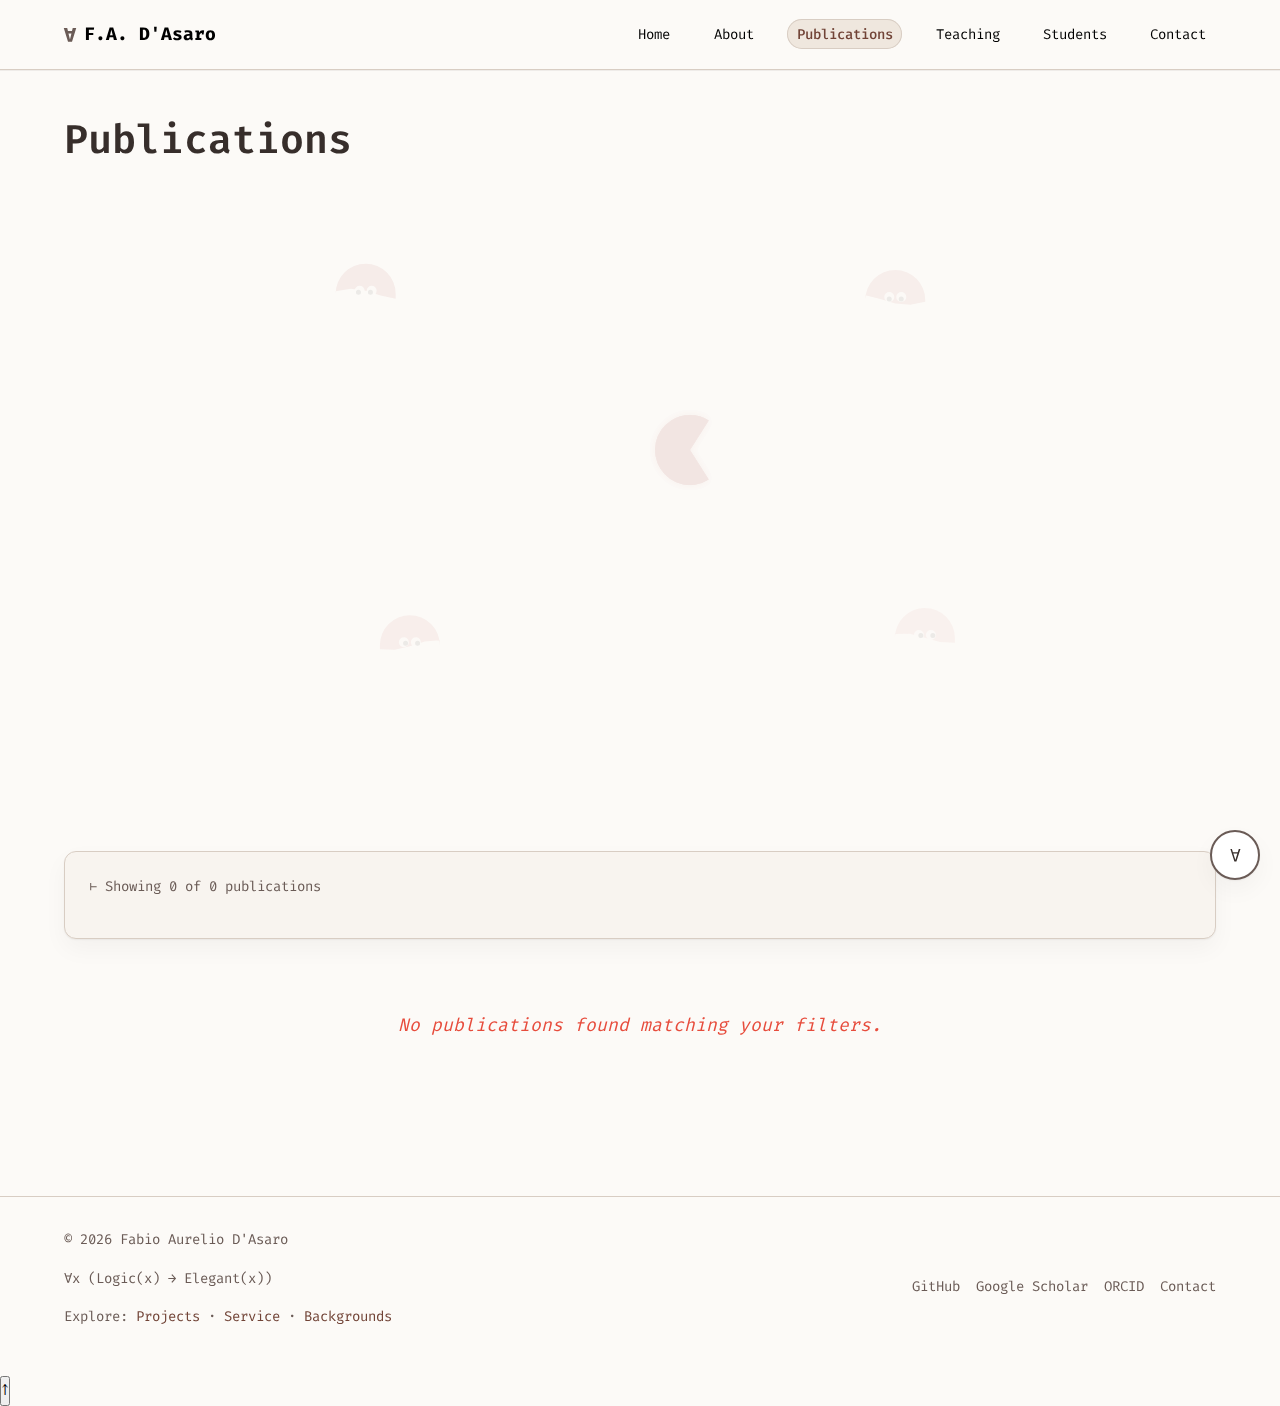
<file: publications.html>
<!DOCTYPE html>
<html lang="en">
<head>
  <meta charset="UTF-8">
  <meta name="viewport" content="width=device-width, initial-scale=1.0">
  <meta http-equiv="Permissions-Policy" content="interest-cohort=()">
  <meta name="description" content="Publications by Fabio Aurelio D'Asaro - Research papers, journals, conferences, and workshops in Logic and AI.">
  <meta name="author" content="Fabio Aurelio D'Asaro">

  <title>Publications - Fabio Aurelio D'Asaro</title>

  <!-- Stylesheets -->
  <link rel="stylesheet" href="css/main.css">
  <link rel="stylesheet" href="css/animations.css">
  <link rel="stylesheet" href="css/responsive.css">

</head>
<body class="enable-back-to-top" data-page="publications">
  <!-- Mathematical Background Canvas -->
  <canvas id="bg-animation-canvas" data-default-animation="primes"></canvas>
  <button id="animation-toggle" class="animation-toggle" aria-label="Toggle background animation" title="Toggle animation (A)">
    <span class="symbol">∀</span>
  </button>

  <!-- Navigation (dynamically injected by navigation.js) -->
  <div id="nav-placeholder"></div>

  <!-- Main Content -->
  <main>
    <section id="publications">
      <div class="container">
        <h1 class="fade-in">Publications</h1>
        <div class="intro-text fade-in-delay-1">
          <p>Browse the full publication list first, then narrow it by topic, year, or type only when you need to.</p>
        </div>

        <!-- Scholar Metrics -->
        <div class="card metrics-widget fade-in-delay-2">
          <h3>Google Scholar Metrics</h3>
          <div class="metrics-grid grid grid-3">
            <div class="metric">
              <div class="metric-value" id="pub-citations">—</div>
              <div class="metric-label">Citations</div>
            </div>
            <div class="metric">
              <div class="metric-value" id="pub-h-index">—</div>
              <div class="metric-label">h-index</div>
            </div>
            <div class="metric">
              <div class="metric-value" id="pub-i10-index">—</div>
              <div class="metric-label">i10-index</div>
            </div>
          </div>
          <p class="metric-note" id="pub-metrics-updated">Last updated: —</p>
        </div>

        <!-- Filter Controls -->
        <div class="search-filter-container fade-in-delay-2">
          <!-- Search Bar -->
          <input
            type="search"
            id="search-input"
            class="search-input"
            placeholder="Search by title, author, or venue..."
          >

          <!-- Filter Dropdowns -->
          <div class="filters">
            <div class="select-container">
              <label for="topic-filter">Topic</label>
              <select id="topic-filter" class="filter-select">
                <option value="all">All Publications</option>
                <option value="selected">Selected Highlights</option>
                <!-- Other topics populated dynamically -->
              </select>
            </div>

            <div class="select-container">
              <label for="year-filter">Year</label>
              <select id="year-filter" class="filter-select">
                <option value="all">All Years</option>
                <!-- Populated dynamically -->
              </select>
            </div>

            <div class="select-container">
              <label for="type-filter">Type</label>
              <select id="type-filter" class="filter-select">
                <option value="all">All Types</option>
                <option value="journal">Journal</option>
                <option value="conference">Conference</option>
                <option value="workshop">Workshop</option>
                <option value="book">Book Chapter</option>
              </select>
            </div>
          </div>

          <!-- Action Buttons -->
          <div class="filter-actions">
            <button class="btn btn-secondary" id="reset-filters">Reset Filters</button>
            <button class="btn btn-primary" id="export-bibtex">Export BibTeX</button>
          </div>
        </div>

        <!-- Publications Count -->
        <div id="publications-count" class="publications-count">
          <p class="loading-message">Loading publications...</p>
        </div>

        <!-- Unified Publications Container -->
        <div id="publications-container">
          <p class="loading-message">Loading publications...</p>
        </div>
      </div>
    </section>
  </main>

  <!-- Footer -->
  <footer>
    <div class="footer-content">
      <div class="footer-text">
        <p>&copy; <span class="footer-year">2025</span> <span id="footer-name">Loading...</span></p>
        <p>∀x (Logic(x) → Elegant(x))</p>
        <p class="footer-site-links">Explore: <a href="projects.html">Projects</a> · <a href="service.html">Service</a> · <a href="backgrounds.html">Backgrounds</a></p>
      </div>
      <ul class="footer-links">
        <li><a href="https://github.com/dasaro" target="_blank" rel="noopener" id="footer-github">GitHub</a></li>
        <li><a href="https://scholar.google.com" target="_blank" rel="noopener" id="footer-scholar">Google Scholar</a></li>
        <li><a href="https://orcid.org" target="_blank" rel="noopener" id="footer-orcid">ORCID</a></li>
        <li><a href="contact.html">Contact</a></li>
      </ul>
    </div>
  </footer>

  <!-- BibTeX Modal -->
  <div id="bibtex-modal" class="modal" hidden aria-hidden="true">
    <div class="modal-overlay"></div>
    <div class="modal-content">
      <div class="modal-header">
        <h3>BibTeX Citation</h3>
        <button class="modal-close" aria-label="Close modal">&times;</button>
      </div>
      <div class="modal-body">
        <pre><code id="bibtex-content" class="bibtex-code"></code></pre>
      </div>
      <div class="modal-footer">
        <button class="btn btn-secondary copy-btn" id="copy-bibtex">
          <span class="btn-icon">📋</span> Copy to Clipboard
        </button>
        <button class="btn btn-primary" id="download-bibtex">
          <span class="btn-icon">⬇</span> Download .bib File
        </button>
      </div>
    </div>
  </div>

  <!-- Scripts -->
    <script src="js/navigation.js?v=32"></script>
  <script src="js/main.js?v=32"></script>
  <script type="module" src="js/animations/AnimationController.js?v=32"></script>
  <script src="js/logical-symbols.js?v=33"></script>
  <script type="module" src="js/publications.js?v=34"></script>
</body>
</html>
</file>
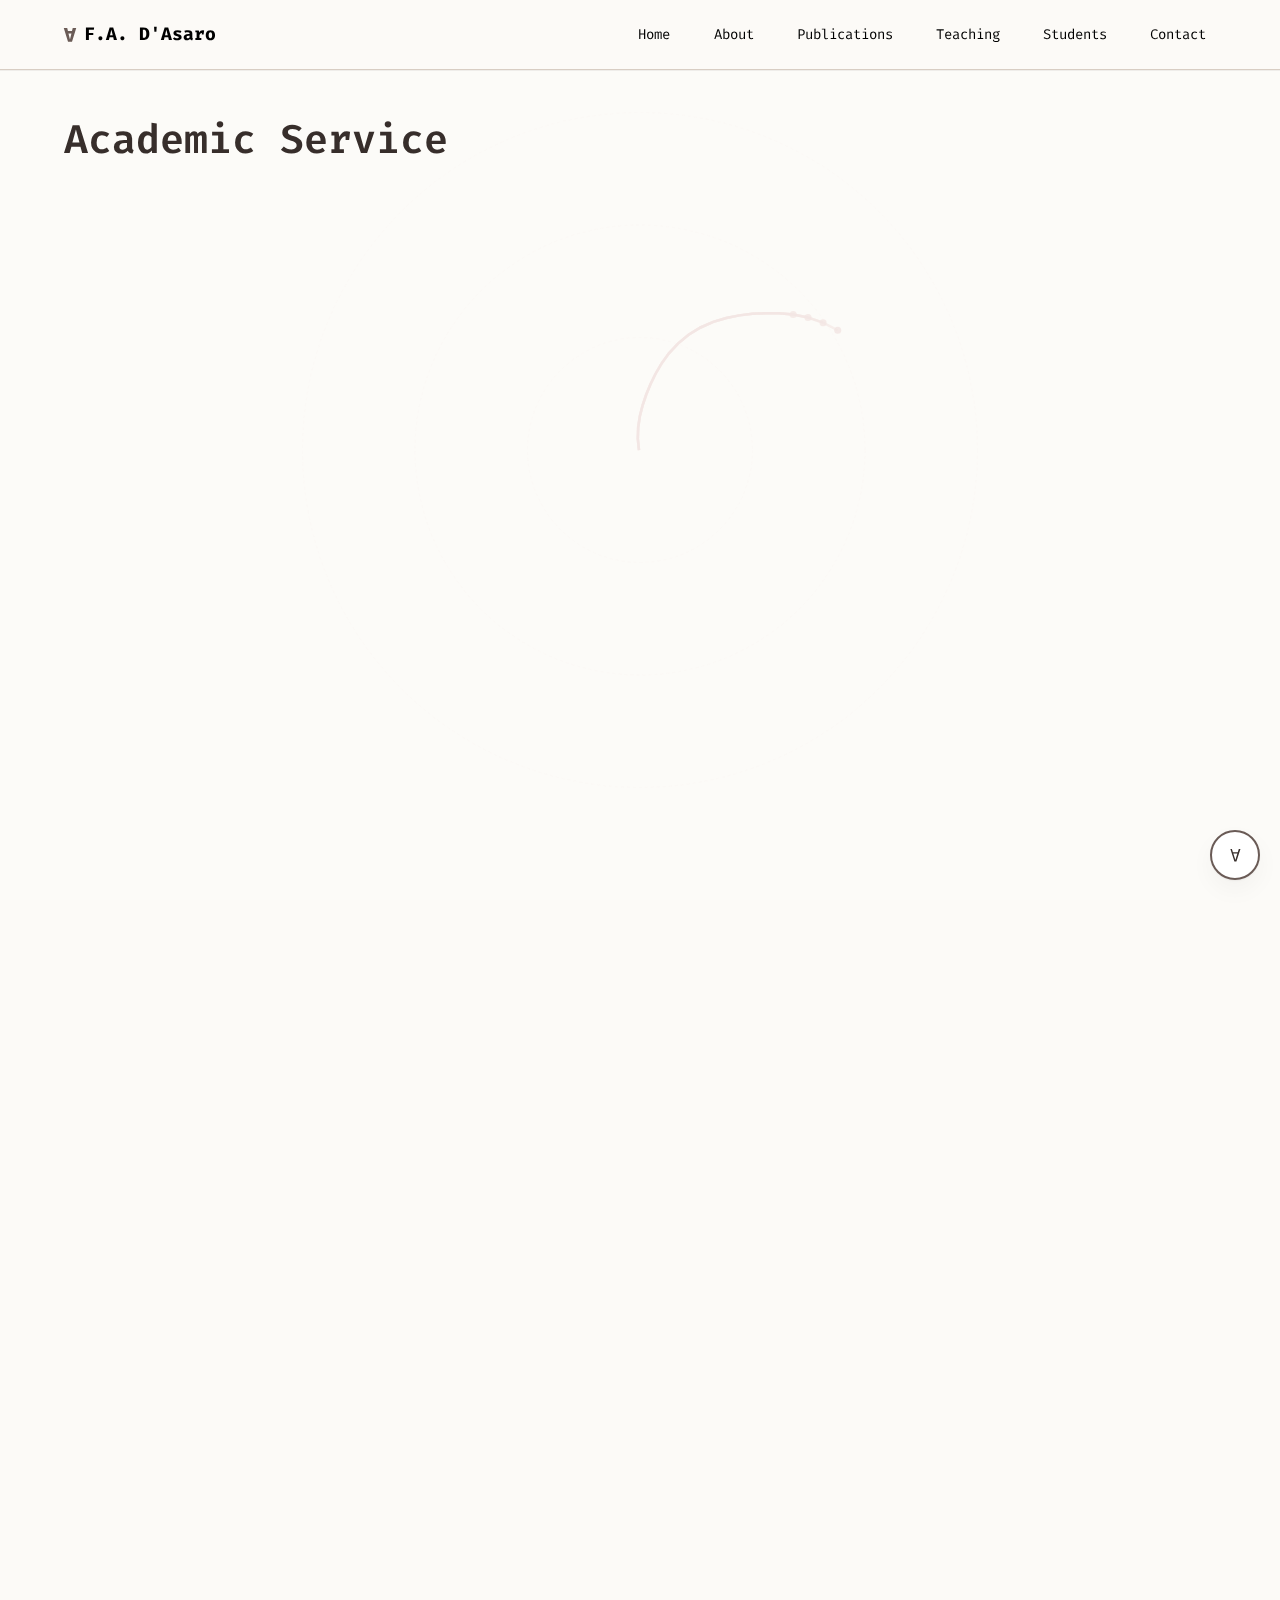
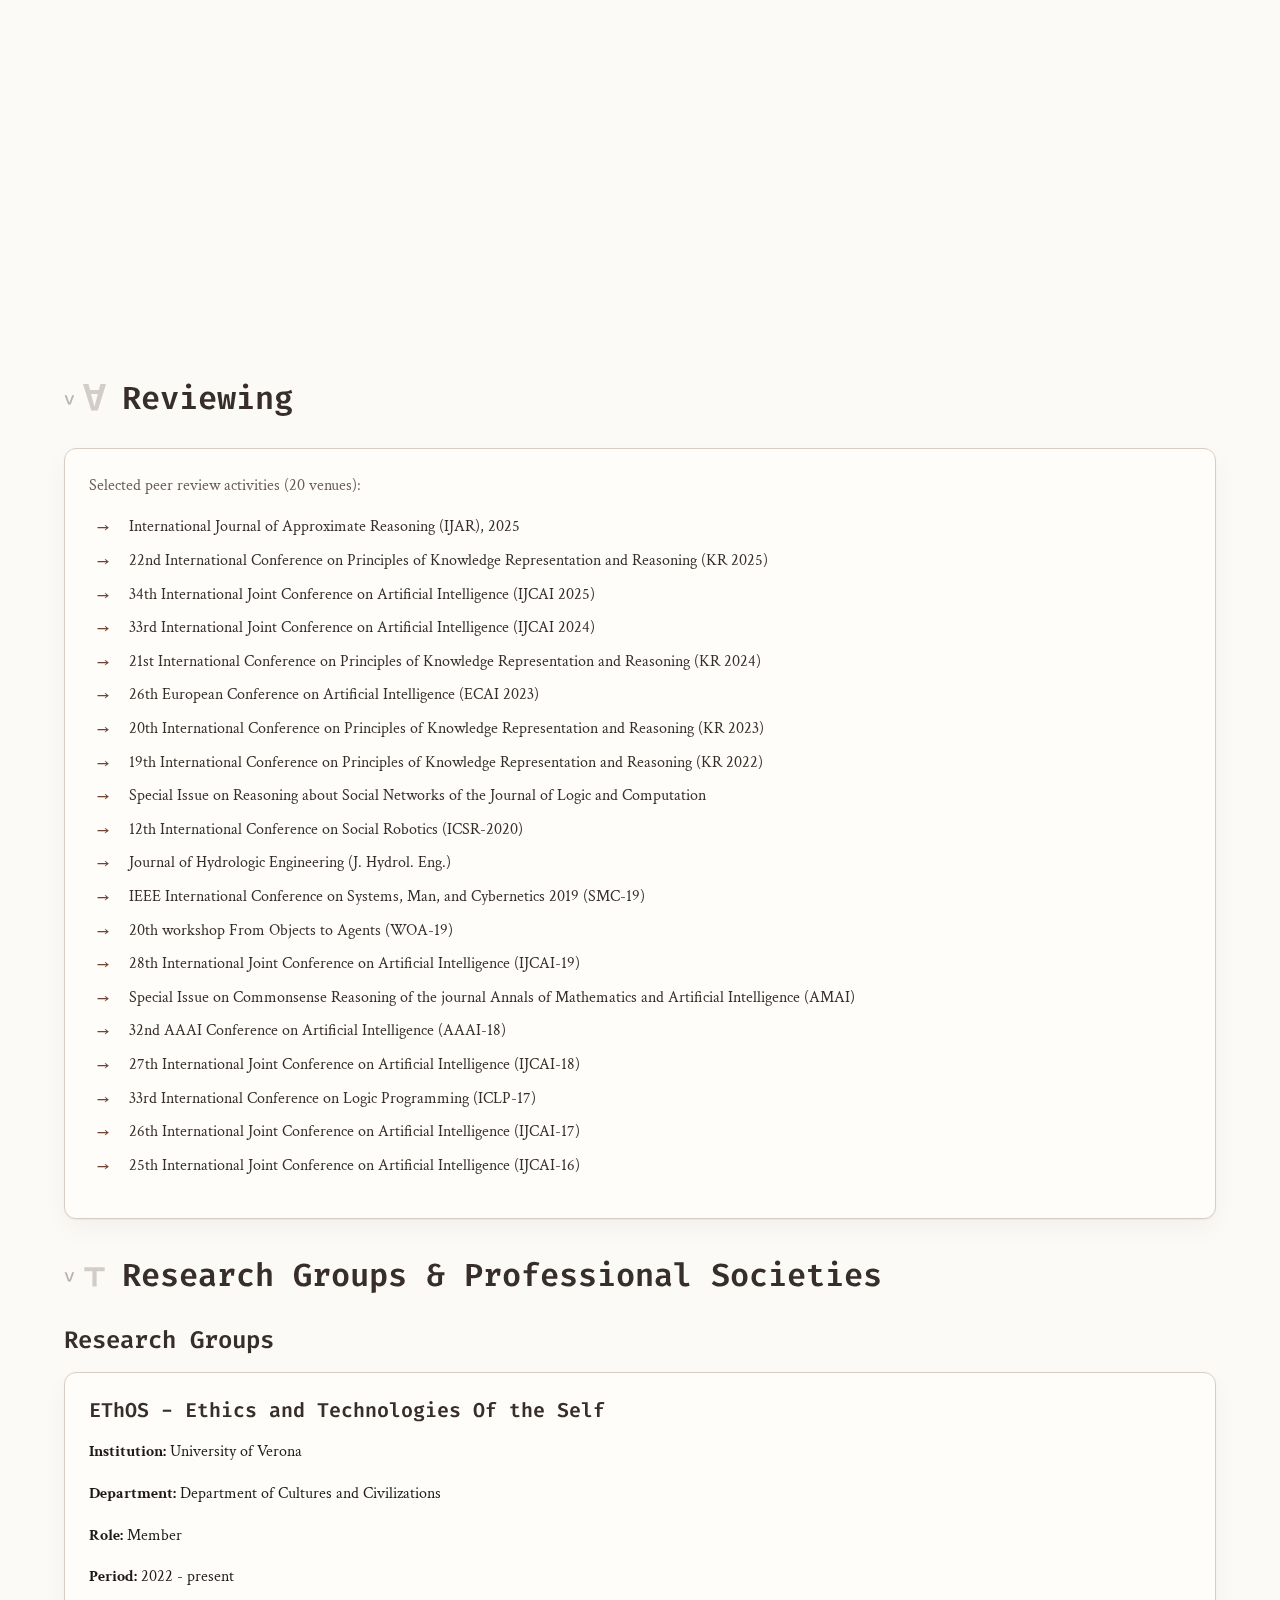
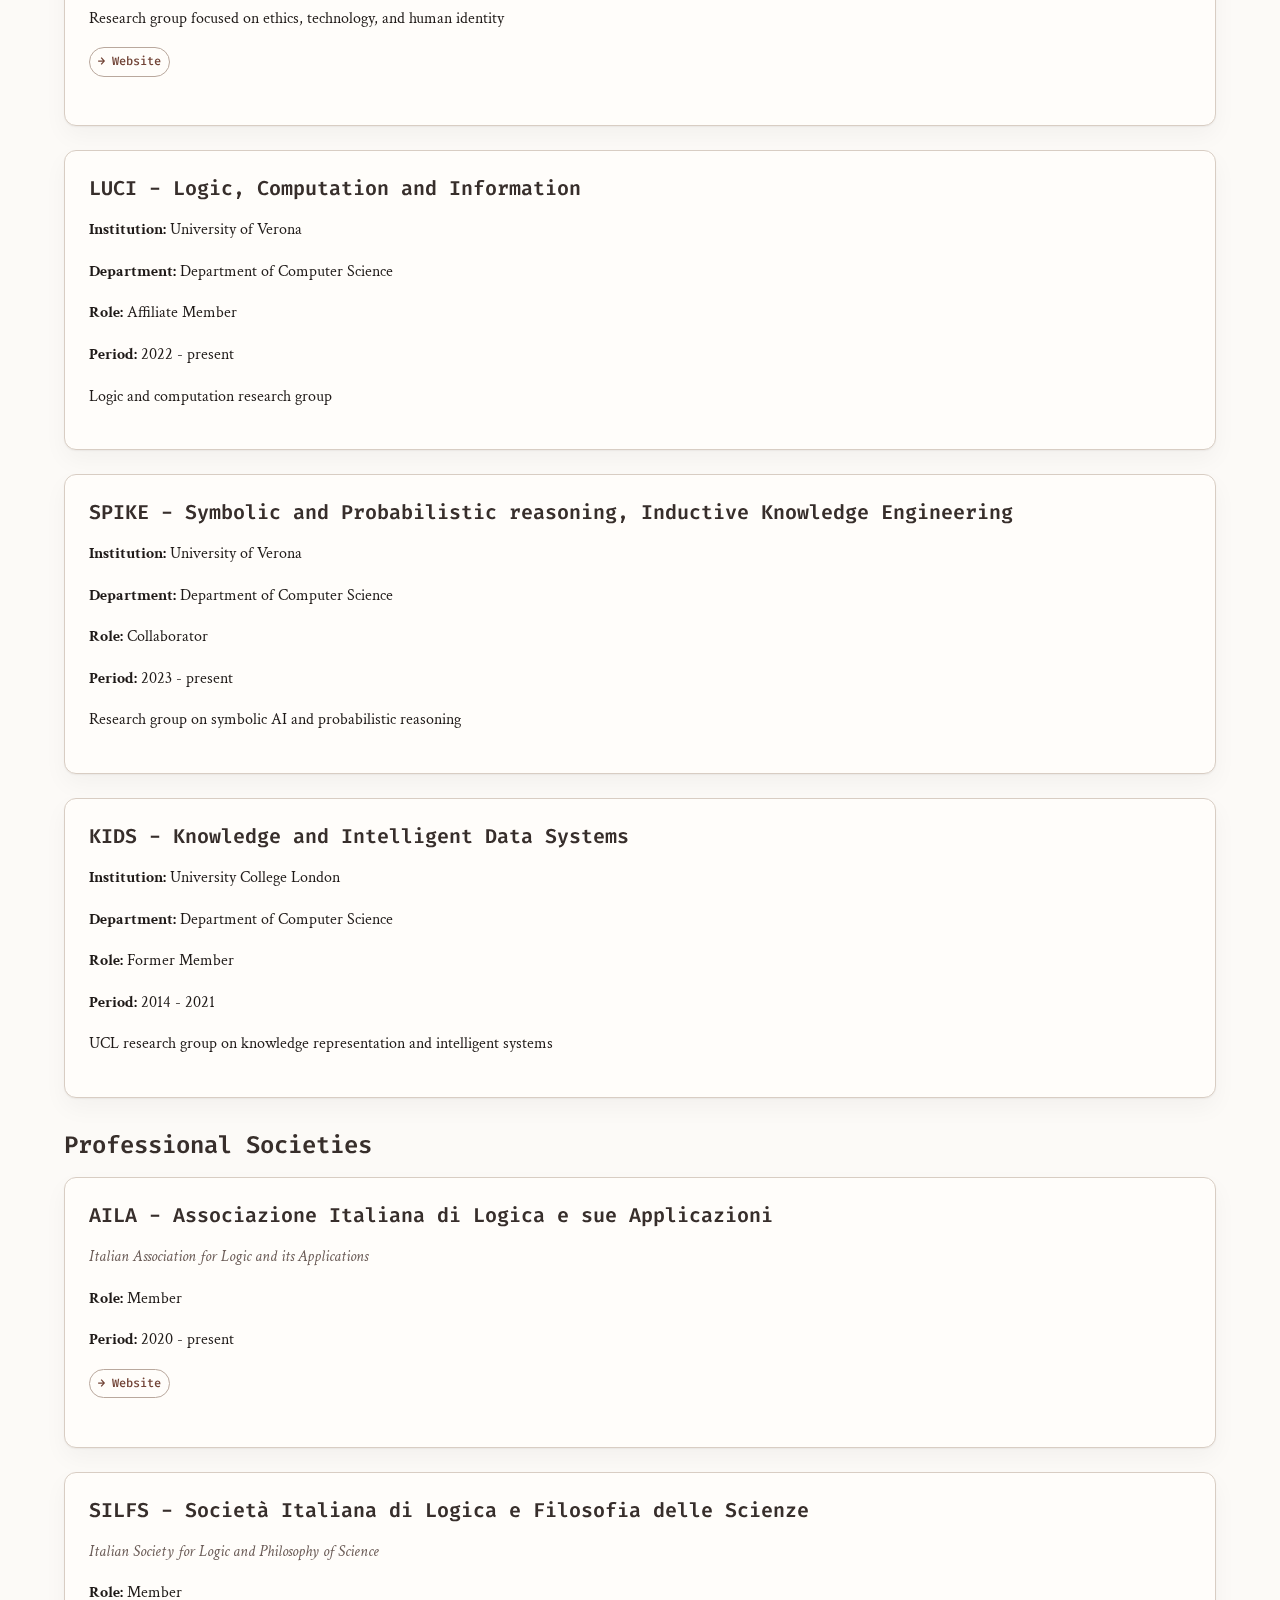
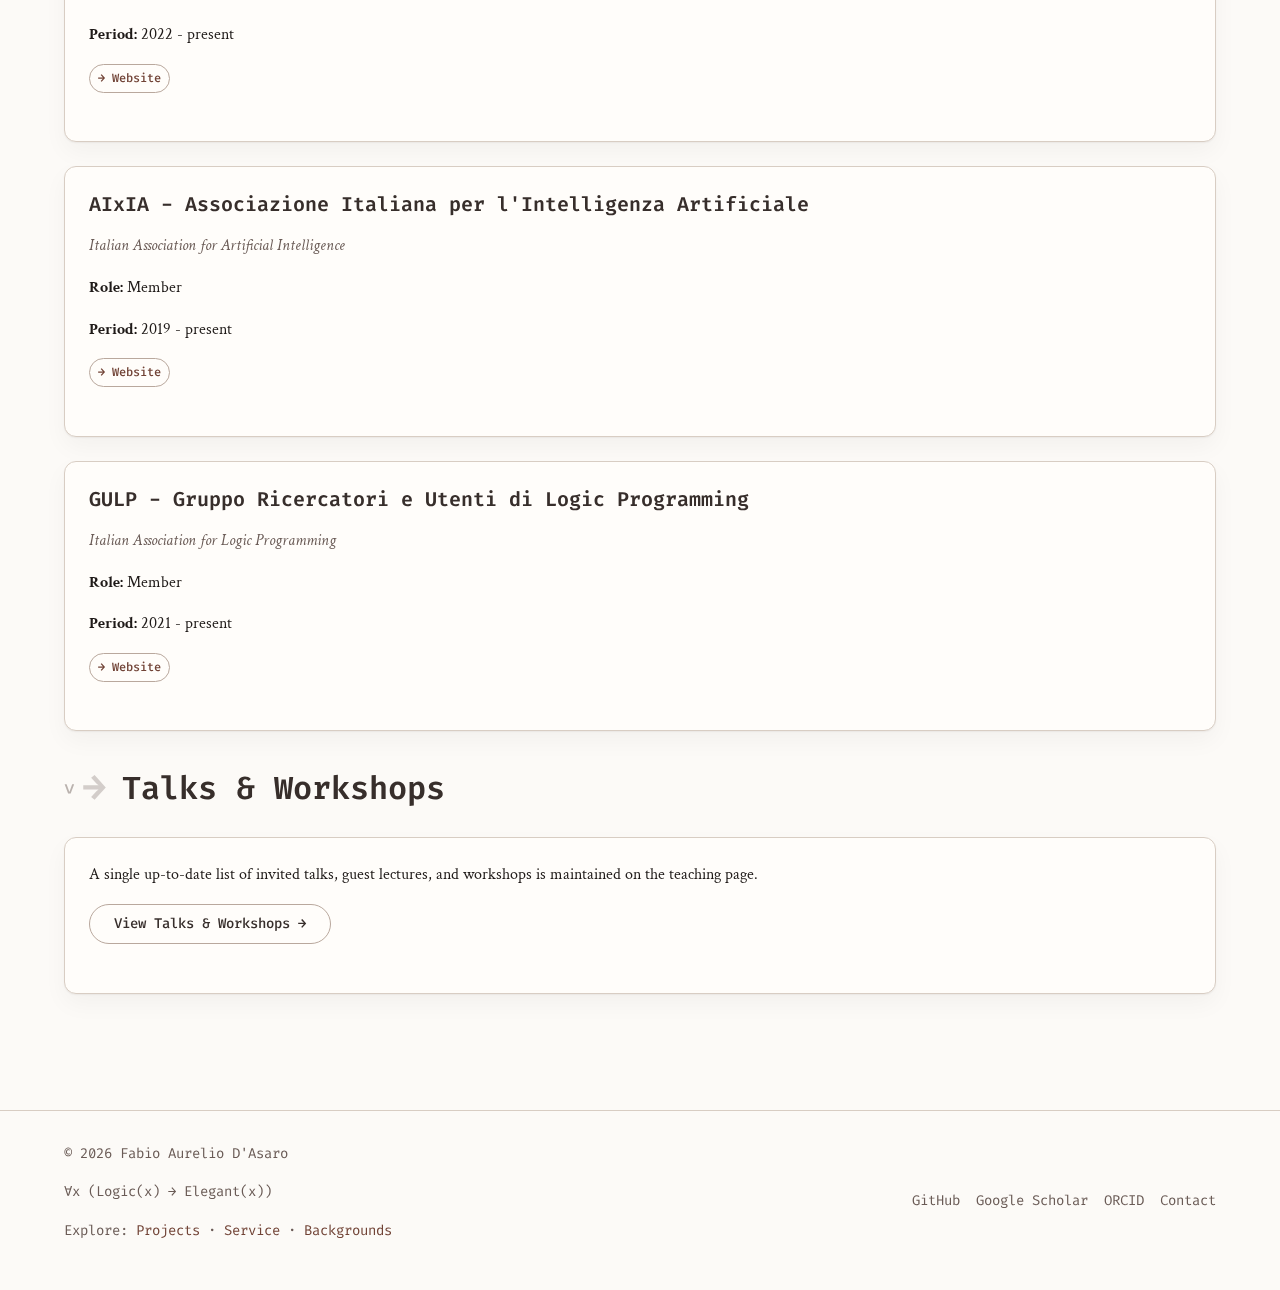
<file: service.html>
<!DOCTYPE html>
<html lang="en">
<head>
  <meta charset="UTF-8">
  <meta name="viewport" content="width=device-width, initial-scale=1.0">
  <meta http-equiv="Permissions-Policy" content="interest-cohort=()">
  <meta name="description" content="Academic service by Fabio Aurelio D'Asaro - Conference organization, program committees, editorial boards, and professional activities.">
  <meta name="author" content="Fabio Aurelio D'Asaro">

  <title>Service - Fabio Aurelio D'Asaro</title>

  <!-- Stylesheets -->
  <link rel="stylesheet" href="css/main.css">
  <link rel="stylesheet" href="css/animations.css">
  <link rel="stylesheet" href="css/responsive.css">

</head>
<body data-page="service">
  <!-- Mathematical Background Canvas -->
  <canvas id="bg-animation-canvas" data-default-animation="fibonacci"></canvas>
  <button id="animation-toggle" class="animation-toggle" aria-label="Toggle background animation" title="Toggle animation (A)">
    <span class="symbol">∀</span>
  </button>

  <!-- Navigation (dynamically injected by navigation.js) -->
  <div id="nav-placeholder"></div>

  <!-- Main Content -->
  <main>
    <section id="service">
      <div class="container">
        <h1 class="fade-in">Academic Service</h1>
        <div class="intro-text fade-in-delay-1">
          <p>A compact overview of organizing, reviewing, editorial work, and professional memberships. Speaking activity is linked from the teaching page so it stays in one place.</p>
        </div>
        <nav class="section-index fade-in-delay-2" aria-label="Service sections">
          <a href="#organizing-section" class="chip chip-neutral chip-sm">Organizing</a>
          <a href="#pc-section" class="chip chip-neutral chip-sm">Program Committees</a>
          <a href="#editorial-section" class="chip chip-neutral chip-sm">Editorial</a>
          <a href="#reviewing-section" class="chip chip-neutral chip-sm">Reviewing</a>
          <a href="#groups-section" class="chip chip-neutral chip-sm">Groups</a>
          <a href="#talks-section" class="chip chip-neutral chip-sm">Talks</a>
        </nav>

        <!-- Conference Organization -->
        <div id="organizing-section" class="mt-xl fade-in-delay-1">
          <h2 class="section-title"><span class="logical-symbols symbols-dimmed"></span> Conference & Summer School Organization</h2>
          <div id="organizing-container">
            <p class="loading-message">Loading organizing activities...</p>
          </div>
        </div>

        <!-- Program Committees -->
        <div id="pc-section" class="mt-xl fade-in-delay-2">
          <h2 class="section-title"><span class="logical-symbols symbols-dimmed"></span> Program Committees</h2>
          <div id="pc-container">
            <p class="loading-message">Loading program committees...</p>
          </div>
        </div>

        <!-- Editorial Service -->
        <div id="editorial-section" class="mt-xl fade-in-delay-3">
          <h2 class="section-title"><span class="logical-symbols symbols-dimmed"></span> Editorial Boards</h2>
          <div id="editorial-container">
            <p class="loading-message">Loading editorial service...</p>
          </div>
        </div>

        <!-- Reviewing -->
        <div id="reviewing-section" class="mt-xl">
          <h2 class="section-title"><span class="logical-symbols symbols-dimmed"></span> Reviewing</h2>
          <div id="reviewing-container">
            <p class="loading-message">Loading reviewing activities...</p>
          </div>
        </div>

        <!-- Research Groups -->
        <div id="groups-section" class="mt-xl">
          <h2 class="section-title"><span class="logical-symbols symbols-dimmed"></span> Research Groups & Professional Societies</h2>
          <div id="groups-container">
            <p class="loading-message">Loading memberships...</p>
          </div>
        </div>

        <!-- Speaking -->
        <div id="talks-section" class="mt-xl">
          <h2 class="section-title"><span class="logical-symbols symbols-dimmed"></span> Talks & Workshops</h2>
          <div class="card">
            <p>A single up-to-date list of invited talks, guest lectures, and workshops is maintained on the teaching page.</p>
            <p class="mt-md">
              <a href="teaching.html#guest-lectures" class="btn btn-secondary">View Talks & Workshops →</a>
            </p>
          </div>
        </div>
      </div>
    </section>
  </main>

  <!-- Footer -->
  <footer>
    <div class="footer-content">
      <div class="footer-text">
        <p>&copy; <span class="footer-year">2025</span> <span id="footer-name">Loading...</span></p>
        <p>∀x (Logic(x) → Elegant(x))</p>
        <p class="footer-site-links">Explore: <a href="projects.html">Projects</a> · <a href="service.html">Service</a> · <a href="backgrounds.html">Backgrounds</a></p>
      </div>
      <ul class="footer-links">
        <li><a href="https://github.com/dasaro" target="_blank" rel="noopener" id="footer-github">GitHub</a></li>
        <li><a href="https://scholar.google.com" target="_blank" rel="noopener" id="footer-scholar">Google Scholar</a></li>
        <li><a href="https://orcid.org" target="_blank" rel="noopener" id="footer-orcid">ORCID</a></li>
        <li><a href="contact.html">Contact</a></li>
      </ul>
    </div>
  </footer>

  <!-- Scripts -->
    <script src="js/navigation.js?v=32"></script>
  <script src="js/main.js?v=32"></script>
  <script type="module" src="js/animations/AnimationController.js?v=35"></script>
  <script src="js/logical-symbols.js?v=33"></script>

  <script>
    // Load and display service data
    document.addEventListener('DOMContentLoaded', async () => {
      // Load service data
      try {
        const serviceData = await loadJSON('./data/service.json');
        const affiliationsData = await loadJSON('./data/affiliations.json');

        // Conference Organization
        const organizingContainer = document.getElementById('organizing-container');
        if (serviceData.organizing && serviceData.organizing.length > 0) {
          const organizingHTML = serviceData.organizing.map(org => `
            <div class="card">
              <div class="chip-group">
                ${org.year ? `<span class="chip chip-year chip-sm">${org.year}</span>` : ''}
                <span class="chip chip-service chip-sm">Organizing</span>
              </div>
              <h3>${org.event}</h3>
              ${org.role ? `<p><strong>Role:</strong> ${org.role}</p>` : ''}
              ${org.location ? `<p><strong>Location:</strong> ${org.location}</p>` : ''}
              ${org.website ? `
                <p class="mt-md">
                  <a href="${org.website}" target="_blank" rel="noopener" class="btn btn-sm">
                    → Website
                  </a>
                </p>
              ` : ''}
            </div>
          `).join('');
          organizingContainer.innerHTML = organizingHTML;
        } else {
          organizingContainer.innerHTML = '<p class="text-muted">No organizing activities found.</p>';
        }

        // Program Committees
        const pcContainer = document.getElementById('pc-container');
        if (serviceData.program_committees && serviceData.program_committees.length > 0) {
          const pcHTML = serviceData.program_committees.map(pc => `
            <div class="card">
              <div class="chip-group">
                <span class="chip chip-service chip-sm">PC Member</span>
              </div>
              <h3>${pc.event}</h3>
              <p><strong>Years:</strong> ${Array.isArray(pc.years) ? pc.years.join(', ') : pc.years}</p>
              <p><strong>Role:</strong> ${pc.role}</p>
            </div>
          `).join('');
          pcContainer.innerHTML = pcHTML;
        } else {
          pcContainer.innerHTML = '<p class="text-muted">No program committee service found.</p>';
        }

        // Editorial Service
        const editorialContainer = document.getElementById('editorial-container');
        if (serviceData.editorial && serviceData.editorial.length > 0) {
          const editorialHTML = serviceData.editorial.map(ed => `
            <div class="card">
              <div class="chip-group">
                <span class="chip chip-year chip-sm">${ed.year_start} - ${ed.year_end}</span>
                <span class="chip chip-service chip-sm">Editorial</span>
              </div>
              <h3>${ed.journal}</h3>
              <p><strong>Role:</strong> ${ed.role}</p>
              ${ed.section ? `<p><strong>Section:</strong> ${ed.section}</p>` : ''}
            </div>
          `).join('');
          editorialContainer.innerHTML = editorialHTML;
        } else {
          editorialContainer.innerHTML = '<p class="text-muted">No editorial service found.</p>';
        }

        // Reviewing
        const reviewingContainer = document.getElementById('reviewing-container');
        if (serviceData.reviewing && serviceData.reviewing.length > 0) {
          const reviewingHTML = `
            <div class="card">
              <p class="text-muted mb-md">Selected peer review activities (${serviceData.reviewing.length} venues):</p>
              <ul class="service-list">
                ${serviceData.reviewing.map(venue => `<li>${venue}</li>`).join('')}
              </ul>
            </div>
          `;
          reviewingContainer.innerHTML = reviewingHTML;
        } else {
          reviewingContainer.innerHTML = '<p class="text-muted">No reviewing activities found.</p>';
        }

        // Research Groups & Professional Societies
        const groupsContainer = document.getElementById('groups-container');
        if (affiliationsData) {
          let groupsHTML = '';

          if (affiliationsData.research_groups && affiliationsData.research_groups.length > 0) {
            groupsHTML += `
              <h3 class="mt-lg mb-md">Research Groups</h3>
              ${affiliationsData.research_groups.map(group => `
                <div class="card">
                  <h4>${group.name}</h4>
                  <p><strong>Institution:</strong> ${group.institution}</p>
                  ${group.department ? `<p><strong>Department:</strong> ${group.department}</p>` : ''}
                  <p><strong>Role:</strong> ${group.role}</p>
                  <p><strong>Period:</strong> ${group.year_start} - ${group.year_end}</p>
                  ${group.description ? `<p class="mt-md">${group.description}</p>` : ''}
                  ${group.website ? `
                    <p class="mt-md">
                      <a href="${group.website}" target="_blank" rel="noopener" class="btn btn-sm">
                        → Website
                      </a>
                    </p>
                  ` : ''}
                </div>
              `).join('')}
            `;
          }

          if (affiliationsData.professional_memberships && affiliationsData.professional_memberships.length > 0) {
            groupsHTML += `
              <h3 class="mt-xl mb-md">Professional Societies</h3>
              ${affiliationsData.professional_memberships.map(mem => `
                <div class="card">
                  <h4>${mem.organization} - ${mem.full_name}</h4>
                  ${mem.full_name_en ? `<p class="text-muted"><em>${mem.full_name_en}</em></p>` : ''}
                  <p><strong>Role:</strong> ${mem.role}</p>
                  <p><strong>Period:</strong> ${mem.year_start} - ${mem.year_end}</p>
                  ${mem.website ? `
                    <p class="mt-md">
                      <a href="${mem.website}" target="_blank" rel="noopener" class="btn btn-sm">
                        → Website
                      </a>
                    </p>
                  ` : ''}
                </div>
              `).join('')}
            `;
          }

          groupsContainer.innerHTML = groupsHTML;
        }

      } catch (error) {
        console.error('[service.html] Error loading service data:', error);
      }
    });
  </script>
</body>
</html>
</file>
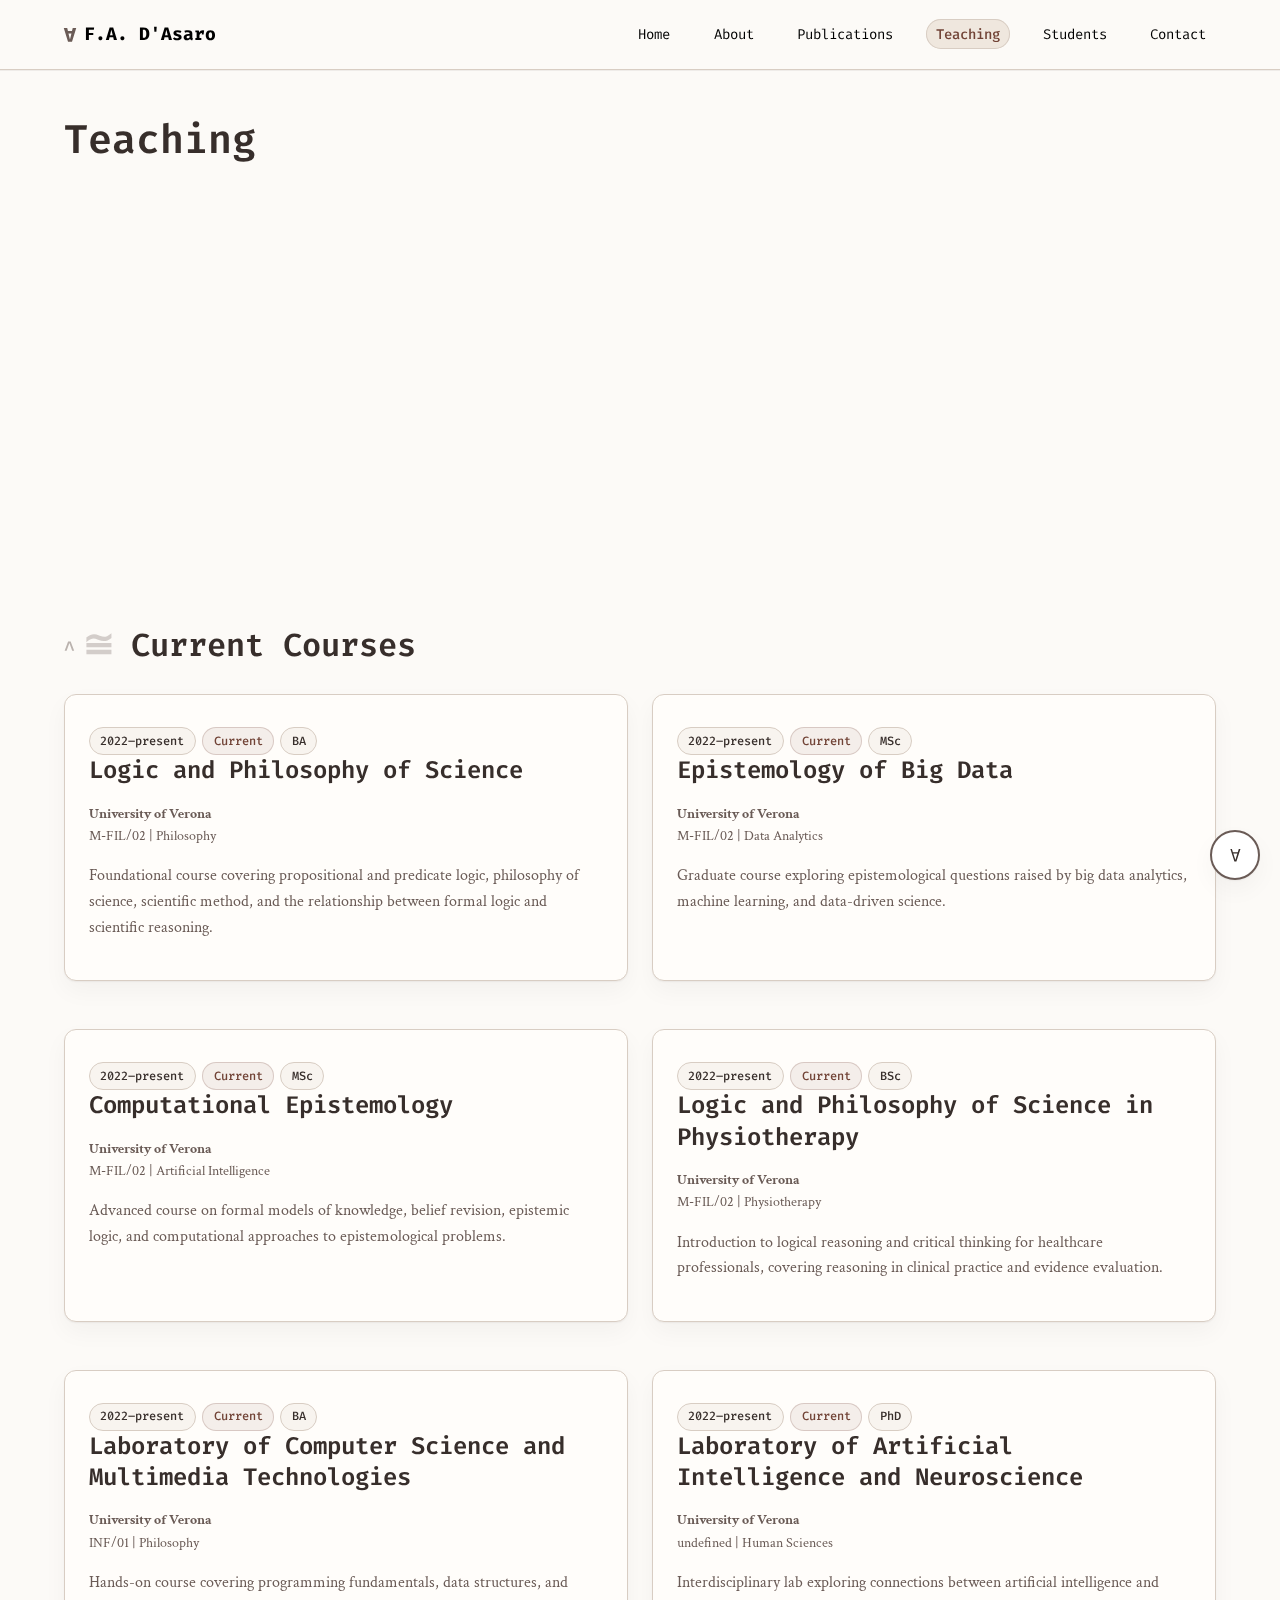
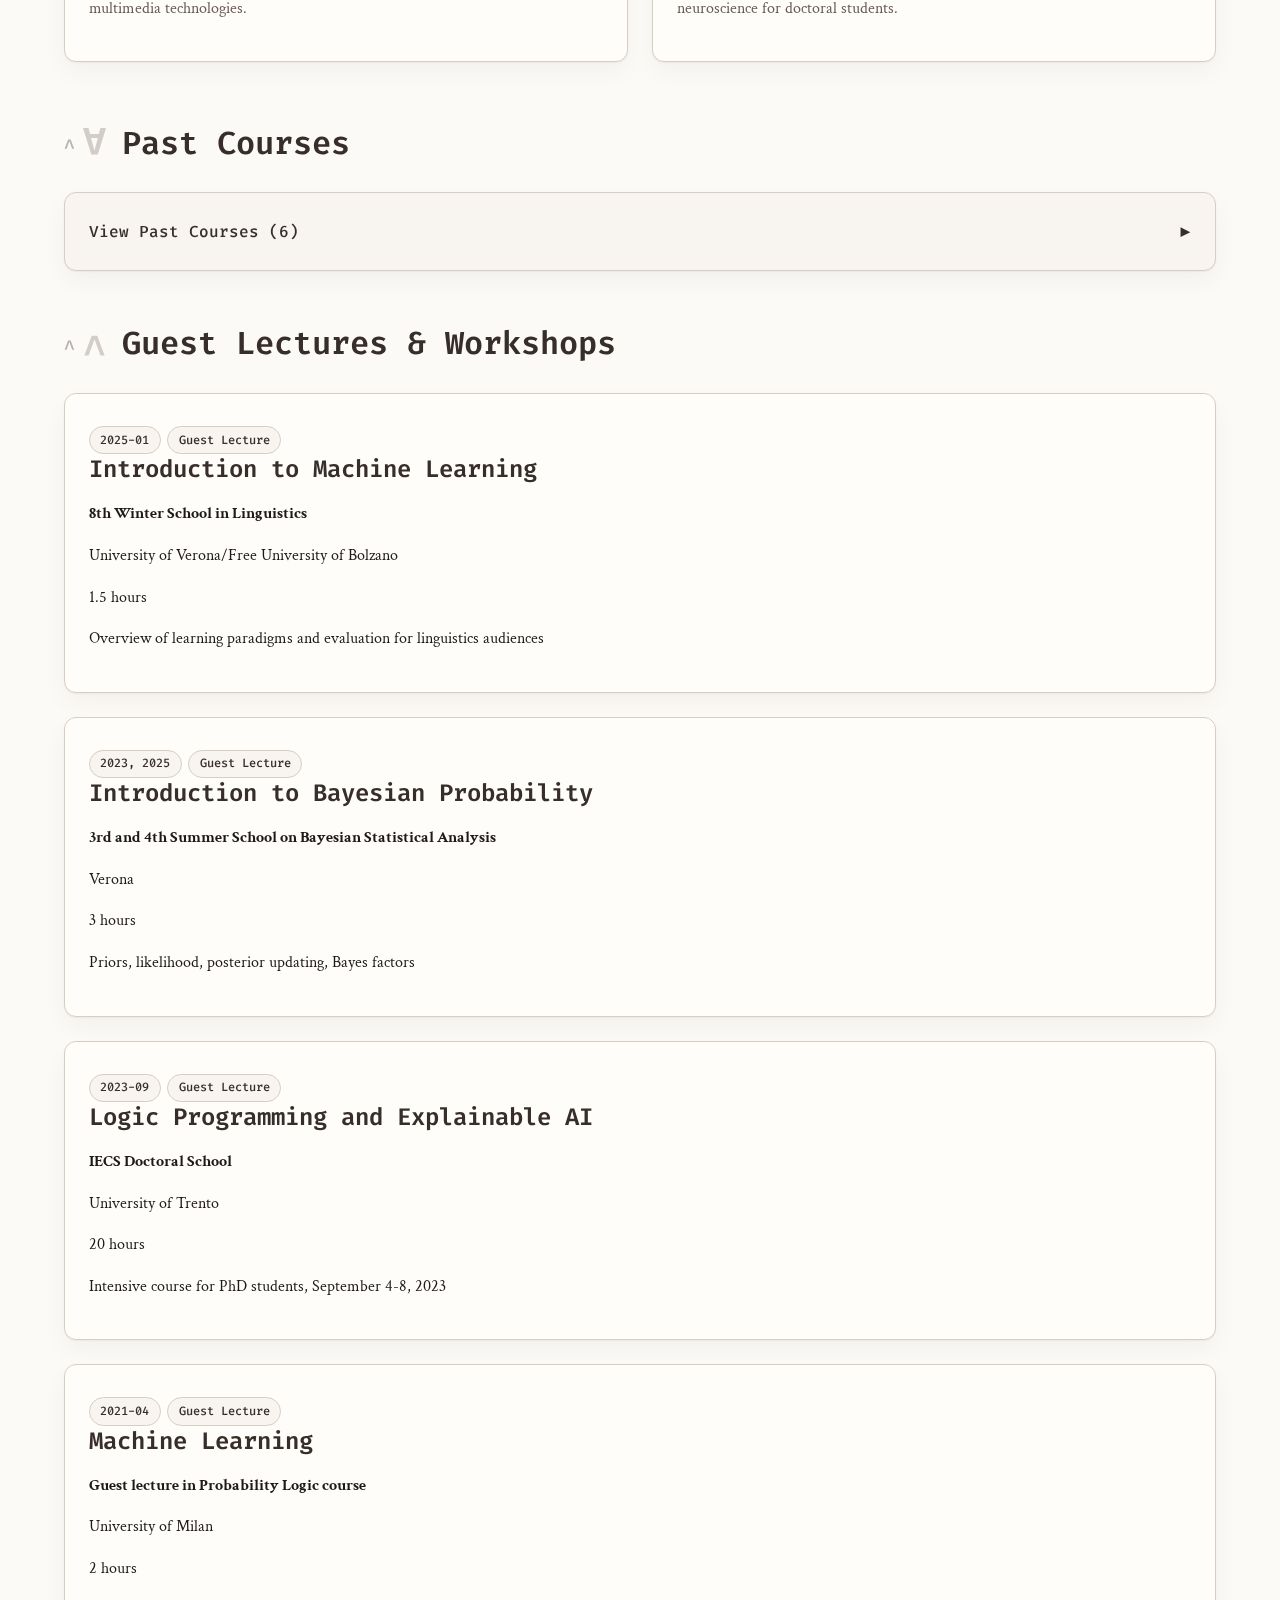
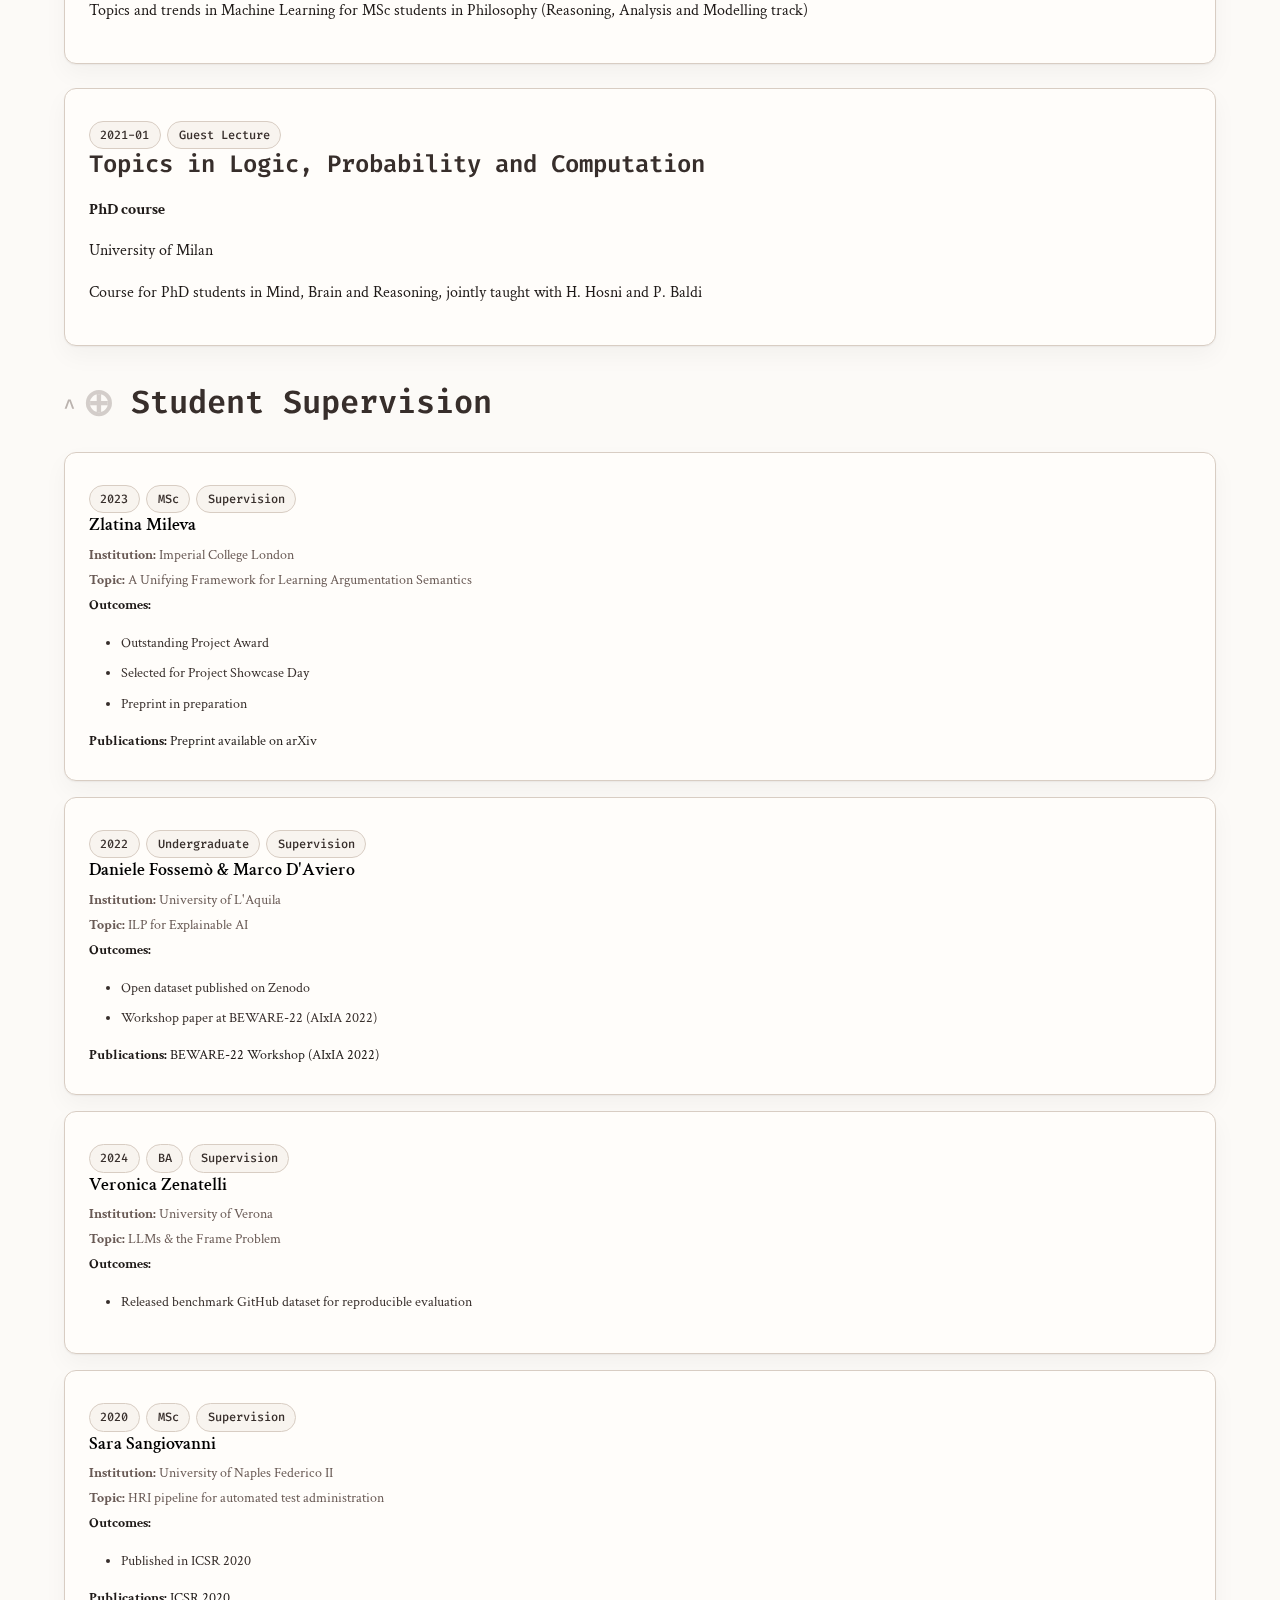
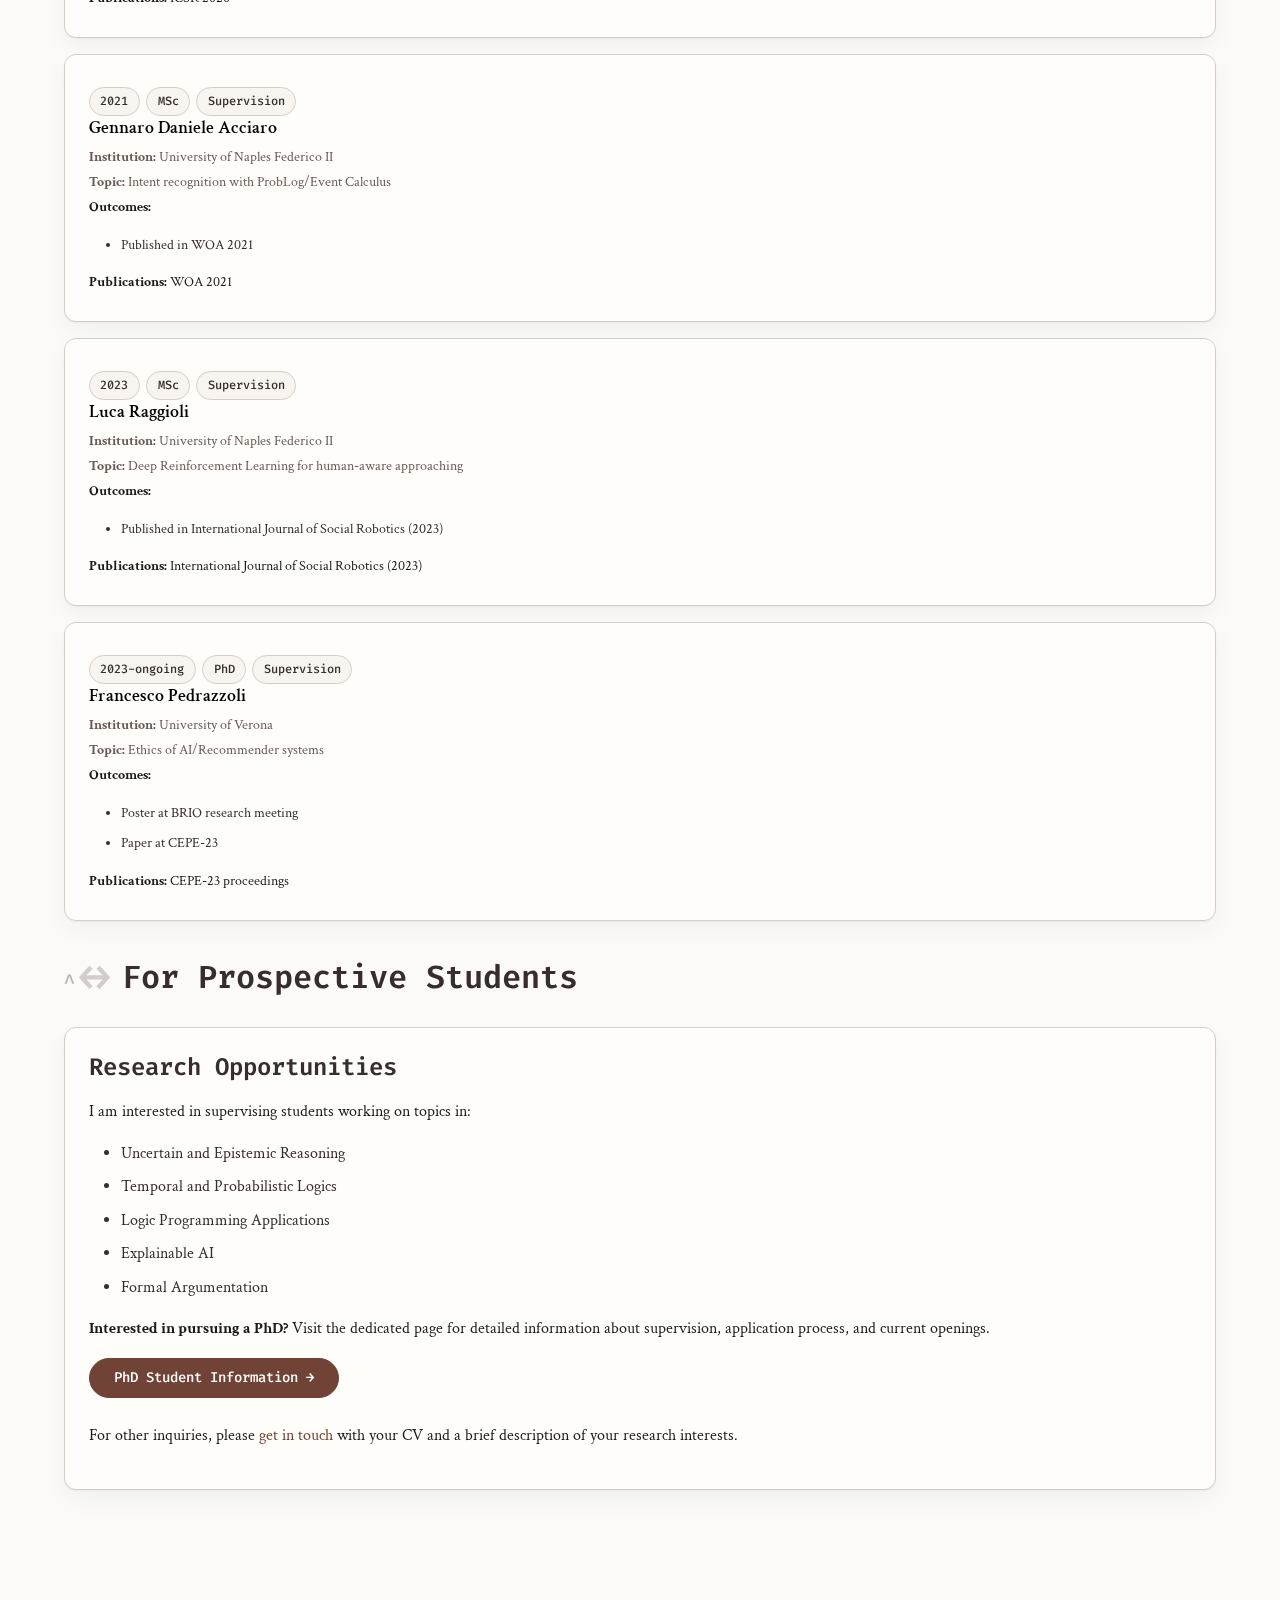
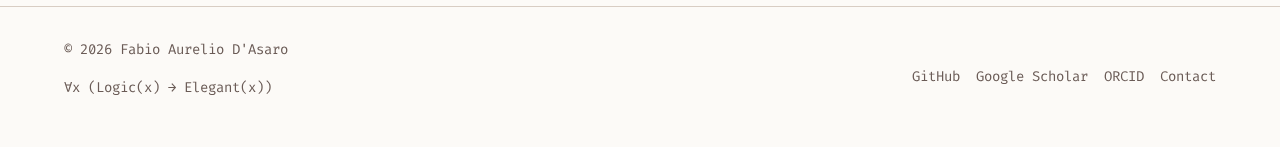
<file: teaching.html>
<!DOCTYPE html>
<html lang="en">
<head>
  <meta charset="UTF-8">
  <meta name="viewport" content="width=device-width, initial-scale=1.0">
  <meta http-equiv="Permissions-Policy" content="interest-cohort=()">
  <meta name="description" content="Teaching and student supervision by Fabio Aurelio D'Asaro - Courses, workshops, and mentorship.">
  <meta name="author" content="Fabio Aurelio D'Asaro">

  <title>Teaching - Fabio Aurelio D'Asaro</title>

  <!-- Stylesheets -->
  <link rel="stylesheet" href="css/main.css">
  <link rel="stylesheet" href="css/animations.css">
  <link rel="stylesheet" href="css/responsive.css">
</head>
<body data-page="teaching">
  <!-- Mathematical Background Canvas -->
  <canvas id="bg-animation-canvas" data-default-animation="riemann"></canvas>
  <button id="animation-toggle" class="animation-toggle" aria-label="Toggle background animation" title="Toggle animation (A)">
    <span class="symbol">∀</span>
  </button>

  <!-- Navigation (dynamically injected by navigation.js) -->
  <div id="nav-placeholder"></div>

  <!-- Main Content -->
  <main>
    <section id="teaching">
      <div class="container">
        <h1 class="fade-in">Teaching</h1>

        <!-- Teaching Philosophy -->
        <div class="card fade-in-delay-1">
          <div id="philosophy-container">
            <h2>Teaching Philosophy</h2>
            <p class="loading-message">Loading teaching philosophy...</p>
          </div>
        </div>

        <!-- Teaching Statistics -->
        <div class="mt-xl fade-in-delay-2">
          <div id="stats-container">
            <p class="loading-message">Loading teaching statistics...</p>
          </div>
        </div>

        <!-- Current Courses -->
        <div id="current-courses" class="mt-xl">
          <h2 class="section-title"><span class="logical-symbols symbols-dimmed"></span> Current Courses</h2>
          <div id="current-courses-container">
            <p class="loading-message">Loading current courses...</p>
          </div>
        </div>

        <!-- Past Courses -->
        <div id="past-courses" class="mt-xl">
          <h2 class="section-title"><span class="logical-symbols symbols-dimmed"></span> Past Courses</h2>
          <div class="collapsible-header" onclick="toggleCollapsible('past-courses-content', this)">
            <span>View Past Courses (6)</span>
            <span class="arrow">▶</span>
          </div>
          <div id="past-courses-content" class="collapsible-content">
            <div id="past-courses-container">
              <p class="loading-message">Loading past courses...</p>
            </div>
          </div>
        </div>

        <!-- Guest Lectures & Workshops -->
        <div id="guest-lectures" class="mt-xl">
          <h2 class="section-title"><span class="logical-symbols symbols-dimmed"></span> Guest Lectures & Workshops</h2>
          <div id="guest-lectures-container">
            <p class="loading-message">Loading guest lectures...</p>
          </div>
        </div>

        <!-- Student Supervision -->
        <div id="supervision" class="mt-xl">
          <h2 class="section-title"><span class="logical-symbols symbols-dimmed"></span> Student Supervision</h2>
          <div id="supervision-container">
            <p class="loading-message">Loading supervision data...</p>
          </div>
        </div>

        <!-- For Prospective Students -->
        <div id="prospective-students" class="mt-xl">
          <h2 class="section-title"><span class="logical-symbols symbols-dimmed"></span> For Prospective Students</h2>
          <div class="card">
            <h3>Research Opportunities</h3>
            <p>
              I am interested in supervising students working on topics in:
            </p>
            <ul>
              <li>Uncertain and Epistemic Reasoning</li>
              <li>Temporal and Probabilistic Logics</li>
              <li>Logic Programming Applications</li>
              <li>Explainable AI</li>
              <li>Formal Argumentation</li>
            </ul>
            <p class="mt-md">
              <strong>Interested in pursuing a PhD?</strong> Visit the dedicated page for detailed information
              about supervision, application process, and current openings.
            </p>
            <p class="mt-md">
              <a href="dissertation-info.html" class="btn btn-primary">PhD Student Information →</a>
            </p>
            <p class="mt-md">
              For other inquiries, please <a href="contact.html">get in touch</a>
              with your CV and a brief description of your research interests.
            </p>
          </div>
        </div>
      </div>
    </section>
  </main>

  <!-- Footer -->
  <footer>
    <div class="footer-content">
      <div class="footer-text">
        <p>&copy; <span class="footer-year">2025</span> <span id="footer-name">Loading...</span></p>
        <p>∀x (Logic(x) → Elegant(x))</p>
      </div>
      <ul class="footer-links">
        <li><a href="https://github.com/dasaro" target="_blank" rel="noopener" id="footer-github">GitHub</a></li>
        <li><a href="https://scholar.google.com" target="_blank" rel="noopener" id="footer-scholar">Google Scholar</a></li>
        <li><a href="https://orcid.org" target="_blank" rel="noopener" id="footer-orcid">ORCID</a></li>
        <li><a href="contact.html">Contact</a></li>
      </ul>
    </div>
  </footer>

  <!-- Scripts -->
  <script src="js/navigation.js?v=31"></script>
  <script src="js/main.js?v=31"></script>
  <script type="module" src="js/animations/AnimationController.js?v=31"></script>
  <script src="js/logical-symbols.js?v=31"></script>

  <!-- Page-specific script -->
  <script>
    // Collapsible sections toggle
    function toggleCollapsible(contentId, trigger) {
      const content = document.getElementById(contentId);
      const arrow = trigger?.querySelector('.arrow');

      content.classList.toggle('active');
      if (arrow) {
        arrow.textContent = content.classList.contains('active') ? '▼' : '▶';
      }
    }

    document.addEventListener('DOMContentLoaded', async () => {
      try {
        // Load teaching data
        const teachingData = await loadJSON('./data/teaching.json');
        console.log('[teaching.html] Teaching data loaded:', teachingData);

        // 1. Teaching Philosophy
        const philosophyContainer = document.getElementById('philosophy-container');
        if (teachingData.teaching_philosophy) {
          const philosophy = typeof teachingData.teaching_philosophy === 'string'
            ? teachingData.teaching_philosophy
            : teachingData.teaching_philosophy.paragraphs?.join('</p><p>') || '';

          const html = `<p>${philosophy}</p>`;
          philosophyContainer.innerHTML = html;
          console.log('[teaching.html] ✅ Teaching Philosophy displayed!');
        }

        // 2. Teaching Statistics
        const statsContainer = document.getElementById('stats-container');
        if (teachingData.teaching_statistics) {
          const stats = teachingData.teaching_statistics;
          const html = `
            <div class="card">
              <h3>Teaching Experience</h3>
              <div class="grid grid-2">
                <div>
                  <strong>Years of Experience:</strong> ${stats.years_experience} years
                </div>
                <div>
                  <strong>Average Hours/Year:</strong> ${stats.average_hours_per_year}
                </div>
              </div>
              <p class="mt-md"><em>${stats.note || ''}</em></p>
            </div>
          `;
          statsContainer.innerHTML = html;
          console.log('[teaching.html] ✅ Teaching Statistics displayed!');
        }

        // 3. Current Courses
        const currentCoursesContainer = document.getElementById('current-courses-container');
        if (teachingData.current_courses && teachingData.current_courses.length > 0) {
          const html = `
            <div class="grid grid-2">
              ${teachingData.current_courses.map(course => `
                <div class="card">
                  <div class="chip-group">
                    <span class="chip chip-year chip-sm">${course.year_start}–${course.year_end}</span>
                    <span class="chip chip-current chip-sm">Current</span>
                    <span class="chip chip-teaching chip-sm">${course.level}</span>
                  </div>
                  <h3>${course.title}</h3>
                  <div class="course-meta mb-md">
                    <strong>${course.institution}</strong><br>
                    ${course.code} | ${course.program}
                  </div>
                  ${course.description ? `<p class="course-description">${course.description}</p>` : ''}
                </div>
              `).join('')}
            </div>
          `;
          currentCoursesContainer.innerHTML = html;
          console.log('[teaching.html] ✅ Current Courses displayed!', teachingData.current_courses.length, 'courses');
        }

        // 4. Guest Lectures
        const guestLecturesContainer = document.getElementById('guest-lectures-container');
        if (teachingData.guest_lectures && teachingData.guest_lectures.length > 0) {
          const html = teachingData.guest_lectures.map(lecture => `
            <div class="card">
              <div class="chip-group">
                <span class="chip chip-year chip-sm">${lecture.date || lecture.year || ''}</span>
                <span class="chip chip-teaching chip-sm">Guest Lecture</span>
              </div>
              <h3>${lecture.title}</h3>
              <p><strong>${lecture.event}</strong></p>
              <p>${lecture.institution || ''}</p>
              ${lecture.hours ? `<p>${lecture.hours} hours</p>` : ''}
              ${lecture.description ? `<p class="mt-md">${lecture.description}</p>` : ''}
            </div>
          `).join('');
          guestLecturesContainer.innerHTML = html;
          console.log('[teaching.html] ✅ Guest Lectures displayed!', teachingData.guest_lectures.length, 'lectures');
        }

        // 5. Past Courses (Teaching Assistant Positions)
        const pastCoursesContainer = document.getElementById('past-courses-container');
        if (teachingData.teaching_assistant_positions && teachingData.teaching_assistant_positions.length > 0) {
          const html = teachingData.teaching_assistant_positions.map(position => `
            <div class="card">
              <div class="chip-group">
                <span class="chip chip-year chip-sm">${position.period}</span>
                <span class="chip chip-past chip-sm">Past</span>
                <span class="chip chip-teaching chip-sm">TA Position</span>
              </div>
              <h3>${position.institution}</h3>
              <p><strong>${position.department || ''}</strong></p>
              ${position.courses && position.courses.length > 0 ? `
                <ul class="mt-md">
                  ${position.courses.map(course => `
                    <li><strong>${course.code || ''}:</strong> ${course.title} ${course.years ? `(${course.years})` : ''}
                    ${course.note ? `<br><em>${course.note}</em>` : ''}</li>
                  `).join('')}
                </ul>
              ` : ''}
            </div>
          `).join('');
          pastCoursesContainer.innerHTML = html;
          console.log('[teaching.html] ✅ Past Courses (TA Positions) displayed!', teachingData.teaching_assistant_positions.length, 'positions');
        }

        // 6. Load supervision data
        const supervisionData = await loadJSON('./data/supervision.json');
        const supervisionContainer = document.getElementById('supervision-container');

        if (supervisionData && supervisionData.students && supervisionData.students.length > 0) {
          const html = supervisionData.students.map(student => {
            // Determine chip based on level
            const levelChip = student.level === 'MSc' ? 'chip-msc' :
                             student.level === 'PhD' ? 'chip-phd' :
                             student.level === 'BSc' ? 'chip-bsc' : 'chip-msc';

            return `
            <div class="course-card">
              <div class="chip-group">
                <span class="chip chip-year chip-sm">${student.year}</span>
                <span class="chip ${levelChip} chip-sm">${student.level}</span>
                <span class="chip chip-supervision chip-sm">Supervision</span>
              </div>
              <h3>${student.name}</h3>
              <p class="course-meta"><strong>Institution:</strong> ${student.institution}</p>
              <p class="course-meta mb-md"><strong>Topic:</strong> ${student.topic}</p>
              ${student.outcomes && student.outcomes.length > 0 ? `
                <p class="mb-sm"><strong>Outcomes:</strong></p>
                <ul class="ml-lg mb-md">
                  ${student.outcomes.map(outcome => `<li class="mb-xs">${outcome}</li>`).join('')}
                </ul>
              ` : ''}
              ${student.publications && student.publications.length > 0 ? `
                <p><strong>Publications:</strong> ${student.publications.join(', ')}</p>
              ` : ''}
            </div>
          `;
          }).join('');
          supervisionContainer.innerHTML = html;
          console.log('[teaching.html] ✅ Supervision data displayed!', supervisionData.students.length, 'students');
        } else {
          supervisionContainer.innerHTML = `
            <div class="card">
              <p class="text-muted">
                I have supervised multiple undergraduate and graduate students on topics in logic,
                AI, and formal reasoning. Student outcomes and publications will be added soon.
              </p>
            </div>
          `;
          console.log('[teaching.html] ℹ️ No supervision data available, showing placeholder');
        }

      } catch (error) {
        console.error('Error loading teaching data:', error);

        // Show error messages in containers
        document.querySelectorAll('.loading-message').forEach(el => {
          el.textContent = 'Error loading data. Please try again later.';
          el.classList.add('text-error');
        });
      }
    });
  </script>
</body>
</html>
</file>
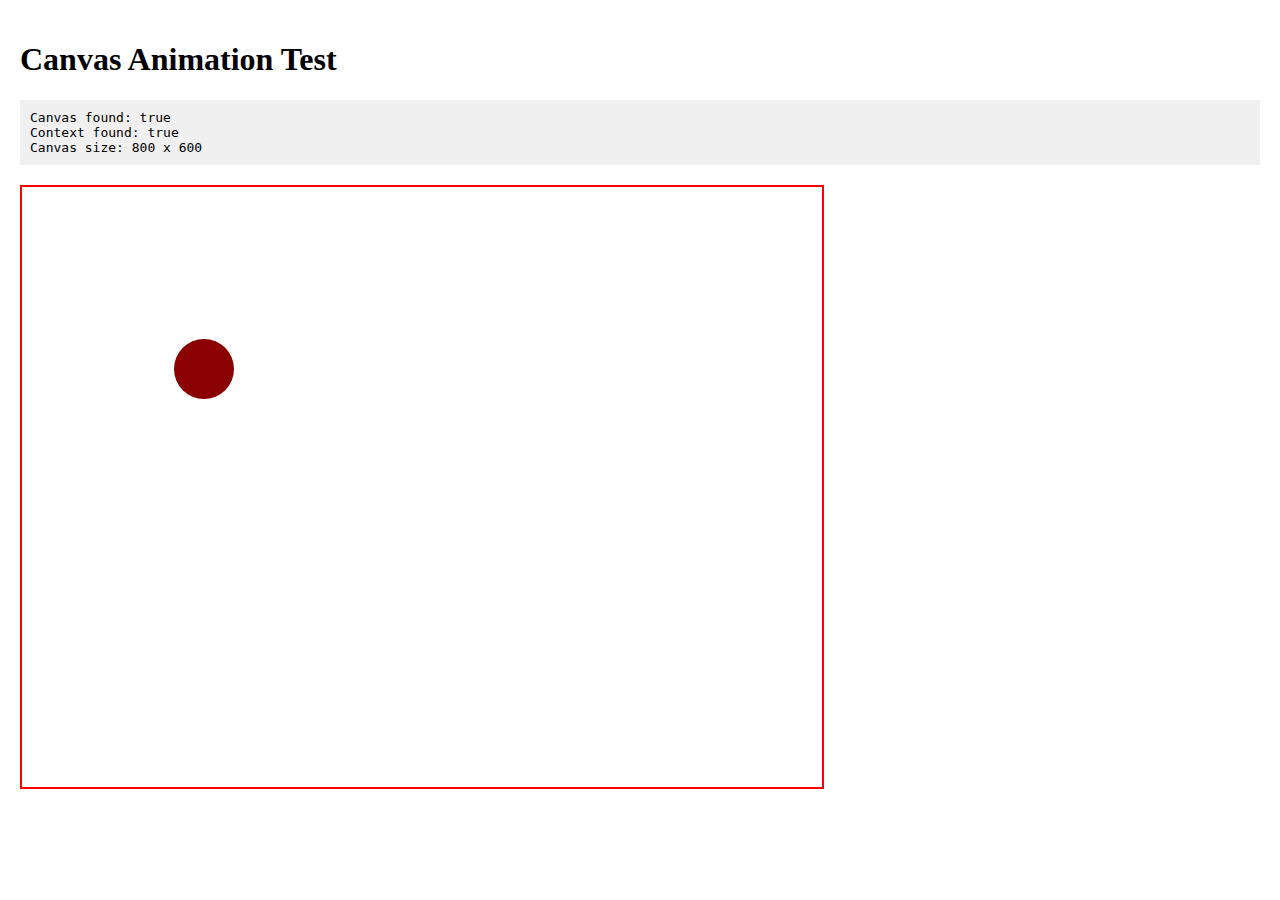
<file: test-canvas.html>
<!DOCTYPE html>
<html>
<head>
  <title>Canvas Test</title>
  <style>
    body {
      margin: 0;
      padding: 20px;
      background: white;
    }
    #test-canvas {
      border: 2px solid red;
      display: block;
      margin: 20px 0;
    }
    .info {
      font-family: monospace;
      padding: 10px;
      background: #f0f0f0;
      margin: 10px 0;
    }
  </style>
</head>
<body>
  <h1>Canvas Animation Test</h1>
  <div class="info" id="info">Initializing...</div>
  <canvas id="test-canvas" width="800" height="600"></canvas>

  <script>
    const info = document.getElementById('info');
    const canvas = document.getElementById('test-canvas');
    const ctx = canvas.getContext('2d');

    info.innerHTML = `
      Canvas found: ${!!canvas}<br>
      Context found: ${!!ctx}<br>
      Canvas size: ${canvas.width} x ${canvas.height}
    `;

    // Draw a simple red circle animation
    let x = 100;
    let y = 100;
    let dx = 2;
    let dy = 2;

    function animate() {
      // Clear
      ctx.fillStyle = '#FFFFFF';
      ctx.fillRect(0, 0, canvas.width, canvas.height);

      // Draw red circle
      ctx.fillStyle = '#8B0000';
      ctx.beginPath();
      ctx.arc(x, y, 30, 0, Math.PI * 2);
      ctx.fill();

      // Move
      x += dx;
      y += dy;

      if (x > canvas.width - 30 || x < 30) dx = -dx;
      if (y > canvas.height - 30 || y < 30) dy = -dy;

      requestAnimationFrame(animate);
    }

    animate();
    console.log('Test animation started');
  </script>
</body>
</html>
</file>
<file: css/main.css>
/* ============================================
   GOOGLE FONTS IMPORT - MUST BE FIRST!
   ============================================ */
@import url('https://fonts.googleapis.com/css2?family=Fira+Code:wght@300;400;500;600;700&family=Crimson+Text:ital,wght@0,400;0,600;0,700;1,400;1,600;1,700&display=swap');

/* ============================================
   CSS Reset
   ============================================ */
*, *::before, *::after {
  box-sizing: border-box;
  margin: 0;
  padding: 0;
}

html {
  font-size: 16px;
  scroll-behavior: smooth;
}

body {
  line-height: 1.6;
  -webkit-font-smoothing: antialiased;
  -moz-osx-font-smoothing: grayscale;
}

img, picture, video, canvas, svg {
  display: block;
  max-width: 100%;
}

input, button, textarea, select {
  font: inherit;
}

p, h1, h2, h3, h4, h5, h6 {
  overflow-wrap: break-word;
}

/* ============================================
   CSS Variables - Color Palette
   ============================================ */
:root {
  /* Colors - Red/Brown Aesthetic */
  --color-white: #FFFFFF;
  --color-black: #000000;
  --color-accent-1: #5C2C2C; /* Dark red-brown */
  --color-accent-2: #8B4545; /* Medium red-brown */
  --color-accent-3: #F5ECEC; /* Very light red tint */
  --color-link: #8B0000; /* Dark red */
  --color-link-hover: #CD5C5C; /* Indian red */
  --color-code-bg: #1E1E1E;
  --color-code-text: #CD5C5C; /* Indian red instead of green */
  --color-badge-green: #8B4513; /* Saddle brown (replacing green) */
  --color-badge-red: #8B0000; /* Dark red */

  /* Spacing Scale */
  --space-xs: 0.25rem;
  --space-sm: 0.5rem;
  --space-md: 1rem;
  --space-lg: 1.5rem;
  --space-xl: 2rem;
  --space-2xl: 3rem;

  /* Font Sizes */
  --text-xs: 0.75rem;
  --text-sm: 0.875rem;
  --text-base: 1rem;
  --text-lg: 1.125rem;
  --text-xl: 1.25rem;
  --text-2xl: 1.5rem;
  --text-3xl: 2rem;
  --text-4xl: 2.5rem;

  /* Layout */
  --max-width: 1200px;
  --nav-height: 70px;
}

/* ============================================
   Typography
   ============================================ */

body {
  font-family: 'Crimson Text', 'Palatino', 'Georgia', serif;
  font-size: var(--text-base);
  color: var(--color-black);
  background-color: var(--color-white);
}

h1, h2, h3, h4, h5, h6 {
  font-family: 'Fira Code', 'Courier New', monospace;
  font-weight: 600;
  line-height: 1.3;
  margin-bottom: var(--space-md);
  color: var(--color-accent-1);
  text-shadow: 0 1px 2px rgba(255, 255, 255, 0.8);
}

h1 { font-size: var(--text-4xl); }
h2 { font-size: var(--text-3xl); }
h3 { font-size: var(--text-2xl); }
h4 { font-size: var(--text-xl); }
h5 { font-size: var(--text-lg); }
h6 { font-size: var(--text-base); }

p {
  margin-bottom: var(--space-md);
  text-shadow: 0 0.5px 1px rgba(255, 255, 255, 0.5);
}

a {
  color: var(--color-link);
  text-decoration: none;
  transition: color 0.2s ease;
}

a:hover {
  color: var(--color-link-hover);
}

code {
  font-family: 'Fira Code', 'Courier New', monospace;
  background-color: var(--color-accent-3);
  padding: 0.125rem 0.25rem;
  border-radius: 3px;
  font-size: 0.9em;
}

/* ============================================
   Layout & Grid System
   ============================================ */
.container {
  width: 100%;
  max-width: var(--max-width);
  margin: 0 auto;
  padding: 0 var(--space-lg);
}

.grid {
  display: grid;
  gap: var(--space-lg);
}

.grid-2 { grid-template-columns: repeat(2, 1fr); }
.grid-3 { grid-template-columns: repeat(3, 1fr); }
.grid-4 { grid-template-columns: repeat(4, 1fr); }

/* ============================================
   Navigation - Fancy Enhanced Version ✨
   ============================================ */
.nav-wrapper {
  position: fixed;
  top: 0;
  left: 0;
  right: 0;
  background: rgba(255, 255, 255, 0.95); /* Glassmorphism */
  backdrop-filter: blur(10px);
  -webkit-backdrop-filter: blur(10px);
  border-bottom: 2px solid var(--color-black);
  box-shadow: 0 4px 20px rgba(0, 0, 0, 0.08);
  z-index: 100;
  height: var(--nav-height);
  animation: slideDown 0.5s ease-out;
  transition: all 0.3s ease;
}

/* Slide down animation on page load */
@keyframes slideDown {
  from {
    transform: translateY(-100%);
    opacity: 0;
  }
  to {
    transform: translateY(0);
    opacity: 1;
  }
}

/* Enhanced shadow on scroll */
.nav-wrapper.scrolled {
  box-shadow: 0 6px 30px rgba(0, 0, 0, 0.15);
  background: rgba(255, 255, 255, 0.98);
}

nav {
  max-width: var(--max-width);
  margin: 0 auto;
  padding: 0 var(--space-lg);
  height: 100%;
  display: flex;
  justify-content: space-between;
  align-items: center;
}

.nav-brand {
  font-family: 'Fira Code', monospace;
  font-size: var(--text-lg);
  font-weight: 700;
  color: var(--color-black);
  text-decoration: none;
  display: flex;
  align-items: center;
  gap: var(--space-sm);
  transition: all 0.3s cubic-bezier(0.4, 0, 0.2, 1);
  position: relative;
}

.nav-brand:hover {
  transform: scale(1.05);
}

.nav-brand .logic-symbol {
  font-size: var(--text-xl);
  color: var(--color-accent-1);
  transition: all 0.3s ease;
  display: inline-block;
}

.nav-brand:hover .logic-symbol {
  transform: rotate(360deg) scale(1.2);
  color: var(--color-link);
}

.nav-menu {
  display: flex;
  list-style: none;
  gap: var(--space-xl);
  align-items: center;
}

.nav-link {
  font-family: 'Fira Code', monospace;
  font-size: var(--text-sm);
  color: var(--color-black);
  text-decoration: none;
  position: relative;
  padding: var(--space-xs) var(--space-sm);
  transition: all 0.3s cubic-bezier(0.4, 0, 0.2, 1);
  border-radius: 4px;
}

/* Fancy gradient underline effect */
.nav-link::after {
  content: '';
  position: absolute;
  bottom: 0;
  left: 50%;
  transform: translateX(-50%);
  width: 0;
  height: 2px;
  background: linear-gradient(90deg, var(--color-link), var(--color-accent-1));
  transition: width 0.4s cubic-bezier(0.4, 0, 0.2, 1);
  border-radius: 2px;
}

/* Hover glow effect */
.nav-link::before {
  content: '';
  position: absolute;
  inset: 0;
  background: linear-gradient(135deg,
    rgba(139, 0, 0, 0.05),
    rgba(92, 44, 44, 0.05));
  opacity: 0;
  transition: opacity 0.3s ease;
  border-radius: 4px;
  z-index: -1;
}

.nav-link:hover::before {
  opacity: 1;
}

.nav-link:hover::after {
  width: 100%;
}

.nav-link:hover {
  color: var(--color-accent-1);
  transform: translateY(-2px);
}

.nav-link.active {
  color: var(--color-link);
  font-weight: 600;
  background: rgba(139, 0, 0, 0.05);
}

.nav-link.active::after {
  width: 100%;
  height: 3px;
  background: linear-gradient(90deg, var(--color-link), var(--color-accent-1));
  box-shadow: 0 2px 8px rgba(139, 0, 0, 0.3);
}

/* Mobile Menu Toggle - Enhanced */
.nav-toggle {
  display: none;
  flex-direction: column;
  gap: 5px;
  background: none;
  border: none;
  cursor: pointer;
  padding: var(--space-sm);
  border-radius: 4px;
  transition: all 0.3s ease;
}

.nav-toggle:hover {
  background: rgba(139, 0, 0, 0.1);
}

.nav-toggle span {
  width: 26px;
  height: 3px;
  background: linear-gradient(90deg, var(--color-black), var(--color-accent-1));
  transition: all 0.4s cubic-bezier(0.4, 0, 0.2, 1);
  border-radius: 2px;
}

.nav-toggle.active span:nth-child(1) {
  transform: rotate(45deg) translate(7px, 7px);
  background: var(--color-link);
}

.nav-toggle.active span:nth-child(2) {
  opacity: 0;
  transform: scale(0);
}

.nav-toggle.active span:nth-child(3) {
  transform: rotate(-45deg) translate(8px, -8px);
  background: var(--color-link);
}

/* ============================================
   Main Content Area
   ============================================ */
main {
  margin-top: var(--nav-height);
  min-height: calc(100vh - var(--nav-height) - 120px);
  position: relative;
  z-index: 1; /* Content above canvas */
}

section {
  padding: var(--space-2xl) 0;
}

.section-title {
  position: relative;
  padding-left: var(--space-lg);
  margin-bottom: var(--space-xl);
}

.section-title::before {
  content: '∀';
  position: absolute;
  left: 0;
  color: var(--color-accent-3);
  font-size: var(--text-3xl);
}

/* ============================================
   Cards
   ============================================ */
.card {
  background: rgba(255, 255, 255, 0.75); /* More transparent to show background animations */
  border: 1px solid rgba(236, 240, 241, 0.8);
  border-radius: 8px;
  padding: var(--space-lg);
  margin-bottom: var(--space-lg);
  box-shadow: 0 2px 8px rgba(0, 0, 0, 0.08);
  transition: all 0.2s ease;
  position: relative;
  z-index: 2; /* Cards above canvas */
}

.card:hover {
  background: rgba(255, 255, 255, 0.90);
  box-shadow: 0 4px 12px rgba(0, 0, 0, 0.12);
  border-color: var(--color-accent-2);
}

/* ============================================
   Unified Button System 🎨
   All buttons use consistent red theme
   ============================================ */

/* Base Button - Outlined Red */
.btn {
  font-family: 'Fira Code', monospace;
  font-size: var(--text-sm);
  font-weight: 500;
  padding: var(--space-sm) var(--space-lg);
  border: 2px solid var(--color-link);
  background: transparent;
  color: var(--color-link);
  cursor: pointer;
  transition: all 0.3s cubic-bezier(0.4, 0, 0.2, 1);
  text-decoration: none;
  display: inline-block;
  border-radius: 6px;
  text-align: center;
  position: relative;
  overflow: hidden;
}

.btn:hover {
  background: var(--color-link);
  color: var(--color-white);
  transform: translateY(-2px);
  box-shadow: 0 4px 12px rgba(139, 0, 0, 0.2);
}

.btn:active {
  transform: translateY(0);
}

/* Primary Button - Filled Red */
.btn-primary {
  background: var(--color-link);
  border: 2px solid var(--color-link);
  color: var(--color-white);
}

.btn-primary:hover {
  background: var(--color-link-hover);
  border-color: var(--color-link-hover);
  box-shadow: 0 6px 16px rgba(139, 0, 0, 0.3);
}

/* Secondary Button - Outlined Light Red */
.btn-secondary {
  background: transparent;
  border: 2px solid var(--color-accent-2);
  color: var(--color-accent-2);
}

.btn-secondary:hover {
  background: var(--color-accent-2);
  border-color: var(--color-accent-2);
  color: var(--color-white);
}

/* Small Button Variant */
.btn-sm {
  padding: var(--space-xs) var(--space-sm);
  font-size: var(--text-xs);
  border-width: 1px;
}

/* Icon Buttons */
.btn-icon {
  display: inline-block;
  margin-right: var(--space-xs);
}

/* ============================================
   Footer
   ============================================ */
footer {
  background-color: #FFFFFF; /* Fully opaque */
  border-top: 2px solid var(--color-accent-2);
  padding: var(--space-xl) 0;
  margin-top: var(--space-2xl);
  position: relative;
  z-index: 100;
}

.footer-content {
  max-width: var(--max-width);
  margin: 0 auto;
  padding: 0 var(--space-lg);
  display: flex;
  justify-content: space-between;
  align-items: center;
  flex-wrap: wrap;
  gap: var(--space-md);
}

.footer-text {
  font-family: 'Fira Code', monospace;
  font-size: var(--text-sm);
  color: var(--color-accent-2);
}

.footer-links {
  display: flex;
  gap: var(--space-lg);
  list-style: none;
}

.footer-links a {
  font-family: 'Fira Code', monospace;
  font-size: var(--text-sm);
  color: var(--color-accent-2);
  text-decoration: none;
  transition: color 0.2s ease;
}

.footer-links a:hover {
  color: var(--color-accent-1);
}

/* ============================================
   Utility Classes
   ============================================ */
.text-center { text-align: center; }
.text-right { text-align: right; }
.mt-sm { margin-top: var(--space-sm); }
.mt-md { margin-top: var(--space-md); }
.mt-lg { margin-top: var(--space-lg); }
.mt-xl { margin-top: var(--space-xl); }
.mb-sm { margin-bottom: var(--space-sm); }
.mb-md { margin-bottom: var(--space-md); }
.mb-lg { margin-bottom: var(--space-lg); }
.mb-xl { margin-bottom: var(--space-xl); }

.hidden { display: none; }
.visible { display: block; }

/* Logic Symbols Decorative */
.logic-symbol {
  font-family: 'Fira Code', monospace;
  color: var(--color-accent-3);
  user-select: none;
}

/* ============================================
   Logical Symbol Variations
   ============================================ */

/* Symbol-specific section titles */
#research-interests .section-title::before,
#recent-publications .section-title::before,
.section-exists .section-title::before {
  content: '∃';  /* there exists */
}

#publications .section-title::before,
.section-proves .section-title::before {
  content: '⊢';  /* proves */
}

#education .section-title::before,
.section-lambda .section-title::before {
  content: 'λ';  /* lambda */
}

#experience .section-title::before,
.section-implies .section-title::before {
  content: '→';  /* implies */
}

#teaching .section-title::before,
#current-courses .section-title::before,
#past-courses .section-title::before,
#guest-lectures .section-title::before,
#supervision .section-title::before,
#prospective-students .section-title::before,
.section-and .section-title::before {
  content: '∧';  /* and */
}

#projects .section-title::before,
#current-projects .section-title::before,
#past-projects .section-title::before,
.section-models .section-title::before {
  content: '⊨';  /* models */
}

#service .section-title::before,
.section-or .section-title::before {
  content: '∨';  /* or */
}

#skills .section-title::before,
.section-forall .section-title::before {
  content: '∀';  /* for all */
}

#contact .section-title::before,
.section-top .section-title::before {
  content: '⊤';  /* top */
}

/* Additional symbol variations for flexibility */
.section-not .section-title::before {
  content: '¬';  /* not */
}

.section-empty .section-title::before {
  content: '∅';  /* empty set */
}

.section-bottom .section-title::before {
  content: '⊥';  /* bottom */
}

/* Timeline markers using different symbols */
.timeline-item::before {
  font-family: 'Fira Code', monospace;
  color: var(--color-accent-1);
  margin-right: var(--space-sm);
}

.timeline-marker {
  display: inline-flex;
  align-items: center;
  justify-content: center;
  width: 40px;
  height: 40px;
  background: var(--color-accent-3);
  border-radius: 50%;
  margin-right: var(--space-md);
  flex-shrink: 0;
}

.timeline-marker .logic-symbol {
  font-size: var(--text-xl);
  color: var(--color-accent-1);
}

/* ============================================
   Timeline Layout
   ============================================ */
.timeline {
  position: relative;
  padding-left: var(--space-lg);
}

.timeline-item {
  position: relative;
  display: flex;
  gap: var(--space-md);
  margin-bottom: var(--space-xl);
}

.timeline-content {
  flex: 1;
}

.timeline-content h3 {
  margin-bottom: var(--space-sm);
}

.timeline-content .institution,
.timeline-content .period {
  color: var(--color-accent-2);
  font-style: italic;
  margin-bottom: var(--space-sm);
}

.timeline-content .period {
  font-family: 'Fira Code', monospace;
  font-size: var(--text-sm);
}

/* ============================================
   Publication Cards
   ============================================ */
.publication-card {
  background: rgba(255, 255, 255, 0.85); /* More transparent - 85% opaque */
  border: 1px solid rgba(236, 240, 241, 0.8);
  border-radius: 4px;
  padding: var(--space-lg);
  margin-bottom: var(--space-lg);
  transition: all 0.2s ease;
  position: relative;
  z-index: 2; /* Cards above canvas */
}

.publication-card:hover {
  background: rgba(255, 255, 255, 0.95);
  box-shadow: 0 2px 8px rgba(0, 0, 0, 0.1);
  border-color: var(--color-accent-2);
}

/* Publication Title */
.publication-title,
.publication-card h3 {
  color: var(--color-black) !important;
  font-family: 'Crimson Text', serif !important;
  font-size: var(--text-xl) !important;
  font-weight: 600;
  margin-bottom: var(--space-sm);
  line-height: 1.4;
}

/* Publication Authors */
.publication-authors,
.publication-card .publication-authors {
  color: var(--color-accent-2) !important;
  font-family: 'Crimson Text', serif;
  font-size: var(--text-base);
  margin-bottom: var(--space-xs);
  line-height: 1.5;
}

/* Research Interest Publication Links */
.card a[href*="doi.org"],
.card a[href*="publications.html"] {
  color: var(--color-link);
  text-decoration: none;
  transition: all 0.2s ease;
  display: inline-block;
}

.card a[href*="doi.org"]:hover,
.card a[href*="publications.html"]:hover {
  color: var(--color-accent-1);
  text-decoration: underline;
  transform: translateX(2px);
}

.publication-authors strong {
  color: var(--color-black);
  font-weight: 700;
}

/* Publication Venue */
.publication-venue,
.publication-card .publication-venue {
  color: var(--color-accent-1) !important;
  font-family: 'Fira Code', monospace;
  font-size: var(--text-sm);
  margin-bottom: var(--space-md);
}

.publication-venue strong {
  color: var(--color-accent-1);
  font-weight: 600;
}

/* Publication Links */
.publication-links {
  display: flex;
  gap: var(--space-sm);
  flex-wrap: wrap;
  margin-top: var(--space-md);
}

.publication-links a,
.publication-links button {
  color: var(--color-link) !important;
  background: transparent;
  border: 1px solid var(--color-link);
  padding: var(--space-xs) var(--space-sm);
  font-size: var(--text-xs);
  font-family: 'Fira Code', monospace;
  border-radius: 3px;
  text-decoration: none;
  cursor: pointer;
  transition: all 0.2s ease;
}

.publication-links a:hover,
.publication-links button:hover {
  background: var(--color-link);
  color: var(--color-white) !important;
}

/* Badges */
.badge {
  display: inline-block;
  padding: 2px 8px;
  font-size: var(--text-xs);
  font-family: 'Fira Code', monospace;
  border-radius: 3px;
  font-weight: 500;
  margin-left: var(--space-sm);
}

.badge-oa,
.publication-venue .badge {
  background: #8B4513; /* Saddle brown for open access */
  color: white !important;
}

.badge-accepted {
  background: #CD853F; /* Peru/tan for accepted */
  color: white !important;
}

.badge-current {
  background: #8B0000; /* Dark red for current */
  color: white !important;
}

/* Loading and Error Messages */
.loading-message {
  color: var(--color-accent-2);
  font-style: italic;
  text-align: center;
  padding: var(--space-xl);
}

.error-message {
  color: #e74c3c;
  font-style: italic;
  text-align: center;
  padding: var(--space-xl);
}

/* ============================================
   Hero Section
   ============================================ */
.hero {
  background: rgba(255, 255, 255, 0.88); /* Semi-transparent to show animations */
  padding: var(--space-2xl) 0;
  min-height: 50vh;
  display: flex;
  align-items: center;
  justify-content: center;
  position: relative;
  z-index: 1;
  box-shadow: 0 2px 8px rgba(0, 0, 0, 0.05);
}

.hero-content {
  display: flex;
  flex-direction: column;
  align-items: center;
  gap: var(--space-xl);
  text-align: center;
}

/* Desktop: Side-by-side layout */
@media (min-width: 768px) {
  .hero-content {
    flex-direction: row;
    text-align: left;
    gap: var(--space-2xl);
  }
}

.hero-content h1 {
  font-size: var(--text-4xl);
  color: var(--color-black);
  margin-bottom: var(--space-md);
  text-shadow: 0 1px 3px rgba(255, 255, 255, 0.9); /* Enhanced for readability */
}

.hero-subtitle {
  font-family: 'Crimson Text', serif;
  font-size: var(--text-xl);
  color: var(--color-accent-2);
  margin-bottom: var(--space-sm);
  text-shadow: 0 1px 3px rgba(255, 255, 255, 0.9);
}

.hero-affiliations {
  font-family: 'Fira Code', monospace;
  font-size: var(--text-sm);
  color: var(--color-accent-2);
  margin-bottom: var(--space-lg);
  text-shadow: 0 1px 3px rgba(255, 255, 255, 0.9);
}

.hero-tagline {
  font-family: 'Crimson Text', serif;
  font-size: var(--text-lg);
  font-style: italic;
  color: var(--color-accent-1);
  max-width: 800px;
  margin: 0 auto;
  text-shadow: 0 1px 3px rgba(255, 255, 255, 0.9);
}

/* Hero Image Container */
.hero-image-container {
  flex-shrink: 0;
  display: flex;
  align-items: center;
  justify-content: center;
}

.hero-profile-photo {
  width: 200px;
  height: 200px;
  border-radius: 50%;
  object-fit: cover;
  border: 4px solid var(--color-accent-primary);
  box-shadow: 0 4px 12px rgba(139, 0, 0, 0.2);
  transition: transform 0.3s ease, box-shadow 0.3s ease;
}

.hero-profile-photo:hover {
  transform: scale(1.05);
  box-shadow: 0 6px 16px rgba(139, 0, 0, 0.3);
}

/* Hero Text Container */
.hero-text-container {
  flex: 1;
  display: flex;
  flex-direction: column;
  gap: var(--space-sm);
}

@media (min-width: 768px) {
  .hero-text-container {
    text-align: left;
  }

  .hero-tagline {
    margin: 0;
  }
}

/* ============================================
   Metrics Widget (Scholar Stats) - Light Theme
   Consistent with site's light aesthetic
   ============================================ */
.metrics-widget {
  background: rgba(255, 255, 255, 0.95); /* Light background like cards */
  color: var(--color-black);
  padding: var(--space-xl);
  margin: var(--space-xl) 0;
  border: 2px solid rgba(139, 0, 0, 0.2); /* Subtle red border */
  border-radius: 8px;
  box-shadow: 0 2px 8px rgba(0, 0, 0, 0.08);
  transition: all 0.3s cubic-bezier(0.4, 0, 0.2, 1);
}

/* Hover: Enhanced border and shadow */
.metrics-widget:hover {
  border-color: var(--color-link); /* Brighter red border */
  box-shadow: 0 4px 16px rgba(139, 0, 0, 0.15); /* Enhanced shadow */
  transform: translateY(-2px);
}

.metrics-widget h3 {
  color: var(--color-accent-1) !important;
  font-family: 'Fira Code', monospace;
  text-align: center;
  margin-bottom: var(--space-lg);
  transition: color 0.3s ease;
}

.metrics-widget:hover h3 {
  color: var(--color-link) !important; /* Red highlight on hover */
}

.metrics-grid {
  text-align: center;
  display: grid;
  grid-template-columns: repeat(3, 1fr);
  gap: var(--space-lg);
}

.metric {
  text-align: center;
  padding: var(--space-md);
  border-radius: 6px;
  transition: all 0.3s ease;
}

/* Individual metric hover: subtle background */
.metric:hover {
  background: rgba(139, 0, 0, 0.05);
  transform: translateY(-2px);
}

.metric-value {
  font-family: 'Fira Code', monospace;
  font-size: var(--text-4xl); /* Larger for emphasis */
  color: var(--color-link); /* Dark red */
  font-weight: bold;
  display: block;
  margin-bottom: var(--space-xs);
  transition: all 0.3s ease;
}

.metric:hover .metric-value {
  color: var(--color-link-hover); /* Brighter red on hover */
  transform: scale(1.1);
}

.metric-label {
  font-family: 'Fira Code', monospace;
  font-size: var(--text-sm);
  color: var(--color-accent-2); /* Medium red-brown */
  display: block;
  font-weight: 500;
  text-transform: uppercase;
  letter-spacing: 0.5px;
  transition: color 0.3s ease;
}

.metric:hover .metric-label {
  color: var(--color-link);
}

.metric-note {
  text-align: center;
  font-size: var(--text-xs);
  color: var(--color-accent-2); /* Medium red-brown */
  margin-top: var(--space-md);
  font-style: italic;
}

/* ============================================
   About Preview Section
   ============================================ */
.about-content {
  max-width: 800px;
  margin: 0 auto;
}

.about-content p {
  color: var(--color-black);
  font-size: var(--text-lg);
  line-height: 1.8;
  margin-bottom: var(--space-lg);
}

.about-bio {
  color: var(--color-black);
}

.about-bio p {
  color: var(--color-black);
  margin-bottom: var(--space-lg);
}

/* ==========================================
   PUBLICATION CARDS - REFACTORED FROM INLINE STYLES
   Fixed: 2025-10-16 - Restored proper CSS architecture

   HISTORY:
   - Bug discovered: JavaScript apostrophe error in "D'Asaro"
   - Fixed apostrophe escaping in index.html:248, publications.html:344
   - Moved @import to line 4 (must be at top of CSS file)
   - Publications loading but text invisible due to CSS specificity
   - Applied inline styles as "nuclear option" to make text visible
   - Refactored inline styles → CSS classes for maintainability

   IMPORTANT: Using !important flags to override specificity issues
   that were causing invisible text. This is necessary because of
   conflicting styles from earlier in the cascade. Do not remove
   !important flags or text may become invisible again.

   REFACTORED FILES:
   - index.html (lines 298-319): 3 recent publications
   - publications.html (lines 343-365): createPublicationHTML function
   - about.html (lines 188-208): education timeline
   - about.html (lines 229-259): experience timeline
   ========================================== */

.publication-card {
  background: rgba(255, 255, 255, 0.85); /* More transparent - 85% opaque */
  border: 2px solid rgba(236, 240, 241, 0.8);
  padding: 1.5rem;
  margin-bottom: 1.5rem;
  border-radius: 8px;
  box-shadow: 0 2px 8px rgba(0, 0, 0, 0.08);
  transition: all 0.2s ease;
  position: relative;
  z-index: 2; /* Cards above canvas */
}

.publication-card:hover {
  background: rgba(255, 255, 255, 0.95); /* More opaque on hover */
  box-shadow: 0 4px 12px rgba(0, 0, 0, 0.12);
}

.publication-card .publication-title,
.publication-card h3 {
  color: var(--color-black) !important;
  font-family: 'Crimson Text', Georgia, serif;
  font-size: 1.5rem;
  font-weight: 600;
  margin: 0 0 0.75rem 0;
  line-height: 1.4;
  text-shadow: 0 1px 2px rgba(255, 255, 255, 0.9);
}

.publication-card .publication-authors {
  color: #34495E !important;
  font-size: 1rem;
  margin: 0 0 0.5rem 0;
  line-height: 1.6;
}

.publication-card .publication-authors strong {
  color: var(--color-black) !important;
  font-weight: 700;
}

.publication-card .publication-venue {
  color: #2C3E50 !important;
  font-family: 'Fira Code', Consolas, monospace;
  font-size: 0.875rem;
  margin: 0 0 1rem 0;
}

.publication-card .publication-venue strong {
  color: #2C3E50 !important;
}

.publication-card .publication-links {
  display: flex;
  gap: 0.75rem;
  flex-wrap: wrap;
  align-items: center;
}

.publication-card .publication-links a,
.publication-card .publication-links button {
  color: var(--color-link) !important; /* Dark red */
  text-decoration: none;
  padding: 0.5rem 1rem;
  border: 2px solid var(--color-link); /* Dark red */
  border-radius: 4px;
  font-size: 0.875rem;
  font-weight: 500;
  font-family: 'Fira Code', Consolas, monospace;
  transition: all 0.2s;
  display: inline-block;
  background: transparent;
  cursor: pointer;
}

.publication-card .publication-links a:hover,
.publication-card .publication-links button:hover {
  background: var(--color-link); /* Dark red */
  color: var(--color-white) !important;
}

/* ==========================================
   BADGES
   ========================================== */

.badge {
  background: #8B4513; /* Saddle brown */
  color: var(--color-white) !important;
  padding: 0.25rem 0.75rem;
  border-radius: 4px;
  font-size: 0.75rem;
  font-weight: 600;
  font-family: 'Fira Code', Consolas, monospace;
  display: inline-block;
  margin-left: 0.75rem;
}

.badge-oa {
  background: #8B4513; /* Saddle brown for open access */
  color: var(--color-white) !important;
  padding: 0.25rem 0.75rem;
  border-radius: 4px;
  font-size: 0.75rem;
  font-weight: 600;
  font-family: 'Fira Code', Consolas, monospace;
  display: inline-block;
  margin-left: 0.75rem;
}

.badge-accepted {
  background: #CD853F; /* Peru/tan for accepted */
  color: var(--color-white) !important;
  padding: 0.25rem 0.75rem;
  border-radius: 4px;
  font-size: 0.75rem;
  font-weight: 600;
  font-family: 'Fira Code', Consolas, monospace;
  display: inline-block;
  margin-left: 0.75rem;
}

.badge-current {
  background: #8B0000; /* Dark red for current */
  color: var(--color-white) !important;
  padding: 0.25rem 0.75rem;
  border-radius: 4px;
  font-size: 0.75rem;
  font-weight: 600;
  font-family: 'Fira Code', Consolas, monospace;
  margin-left: 0.5rem;
}

/* ==========================================
   CHIPS & BADGES SYSTEM
   Enhanced visual indicators
   ========================================== */

/* Base chip (reusable) */
.chip {
  display: inline-flex;
  align-items: center;
  gap: var(--space-xs);
  padding: 4px 10px;
  border-radius: 12px;
  font-family: var(--font-mono);
  font-size: var(--text-xs);
  font-weight: 600;
  white-space: nowrap;
  transition: all 0.2s ease;
}

/* Year chips (timeline context) */
.chip-year {
  background: rgba(139, 0, 0, 0.08);
  border: 1px solid rgba(139, 0, 0, 0.25);
  color: #8B0000;
}

/* Status chips */
.chip-current {
  background: rgba(34, 139, 34, 0.1);
  border: 1px solid rgba(34, 139, 34, 0.3);
  color: #228B22;
}

.chip-past {
  background: rgba(105, 105, 105, 0.08);
  border: 1px solid rgba(105, 105, 105, 0.25);
  color: #696969;
}

.chip-ongoing {
  background: rgba(41, 128, 185, 0.1);
  border: 1px solid rgba(41, 128, 185, 0.3);
  color: #2980B9;
}

.chip-completed {
  background: rgba(139, 0, 0, 0.08);
  border: 1px solid rgba(139, 0, 0, 0.25);
  color: #8B0000;
}

/* Publication type chips */
.chip-journal {
  background: rgba(139, 0, 0, 0.1);
  border: 1px solid rgba(139, 0, 0, 0.3);
  color: #8B0000;
}

.chip-conference {
  background: rgba(41, 128, 185, 0.1);
  border: 1px solid rgba(41, 128, 185, 0.3);
  color: #2980B9;
}

.chip-workshop {
  background: rgba(243, 156, 18, 0.1);
  border: 1px solid rgba(243, 156, 18, 0.3);
  color: #F39C12;
}

.chip-book {
  background: rgba(142, 68, 173, 0.1);
  border: 1px solid rgba(142, 68, 173, 0.3);
  color: #8E44AD;
}

.chip-preprint {
  background: rgba(127, 140, 141, 0.1);
  border: 1px solid rgba(127, 140, 141, 0.3);
  color: #7F8C8D;
}

/* Academic level chips */
.chip-phd {
  background: rgba(139, 0, 0, 0.1);
  border: 1px solid rgba(139, 0, 0, 0.3);
  color: #8B0000;
}

.chip-msc {
  background: rgba(41, 128, 185, 0.1);
  border: 1px solid rgba(41, 128, 185, 0.3);
  color: #2980B9;
}

.chip-bsc {
  background: rgba(34, 139, 34, 0.1);
  border: 1px solid rgba(34, 139, 34, 0.3);
  color: #228B22;
}

/* Category chips */
.chip-teaching {
  background: rgba(230, 126, 34, 0.1);
  border: 1px solid rgba(230, 126, 34, 0.3);
  color: #E67E22;
}

.chip-research {
  background: rgba(139, 0, 0, 0.1);
  border: 1px solid rgba(139, 0, 0, 0.3);
  color: #8B0000;
}

.chip-service {
  background: rgba(142, 68, 173, 0.1);
  border: 1px solid rgba(142, 68, 173, 0.3);
  color: #8E44AD;
}

.chip-supervision {
  background: rgba(52, 152, 219, 0.1);
  border: 1px solid rgba(52, 152, 219, 0.3);
  color: #3498DB;
}

/* Special indicators */
.chip-award {
  background: rgba(241, 196, 15, 0.15);
  border: 1px solid rgba(241, 196, 15, 0.4);
  color: #F1C40F;
}

.chip-featured {
  background: rgba(139, 0, 0, 0.12);
  border: 1px solid rgba(139, 0, 0, 0.35);
  color: #8B0000;
  font-weight: 700;
}

.chip-new {
  background: rgba(46, 204, 113, 0.12);
  border: 1px solid rgba(46, 204, 113, 0.35);
  color: #2ECC71;
  animation: pulse-subtle 2s ease-in-out infinite;
}

@keyframes pulse-subtle {
  0%, 100% { opacity: 1; }
  50% { opacity: 0.7; }
}

/* Size variants */
.chip-sm {
  padding: 2px 8px;
  font-size: 10px;
  border-radius: 10px;
}

.chip-lg {
  padding: 6px 14px;
  font-size: var(--text-sm);
  border-radius: 14px;
}

/* Chip grouping */
.chip-group {
  display: flex;
  flex-wrap: wrap;
  gap: var(--space-xs);
  margin-top: var(--space-sm);
}

/* Clickable chips (for filtering) */
.chip-clickable {
  cursor: pointer;
  user-select: none;
}

.chip-clickable:hover {
  transform: translateY(-1px);
  box-shadow: 0 2px 4px rgba(0, 0, 0, 0.1);
}

.chip-clickable:active {
  transform: translateY(0);
}

/* Logical symbols decoration */
.logical-symbols {
  font-family: 'Fira Code', monospace;
  font-size: 1.2em;
  color: var(--color-accent-2);
  display: inline-block;
  margin-right: var(--space-sm);
  user-select: none;
}

.symbols-dimmed {
  opacity: 0.4;
}

/* Mobile responsiveness */
@media (max-width: 768px) {
  .chip {
    font-size: 10px;
    padding: 3px 8px;
  }

  .chip-lg {
    font-size: var(--text-xs);
    padding: 5px 12px;
  }

  .chip-group {
    gap: 6px;
  }
}

/* ==========================================
   LIST STYLES (Unified System)
   ========================================== */

/* Base list reset for cards */
.card ul,
.course-card ul,
.timeline-card ul,
.project-card ul,
.topic-card ul {
  margin: var(--space-md) 0;
  padding-left: 2rem;
  line-height: 1.6;
}

.card ul li,
.course-card ul li,
.timeline-card ul li,
.project-card ul li,
.topic-card ul li {
  margin-bottom: var(--space-sm);
  color: var(--color-accent-1);
}

/* Custom bullet lists with arrow symbol */
.service-list,
.project-outputs ul {
  list-style: none;
  padding-left: 1.5rem;
  margin: var(--space-md) 0;
}

.service-list li,
.project-outputs li {
  margin-bottom: var(--space-sm);
  position: relative;
  padding-left: 0.5rem;
  line-height: 1.6;
  color: var(--color-accent-1);
}

.service-list li::before,
.project-outputs li::before {
  content: '→';
  position: absolute;
  left: -1.5rem;
  color: var(--color-link);
  font-weight: bold;
}

/* Margin utilities for lists */
.ml-xs { margin-left: var(--space-xs); }
.ml-sm { margin-left: var(--space-sm); }
.ml-md { margin-left: var(--space-md); }
.ml-lg { margin-left: var(--space-lg); }
.ml-xl { margin-left: var(--space-xl); }

.pl-xs { padding-left: var(--space-xs); }
.pl-sm { padding-left: var(--space-sm); }
.pl-md { padding-left: var(--space-md); }
.pl-lg { padding-left: var(--space-lg); }
.pl-xl { padding-left: var(--space-xl); }

/* ==========================================
   TIMELINE CARDS (Education & Experience)
   ========================================== */

.timeline-card {
  background: rgba(255, 255, 255, 0.85); /* More transparent */
  border-left: 4px solid var(--color-link);
  padding: 1.25rem 1.5rem;
  margin-bottom: 1.5rem;
  border-radius: 4px;
  box-shadow: 0 2px 8px rgba(0, 0, 0, 0.08);
  display: flex;
  gap: 1rem;
  transition: background 0.2s ease;
  position: relative;
  z-index: 2; /* Cards above canvas */
}

.timeline-card.current {
  border-left-color: #8B0000; /* Dark red for current */
}

.timeline-card:hover {
  background: rgba(255, 255, 255, 0.95);
}

.timeline-card .timeline-marker {
  display: inline-flex;
  align-items: center;
  justify-content: center;
  width: 40px;
  height: 40px;
  min-width: 40px;
  background: #ECF0F1;
  border-radius: 50%;
  flex-shrink: 0;
}

.timeline-card .timeline-marker span {
  font-family: 'Fira Code', monospace;
  font-size: 1.25rem;
  color: #2C3E50;
}

.timeline-card .timeline-content {
  flex: 1;
}

.timeline-card .timeline-date {
  color: var(--color-link) !important; /* Now dark red */
  font-family: 'Fira Code', monospace;
  font-size: 0.875rem;
  font-weight: 600;
  margin-bottom: 0.5rem;
  display: block;
}

.timeline-card h3 {
  color: var(--color-black) !important;
  font-family: 'Crimson Text', Georgia, serif;
  font-size: 1.25rem;
  font-weight: 600;
  margin: 0 0 0.5rem 0;
  text-shadow: 0 1px 2px rgba(255, 255, 255, 0.9);
}

.timeline-card .institution {
  color: #34495E !important;
  font-size: 1rem;
  margin: 0 0 0.25rem 0;
}

.timeline-card .location {
  color: #34495E !important;
  font-size: 1rem;
  margin: 0 0 0.75rem 0;
  font-style: italic;
}

.timeline-card p {
  color: #2C3E50 !important;
  font-size: 0.9rem;
  line-height: 1.6;
  margin: 0 0 0.5rem 0;
}

.timeline-card p strong {
  color: #2C3E50 !important;
}

.timeline-card .grade {
  color: #8B0000 !important; /* Dark red for grade emphasis */
  font-weight: 600;
  margin: 0 0 0.5rem 0;
  font-size: 0.9rem;
}

/* ==========================================
   UTILITY CLASSES
   ========================================== */

.publication-count {
  color: #2C3E50 !important;
  font-family: 'Fira Code', Consolas, monospace;
  font-size: 0.875rem;
  margin-bottom: 1rem;
  font-weight: 600;
}

.no-results {
  color: #e74c3c !important;
  font-style: italic;
  text-align: center;
  padding: 2rem;
}

/* ==========================================
   SEMANTIC UTILITY CLASSES
   Complete set for removing inline styles
   ========================================== */

/* Additional Spacing Utilities */
.mb-xs { margin-bottom: var(--space-xs); }
.mt-xs { margin-top: var(--space-xs); }
.p-sm { padding: var(--space-sm); }
.p-md { padding: var(--space-md); }
.p-lg { padding: var(--space-lg); }
.p-xl { padding: var(--space-xl); }

/* Typography Utilities */
.text-accent { color: var(--color-accent-1); }
.text-secondary { color: var(--color-accent-2); }
.text-bold { font-weight: 600; }
.text-xs { font-size: var(--text-xs); }
.text-sm { font-size: var(--text-sm); }
.text-lg { font-size: var(--text-lg); }
.text-xl { font-size: var(--text-xl); }
.font-mono { font-family: 'Fira Code', monospace; }
.font-serif { font-family: 'Crimson Text', serif; }

/* Display Utilities */
.flex { display: flex; }
.inline-block { display: inline-block; }
.flex-gap-sm { gap: var(--space-sm); }
.flex-gap-md { gap: var(--space-md); }
.align-center { align-items: center; }

/* ==========================================
   CONTACT PAGE COMPONENTS
   ========================================== */

.contact-card {
  background: rgba(255, 255, 255, 0.95);
  color: var(--color-black);
  border: 2px solid rgba(139, 0, 0, 0.2);
  border-radius: 8px;
  padding: var(--space-xl);
  margin-bottom: var(--space-lg);
  box-shadow: 0 2px 8px rgba(0, 0, 0, 0.08);
}

.contact-section-title {
  color: var(--color-link);
  font-family: 'Fira Code', monospace;
  font-size: var(--text-xl);
  margin-bottom: var(--space-md);
}

.contact-item {
  display: flex;
  align-items: center;
  gap: var(--space-sm);
  margin-bottom: var(--space-md);
  font-family: 'Crimson Text', serif;
}

.contact-icon {
  font-size: var(--text-xl);
  color: var(--color-link);
}

.contact-link {
  color: #2C3E50;
  text-decoration: underline;
  word-break: break-all;
}

.contact-link:hover {
  color: var(--color-link);
}

.copy-btn {
  background: var(--color-link);
  color: var(--color-white);
  border: none;
  padding: 4px 8px;
  cursor: pointer;
  font-family: 'Fira Code', monospace;
  font-size: var(--text-xs);
  border-radius: 3px;
  margin-left: var(--space-sm);
  transition: background 0.2s ease;
}

.copy-btn:hover {
  background: var(--color-link-hover);
}

.copy-btn.copied {
  background: #CD853F;
  color: var(--color-white);
}

.contact-grid {
  display: grid;
  grid-template-columns: repeat(auto-fit, minmax(300px, 1fr));
  gap: var(--space-lg);
}

.profile-links {
  display: flex;
  flex-wrap: wrap;
  gap: var(--space-md);
  margin-top: var(--space-lg);
}

.profile-link {
  display: inline-flex;
  align-items: center;
  gap: var(--space-sm);
  padding: var(--space-sm) var(--space-md);
  background: var(--color-link);
  color: var(--color-white);
  text-decoration: none;
  border-radius: 4px;
  font-family: 'Fira Code', monospace;
  transition: all 0.2s ease;
}

.profile-link:hover {
  background: var(--color-link-hover);
  transform: translateY(-2px);
}

.location-info {
  background: rgba(255, 255, 255, 0.95);
  border: 2px solid rgba(139, 0, 0, 0.2);
  padding: var(--space-lg);
  border-radius: 8px;
  margin-top: var(--space-xl);
  box-shadow: 0 2px 8px rgba(0, 0, 0, 0.08);
}

/* ==========================================
   TEACHING PAGE COMPONENTS
   ========================================== */

.lecture-card {
  background: rgba(255, 255, 255, 0.95);
  border: 2px solid rgba(139, 0, 0, 0.2);
  border-radius: 8px;
  padding: var(--space-xl);
  margin-bottom: var(--space-xl);
  transition: all 0.2s ease;
}

.lecture-card:hover {
  border-color: var(--color-link);
  box-shadow: 0 4px 12px rgba(139, 0, 0, 0.12);
}

.lecture-date {
  color: var(--color-link);
  font-family: 'Fira Code', monospace;
  font-weight: 600;
  font-size: var(--text-sm);
  margin-bottom: var(--space-sm);
}

.lecture-title {
  color: var(--color-black);
  font-family: 'Crimson Text', serif;
  font-size: var(--text-2xl);
  font-weight: 600;
  margin-bottom: var(--space-md);
}

.lecture-venue {
  color: #2C3E50;
  font-weight: 600;
  margin-bottom: var(--space-xs);
}

.lecture-location {
  color: #2C3E50;
  font-size: var(--text-sm);
  margin-bottom: var(--space-md);
}

.lecture-description {
  color: var(--color-black);
  line-height: 1.6;
  margin-bottom: var(--space-md);
}

.lecture-tags {
  display: flex;
  flex-wrap: wrap;
  gap: var(--space-sm);
}

.lecture-tag {
  background: rgba(139, 0, 0, 0.1);
  color: var(--color-link);
  padding: var(--space-xs) var(--space-sm);
  border-radius: 4px;
  font-size: var(--text-xs);
  font-family: 'Fira Code', monospace;
  font-weight: 500;
}

.teaching-section {
  margin-bottom: var(--space-2xl);
}

.course-card {
  background: rgba(255, 255, 255, 0.95);
  border: 2px solid rgba(139, 0, 0, 0.2);
  border-radius: 8px;
  padding: var(--space-md);
  margin-bottom: var(--space-md);
  font-size: var(--text-sm);
}

.course-card h3 {
  font-size: var(--text-lg);
  margin-bottom: var(--space-sm);
}

.course-card p {
  margin-bottom: var(--space-xs);
  line-height: 1.5;
}

.course-meta {
  font-size: var(--text-sm);
  color: var(--color-accent-2);
}

.course-code {
  color: var(--color-link);
  font-family: 'Fira Code', monospace;
  font-weight: 600;
  font-size: var(--text-sm);
}

.course-title {
  color: var(--color-black);
  font-size: var(--text-xl);
  font-weight: 600;
  margin-bottom: var(--space-sm);
}

.teaching-stats-widget {
  background: var(--color-code-bg);
  color: var(--color-white);
  padding: var(--space-2xl);
  border-radius: 8px;
  margin: var(--space-xl) 0;
  border: 2px solid var(--color-link);
}

.teaching-stats-widget h2 {
  color: var(--color-white) !important;
  font-size: var(--text-2xl);
  margin-bottom: var(--space-xl);
  text-align: center;
}

.teaching-stats-grid {
  display: grid;
  grid-template-columns: repeat(auto-fit, minmax(150px, 1fr));
  gap: var(--space-xl);
  margin-top: var(--space-xl);
}

.teaching-stat {
  text-align: center;
}

.teaching-stat-value {
  font-size: 2.5rem;
  font-family: 'Fira Code', monospace;
  color: var(--color-code-text);
  font-weight: bold;
  display: block;
  margin-bottom: var(--space-xs);
}

.teaching-stat-label {
  font-size: var(--text-sm);
  color: var(--color-white);
  display: block;
}

/* ==========================================
   SERVICE PAGE COMPONENTS
   ========================================== */

.service-card {
  background: rgba(255, 255, 255, 0.95);
  color: var(--color-black);
  border: 2px solid rgba(139, 0, 0, 0.2);
  border-radius: 8px;
  padding: var(--space-lg);
  margin-bottom: var(--space-lg);
  box-shadow: 0 2px 8px rgba(0, 0, 0, 0.08);
  font-family: 'Crimson Text', serif;
}

.service-card h3 {
  color: var(--color-link);
  font-family: 'Fira Code', monospace;
  font-size: var(--text-lg);
  margin-bottom: var(--space-sm);
}

.service-year {
  color: var(--color-link);
  font-family: 'Fira Code', monospace;
  font-size: var(--text-sm);
  font-weight: 600;
  margin-bottom: var(--space-xs);
  display: block;
}

.service-role {
  color: #2C3E50;
  font-size: var(--text-base);
  margin-bottom: var(--space-xs);
}

.service-role strong {
  color: var(--color-link);
}

/* ==========================================
   PROJECT PAGE COMPONENTS
   ========================================== */

.project-card {
  background: rgba(255, 255, 255, 0.95);
  color: var(--color-black);
  padding: var(--space-lg);
  border-radius: 8px;
  margin-bottom: var(--space-lg);
  border: 2px solid rgba(139, 0, 0, 0.2);
  box-shadow: 0 2px 8px rgba(0, 0, 0, 0.08);
  font-family: 'Crimson Text', serif;
}

.project-card.current {
  border-left: 4px solid var(--color-link);
}

.project-status {
  display: inline-block;
  padding: 4px 12px;
  background: var(--color-link);
  color: var(--color-white);
  font-weight: bold;
  font-size: var(--text-xs);
  border-radius: 3px;
  margin-bottom: var(--space-md);
  font-family: 'Fira Code', monospace;
}

.project-status.past {
  background: #CD853F;
  color: var(--color-white);
}

.project-card h3 {
  color: var(--color-link);
  font-size: var(--text-xl);
  margin-bottom: var(--space-sm);
  font-family: 'Fira Code', monospace;
}

.project-meta {
  color: #2C3E50;
  font-size: var(--text-sm);
  margin-bottom: var(--space-xs);
}

.project-meta strong {
  color: var(--color-link);
}

.project-description {
  color: #2C3E50;
  font-size: var(--text-base);
  line-height: 1.6;
  margin-bottom: var(--space-md);
}

.project-outputs {
  margin-top: var(--space-md);
}

.project-outputs strong {
  color: var(--color-link);
  display: block;
  margin-bottom: var(--space-xs);
}

.project-link {
  color: var(--color-white);
  background: var(--color-link);
  text-decoration: none;
  padding: 8px 16px;
  display: inline-block;
  border-radius: 4px;
  font-size: var(--text-sm);
  font-family: 'Fira Code', monospace;
  transition: all 0.2s;
  margin-top: var(--space-md);
}

.project-link:hover {
  background: var(--color-link-hover);
  transform: translateY(-2px);
}

/* ==========================================
   PUBLICATIONS FILTER CONTROLS
   ========================================== */

/* Filter Toggle Buttons (Selected/All) */
.filter-toggle-group {
  display: flex;
  gap: var(--space-sm);
  margin-bottom: var(--space-lg);
  border-bottom: 2px solid var(--color-accent-3);
  padding-bottom: var(--space-sm);
}

.filter-toggle-btn {
  font-family: 'Fira Code', monospace;
  font-size: var(--text-base);
  padding: var(--space-sm) var(--space-lg);
  background: transparent;
  border: none;
  color: var(--color-accent-2);
  cursor: pointer;
  transition: all 0.2s;
  position: relative;
  border-bottom: 3px solid transparent;
}

.filter-toggle-btn:hover {
  color: var(--color-link);
}

.filter-toggle-btn.active {
  color: var(--color-link);
  border-bottom-color: var(--color-link);
  font-weight: 600;
}

/* Search Bar Styling */
.search-input {
  width: 100%;
  padding: var(--space-md);
  font-family: 'Fira Code', monospace;
  font-size: var(--text-base);
  border: 2px solid var(--color-accent-3);
  border-radius: 8px;
  margin-bottom: var(--space-lg);
  transition: all 0.2s;
  background: var(--color-white);
}

.search-input:focus {
  outline: none;
  border-color: var(--color-link);
  box-shadow: 0 0 0 3px rgba(139, 0, 0, 0.1);
}

/* Filter Dropdowns */
.filters {
  display: flex;
  gap: var(--space-lg);
  flex-wrap: wrap;
  margin-bottom: var(--space-lg);
}

.select-container {
  display: flex;
  flex-direction: column;
  gap: var(--space-xs);
  flex: 1;
  min-width: 150px;
}

.select-container label {
  font-family: 'Fira Code', monospace;
  font-size: var(--text-sm);
  color: var(--color-accent-1);
  font-weight: 600;
}

.filter-select {
  padding: var(--space-sm) var(--space-md);
  font-family: 'Fira Code', monospace;
  font-size: var(--text-sm);
  border: 2px solid var(--color-accent-3);
  border-radius: 6px;
  background: var(--color-white);
  cursor: pointer;
  transition: all 0.2s;
}

.filter-select:focus {
  outline: none;
  border-color: var(--color-link);
  box-shadow: 0 0 0 3px rgba(139, 0, 0, 0.1);
}

.filter-select:hover {
  border-color: var(--color-link-hover);
}

/* Action Buttons */
.filter-actions {
  display: flex;
  gap: var(--space-md);
  flex-wrap: wrap;
  margin-top: var(--space-md);
}

/* Button styles defined in main Unified Button System section above */

/* Publications Count Display */
.publications-count {
  margin-bottom: var(--space-lg);
  font-family: 'Fira Code', monospace;
  font-size: var(--text-sm);
  color: var(--color-accent-2);
  text-align: center;
  padding: var(--space-sm);
  background: var(--color-accent-3);
  border-radius: 6px;
}

/* ==========================================
   PUBLICATION CARDS
   ========================================== */

.publication-card {
  background: rgba(255, 255, 255, 0.95);
  border: 1px solid rgba(139, 0, 0, 0.2);
  border-radius: 8px;
  padding: var(--space-lg);
  margin-bottom: var(--space-lg);
  box-shadow: 0 2px 8px rgba(0, 0, 0, 0.08);
  transition: all 0.3s;
  animation: fadeIn 0.4s ease-out;
}

@keyframes fadeIn {
  from {
    opacity: 0;
    transform: translateY(10px);
  }
  to {
    opacity: 1;
    transform: translateY(0);
  }
}

.publication-card:hover {
  box-shadow: 0 4px 16px rgba(139, 0, 0, 0.15);
  transform: translateY(-2px);
}

.publication-card h3 {
  font-family: 'Crimson Text', serif;
  font-size: var(--text-xl);
  font-weight: 700;
  color: var(--color-black);
  margin-bottom: var(--space-sm);
  line-height: 1.4;
}

.publication-authors {
  font-family: 'Crimson Text', serif;
  font-size: var(--text-base);
  color: #2C3E50;
  margin-bottom: var(--space-xs);
  line-height: 1.5;
}

.publication-authors strong {
  color: var(--color-link);
  font-weight: 700;
}

.publication-venue {
  font-family: 'Crimson Text', serif;
  font-size: var(--text-base);
  color: var(--color-accent-2);
  margin-bottom: var(--space-md);
  display: flex;
  align-items: center;
  gap: var(--space-sm);
  flex-wrap: wrap;
}

.publication-venue strong {
  color: var(--color-link);
}

/* Badges */
.badge-oa,
.badge-accepted {
  display: inline-block;
  padding: 3px 10px;
  border-radius: 4px;
  font-size: var(--text-xs);
  font-family: 'Fira Code', monospace;
  font-weight: 600;
  text-transform: uppercase;
  letter-spacing: 0.5px;
}

.badge-oa {
  background: #8B4513;
  color: var(--color-white);
}

.badge-accepted {
  background: var(--color-link);
  color: var(--color-white);
}

/* Publication Links */
.publication-links {
  display: flex;
  gap: var(--space-sm);
  flex-wrap: wrap;
  margin-top: var(--space-md);
}

.publication-links a,
.publication-links button {
  font-family: 'Fira Code', monospace;
  font-size: var(--text-sm);
  padding: 6px 14px;
  border-radius: 5px;
  text-decoration: none;
  transition: all 0.2s;
  border: 2px solid var(--color-link);
  background: transparent;
  color: var(--color-link);
  cursor: pointer;
}

.publication-links a:hover,
.publication-links button:hover {
  background: var(--color-link);
  color: var(--color-white);
  transform: translateY(-1px);
  box-shadow: 0 2px 4px rgba(139, 0, 0, 0.2);
}

.publication-links button {
  display: inline-flex;
  align-items: center;
  gap: 4px;
}

/* No Results Message */
.no-results {
  text-align: center;
  padding: var(--space-2xl);
  color: var(--color-accent-2);
  font-family: 'Fira Code', monospace;
  font-size: var(--text-lg);
}

/* Loading Message */
.loading-message {
  text-align: center;
  padding: var(--space-xl);
  color: var(--color-accent-2);
  font-family: 'Fira Code', monospace;
}

/* Responsive: Mobile */
@media (max-width: 768px) {
  .filter-toggle-group {
    flex-direction: column;
  }

  .filters {
    flex-direction: column;
  }

  .select-container {
    min-width: 100%;
  }

  .filter-actions {
    flex-direction: column;
  }

  .filter-actions .btn {
    width: 100%;
  }

  .publication-links {
    flex-direction: column;
  }

  .publication-links a,
  .publication-links button {
    width: 100%;
    text-align: center;
  }
}

/* ==========================================
   MATHEMATICAL BACKGROUND ANIMATIONS
   Phase 2: Spectacular but Subtle
   ========================================== */

#bg-animation-canvas {
  position: fixed;
  top: 0;
  left: 0;
  width: 100%;
  height: 100%;
  z-index: -1; /* Behind everything */
  pointer-events: none;
  opacity: 0.15; /* Subtle background effect - barely visible */
  transition: opacity 0.5s ease;
}

#bg-animation-canvas.active {
  opacity: 0.15; /* Subtle background effect when active */
}

#bg-animation-canvas.hidden {
  opacity: 0;
}

/* Animation Toggle Button */
.animation-toggle {
  position: fixed;
  bottom: 2rem;
  right: 2rem;
  width: 3rem;
  height: 3rem;
  border-radius: 50%;
  background: rgba(255, 255, 255, 0.9);
  border: 2px solid var(--color-accent-3);
  cursor: pointer;
  display: flex;
  align-items: center;
  justify-content: center;
  font-size: 1.5rem;
  color: var(--color-accent-1);
  z-index: 1000; /* Toggle button on top of everything */
  transition: all 0.3s ease;
  box-shadow: 0 2px 8px rgba(0, 0, 0, 0.1);
  font-family: 'Fira Code', monospace;
}

.animation-toggle:hover {
  background: var(--color-accent-1);
  color: var(--color-white);
  transform: scale(1.1) rotate(15deg);
  box-shadow: 0 4px 12px rgba(0, 0, 0, 0.2);
}

.animation-toggle:active {
  transform: scale(0.95) rotate(15deg);
}

.animation-toggle .symbol {
  transition: transform 0.3s ease;
}

.animation-toggle:hover .symbol {
  transform: rotate(-15deg);
}

/* ============================================
   Collapsible Sections
   ============================================ */
.collapsible-header {
  background: var(--color-accent-3);
  padding: var(--space-md) var(--space-lg);
  border-radius: 4px;
  cursor: pointer;
  display: flex;
  justify-content: space-between;
  align-items: center;
  transition: all 0.3s ease;
  margin-bottom: var(--space-md);
  font-family: 'Fira Code', monospace;
  font-weight: 500;
  color: var(--color-accent-1);
}

.collapsible-header:hover {
  background: var(--color-accent-2);
  color: var(--color-white);
}

.collapsible-header .arrow {
  font-size: var(--text-lg);
  transition: transform 0.3s ease;
}

.collapsible-content {
  max-height: 0;
  overflow: hidden;
  transition: max-height 0.5s ease-out;
}

.collapsible-content.active {
  max-height: 5000px; /* Large enough to accommodate content */
  transition: max-height 0.7s ease-in;
}

/* Hide on mobile for performance */
@media (max-width: 768px) {
  #bg-animation-canvas {
    display: none;
  }
  .animation-toggle {
    display: none;
  }
}

/* Accessibility: respect prefers-reduced-motion */
@media (prefers-reduced-motion: reduce) {
  #bg-animation-canvas {
    display: none;
  }
  .animation-toggle {
    display: none;
  }
}

/* ==========================================
   QUIET UI REFACTOR
   Shared system: box, chip, decoration
   ========================================== */

:root {
  --color-accent-1: #372e2b;
  --color-accent-2: #6a5b56;
  --color-accent-3: #f4eee8;
  --color-link: #714336;
  --color-link-hover: #543128;
  --color-code-text: #8a5a4d;
  --surface-base: #fffdfa;
  --surface-subtle: #f8f4ef;
  --surface-muted: #efe7de;
  --surface-border: #d8cdc3;
  --surface-border-strong: #b9a89d;
  --shadow-soft: 0 1px 2px rgba(30, 22, 17, 0.06), 0 10px 24px rgba(30, 22, 17, 0.04);
}

body {
  background: #fcfaf7;
  color: #1f1a18;
}

h1, h2, h3, h4, h5, h6,
p,
.hero-content h1,
.hero-subtitle,
.hero-affiliations,
.hero-tagline {
  text-shadow: none !important;
}

a {
  transition: color 0.18s ease, background-color 0.18s ease, border-color 0.18s ease;
}

main {
  min-height: calc(100vh - var(--nav-height) - 96px);
}

section {
  padding: calc(var(--space-2xl) - 0.25rem) 0;
}

.section-title {
  display: flex;
  align-items: center;
  gap: var(--space-sm);
  padding-left: 0;
  margin-bottom: var(--space-lg);
}

.section-title::before {
  position: static;
  font-size: var(--text-lg);
  line-height: 1;
  opacity: 0.45;
  color: var(--color-accent-2);
}

/* Decorations */
.box {
  background: var(--surface-base);
  border: 1px solid var(--surface-border);
  border-radius: 12px;
  box-shadow: var(--shadow-soft);
}

.box--subtle {
  background: var(--surface-subtle);
}

.box--accent {
  border-color: var(--surface-border-strong);
}

.decoration,
.logic-symbol,
.logical-symbols,
.animation-symbol,
.timeline-marker span {
  color: var(--color-accent-2) !important;
}

.symbols-dimmed {
  opacity: 0.28;
}

/* Navigation */
.nav-wrapper {
  background: rgba(252, 250, 247, 0.97);
  backdrop-filter: none;
  -webkit-backdrop-filter: none;
  border-bottom: 1px solid var(--surface-border);
  box-shadow: 0 1px 0 rgba(30, 22, 17, 0.06);
  animation: none;
  transition: background-color 0.18s ease, border-color 0.18s ease, box-shadow 0.18s ease;
}

.nav-wrapper.scrolled {
  background: rgba(252, 250, 247, 0.99);
  box-shadow: 0 1px 0 rgba(30, 22, 17, 0.08);
}

.nav-brand,
.nav-brand:hover {
  transform: none;
}

.nav-brand .logic-symbol,
.nav-brand:hover .logic-symbol {
  transform: none;
  color: var(--color-accent-2);
}

.nav-menu {
  gap: var(--space-lg);
}

.nav-link {
  padding: 0.35rem 0.6rem;
  border-radius: 999px;
}

.nav-link::before,
.nav-link::after {
  display: none;
}

.nav-link:hover,
.nav-link.active {
  transform: none;
}

.nav-link:hover {
  background: var(--surface-subtle);
  color: var(--color-link);
}

.nav-link.active {
  background: var(--surface-muted);
  color: var(--color-link);
  font-weight: 500;
  box-shadow: inset 0 0 0 1px var(--surface-border);
}

.nav-toggle {
  border: 1px solid transparent;
}

.nav-toggle:hover {
  background: var(--surface-subtle);
  border-color: var(--surface-border);
}

.nav-toggle span,
.nav-toggle.active span:nth-child(1),
.nav-toggle.active span:nth-child(3) {
  background: var(--color-accent-1);
}

/* Shared boxes */
.card,
.publication-card,
.timeline-card,
.course-card,
.project-card,
.contact-card,
.lecture-card,
.location-info,
.metrics-widget,
.search-filter-container,
.publications-count,
.animation-card,
.topic-card,
.program-card,
.supervision-outcome,
.note-box,
.intro-text,
.modal-content,
.modal-body pre,
.collapsible-header,
.step-list li {
  background: var(--surface-base) !important;
  border: 1px solid var(--surface-border) !important;
  border-radius: 12px !important;
  box-shadow: var(--shadow-soft) !important;
}

.publication-card,
.timeline-card,
.course-card,
.project-card,
.contact-card,
.lecture-card,
.location-info,
.metrics-widget,
.search-filter-container,
.animation-card,
.topic-card,
.program-card,
.supervision-outcome,
.note-box,
.intro-text,
.collapsible-header {
  padding: var(--space-lg);
}

.animation-card,
.topic-card,
.program-card,
.supervision-outcome,
.note-box {
  margin-bottom: var(--space-lg);
}

.search-filter-container,
.publications-count,
.animation-story,
.topic-card,
.supervision-outcome,
.note-box,
.intro-text,
.modal-body pre,
.collapsible-header,
.step-list li {
  background: var(--surface-subtle) !important;
}

.animation-story,
.topic-card,
.supervision-outcome,
.note-box {
  border-left: 3px solid var(--surface-border-strong) !important;
}

.animation-card.active {
  border-color: var(--surface-border-strong) !important;
  background: rgba(113, 67, 54, 0.04) !important;
}

.card:hover,
.publication-card:hover,
.timeline-card:hover,
.course-card:hover,
.project-card:hover,
.contact-card:hover,
.lecture-card:hover,
.location-info:hover,
.metrics-widget:hover,
.animation-card:hover,
.profile-link:hover,
.btn:hover,
.publication-links a:hover,
.publication-links button:hover,
.collapsible-header:hover,
.metric:hover {
  transform: none !important;
  background: inherit;
  box-shadow: var(--shadow-soft) !important;
}

.hero {
  background: transparent;
  box-shadow: none;
  min-height: auto;
  padding: var(--space-xl) 0;
}

.hero-content {
  gap: var(--space-lg);
}

.hero-subtitle,
.hero-affiliations,
.hero-tagline {
  color: var(--color-accent-2);
}

.hero-profile-photo {
  border: 2px solid var(--surface-border);
  box-shadow: var(--shadow-soft);
}

.hero-profile-photo:hover {
  transform: none;
  box-shadow: var(--shadow-soft);
}

/* Titles and body copy inside boxes */
.publication-card h3,
.timeline-card h3,
.course-card h3,
.project-card h3,
.contact-card h3,
.animation-title h2,
.topic-card h3,
.program-card h3,
.modal-header h3 {
  color: var(--color-black) !important;
  font-family: 'Crimson Text', 'Palatino', serif !important;
  font-weight: 600;
  text-shadow: none !important;
}

.publication-authors,
.publication-venue,
.timeline-card .institution,
.timeline-card .location,
.timeline-card p,
.course-meta,
.course-description,
.project-meta,
.project-description,
.metric-label,
.metric-note,
.animation-subtitle,
.faq-answer,
.footer-text,
.footer-links a,
.contact-link,
.location-info p,
.text-muted {
  color: var(--color-accent-2) !important;
}

.metric-label {
  text-transform: none;
  letter-spacing: 0;
}

.metric-value {
  color: var(--color-accent-1);
  font-size: var(--text-3xl);
}

.metric {
  padding: var(--space-sm);
}

.metrics-widget,
.search-filter-container,
.publications-count {
  padding: var(--space-lg) !important;
}

/* Buttons and interactive links */
.btn,
.publication-links a,
.publication-links button,
.profile-link,
.copy-btn,
.program-link {
  border-radius: 999px;
  box-shadow: none;
}

.btn {
  border-width: 1px;
  border-color: var(--surface-border-strong);
  background: transparent;
  color: var(--color-link);
}

.btn:hover {
  background: var(--surface-subtle);
  border-color: var(--surface-border-strong);
  color: var(--color-link-hover);
}

.btn-primary {
  background: var(--color-link);
  border-color: var(--color-link);
  color: var(--color-white);
}

.btn-primary:hover {
  background: var(--color-link-hover);
  border-color: var(--color-link-hover);
  color: var(--color-white);
}

.btn-secondary {
  background: transparent;
  border-color: var(--surface-border-strong);
  color: var(--color-accent-1);
}

.publication-links a,
.publication-links button,
.profile-link,
.copy-btn {
  border: 1px solid var(--surface-border-strong);
  background: transparent;
  color: var(--color-link) !important;
}

.profile-link,
.publication-links a,
.publication-links button,
.copy-btn {
  padding: 0.45rem 0.85rem;
}

.profile-link:hover,
.publication-links a:hover,
.publication-links button:hover {
  background: var(--surface-subtle);
  color: var(--color-link-hover) !important;
}

.copy-btn {
  margin-left: 0;
}

.copy-btn.copied {
  background: var(--surface-muted);
  color: var(--color-accent-1);
}

.contact-item .copy-btn,
.contact-card .copy-btn {
  margin-left: var(--space-sm);
}

/* Chip system */
.chip,
.badge,
.badge-oa,
.badge-accepted,
.badge-current,
.status-badge,
.project-status {
  display: inline-flex;
  align-items: center;
  justify-content: center;
  gap: var(--space-xs);
  padding: 0.22rem 0.65rem;
  border-radius: 999px;
  border: 1px solid var(--surface-border);
  background: var(--surface-subtle) !important;
  color: var(--color-accent-1) !important;
  font-family: 'Fira Code', monospace;
  font-size: var(--text-xs);
  font-weight: 500;
  letter-spacing: 0;
  text-transform: none;
  box-shadow: none;
  animation: none !important;
}

.chip-current,
.chip-ongoing,
.chip-featured,
.chip-new,
.badge-current,
.status-badge.open,
.project-status {
  background: rgba(113, 67, 54, 0.08) !important;
  border-color: rgba(113, 67, 54, 0.22) !important;
  color: var(--color-link) !important;
}

.chip-past,
.chip-completed,
.badge-accepted {
  background: var(--surface-muted) !important;
  border-color: var(--surface-border) !important;
  color: var(--color-accent-2) !important;
}

.chip-year,
.chip-journal,
.chip-conference,
.chip-workshop,
.chip-book,
.chip-preprint,
.chip-phd,
.chip-msc,
.chip-bsc,
.chip-teaching,
.chip-research,
.chip-service,
.chip-supervision,
.chip-award,
.badge-oa {
  background: var(--surface-subtle) !important;
  border-color: var(--surface-border) !important;
  color: var(--color-accent-1) !important;
}

.chip-group {
  gap: 0.4rem;
  margin-top: var(--space-sm);
}

/* Inputs and filters */
.search-input,
.filter-select {
  background: var(--surface-base);
  border: 1px solid var(--surface-border-strong);
  border-radius: 10px;
  box-shadow: none;
}

.search-input:hover,
.filter-select:hover,
.search-input:focus,
.filter-select:focus {
  border-color: var(--color-link);
  box-shadow: 0 0 0 2px rgba(113, 67, 54, 0.08);
}

.publications-count {
  text-align: left;
}

/* Modal */
.modal {
  position: fixed;
  inset: 0;
  z-index: 1000;
  display: flex;
  align-items: center;
  justify-content: center;
  padding: var(--space-lg);
}

.modal[hidden] {
  display: none !important;
}

.modal-overlay {
  position: absolute;
  inset: 0;
  background: rgba(25, 19, 15, 0.28);
  backdrop-filter: none;
  cursor: pointer;
}

.modal-content {
  position: relative;
  max-width: 760px;
  width: min(760px, 100%);
  max-height: min(85vh, 900px);
  display: flex;
  flex-direction: column;
  z-index: 1;
}

.modal-header,
.modal-footer {
  border-color: var(--surface-border) !important;
}

.modal-header,
.modal-body,
.modal-footer {
  padding: var(--space-lg);
}

.modal-header {
  display: flex;
  justify-content: space-between;
  align-items: center;
  gap: var(--space-md);
  border-bottom: 1px solid var(--surface-border);
}

.modal-body {
  overflow-y: auto;
  flex: 1;
}

.modal-body pre {
  margin: 0;
  overflow-x: auto;
}

.modal-footer {
  display: flex;
  gap: var(--space-md);
  justify-content: flex-end;
  border-top: 1px solid var(--surface-border);
}

.modal-close {
  width: 2rem;
  height: 2rem;
  display: inline-flex;
  align-items: center;
  justify-content: center;
  background: transparent;
  border: none;
  color: var(--color-accent-2);
  border-radius: 999px;
  cursor: pointer;
}

.modal-close:hover {
  background: var(--surface-subtle);
  color: var(--color-link);
}

.bibtex-code {
  color: var(--color-accent-1);
}

/* Backgrounds page */
.intro-text,
.animation-story {
  padding: var(--space-lg);
}

.animation-header {
  display: flex;
  justify-content: space-between;
  align-items: flex-start;
  gap: var(--space-md);
  margin-bottom: var(--space-md);
  flex-wrap: wrap;
}

.animation-title {
  flex: 1;
  min-width: 250px;
}

.animation-title h2 {
  margin: 0 0 var(--space-xs);
}

.animation-subtitle {
  font-size: var(--text-sm);
  font-style: italic;
}

.animation-symbol {
  font-size: 2.25rem;
  opacity: 0.35;
  user-select: none;
}

.animation-description,
.animation-facts {
  margin-bottom: var(--space-md);
}

.animation-facts ul {
  margin: var(--space-sm) 0;
  padding-left: 1.5rem;
}

.animation-facts li {
  margin-bottom: var(--space-xs);
  line-height: 1.6;
}

.activate-btn.active {
  background: rgba(113, 67, 54, 0.08) !important;
  border-color: rgba(113, 67, 54, 0.22) !important;
  color: var(--color-link) !important;
}

.activate-btn.active::before {
  content: 'Active';
  margin-right: 0.45rem;
}

/* Dissertation page */
.page-subtitle {
  text-align: center;
  font-size: var(--text-lg);
  color: var(--color-accent-2);
  margin-bottom: var(--space-xl);
}

.student-tabs {
  display: flex;
  gap: var(--space-sm);
  flex-wrap: wrap;
  margin-bottom: var(--space-xl);
  border-bottom: 1px solid var(--surface-border);
  padding-bottom: var(--space-sm);
}

.tab-button {
  padding: 0.55rem 0.95rem;
  background: transparent;
  border: 1px solid transparent;
  border-radius: 999px;
  cursor: pointer;
  font-family: 'Fira Code', monospace;
  font-size: var(--text-sm);
  color: var(--color-accent-2);
  transition: background-color 0.18s ease, border-color 0.18s ease, color 0.18s ease;
}

.tab-button:hover {
  background: var(--surface-subtle);
  color: var(--color-link);
}

.tab-button.active {
  background: var(--surface-muted);
  border-color: var(--surface-border);
  color: var(--color-link);
  font-weight: 500;
}

.tab-content {
  display: none;
}

.tab-content.active {
  display: block;
}

.step-list,
.requirements-list {
  list-style: none;
  padding: 0;
}

.step-list li {
  position: relative;
  padding: var(--space-md) var(--space-md) var(--space-md) calc(var(--space-xl) + var(--space-md));
  margin-bottom: var(--space-md);
}

.step-number {
  position: absolute;
  left: var(--space-md);
  top: var(--space-md);
  width: 1.65rem;
  height: 1.65rem;
  border-radius: 999px;
  background: var(--surface-muted);
  border: 1px solid var(--surface-border);
  color: var(--color-link);
  display: inline-flex;
  align-items: center;
  justify-content: center;
  font-family: 'Fira Code', monospace;
  font-size: var(--text-xs);
  font-weight: 600;
}

.requirements-list li {
  padding: var(--space-xs) 0 var(--space-xs) var(--space-lg);
  position: relative;
}

.requirements-list li::before {
  content: '•';
  position: absolute;
  left: 0;
  color: var(--color-accent-2);
}

.faq-item {
  padding: var(--space-md) 0;
  border-top: 1px solid var(--surface-border);
}

.faq-item:first-child {
  border-top: none;
}

.faq-question {
  color: var(--color-accent-1);
  font-size: var(--text-lg);
  margin-bottom: var(--space-xs);
}

.faq-question::before {
  content: 'Q.';
  margin-right: var(--space-xs);
  color: var(--color-link);
  font-family: 'Fira Code', monospace;
}

.faq-answer {
  padding-left: var(--space-lg);
}

.program-card,
.note-box {
  color: var(--color-black);
}

.program-link {
  color: var(--color-link);
  font-weight: 500;
}

.program-link:hover {
  color: var(--color-link-hover);
}

/* Compact text/link helpers */
.content-lead {
  font-size: var(--text-lg);
  line-height: 1.8;
  max-width: 900px;
  margin: var(--space-xl) auto 0;
  color: var(--color-accent-2);
  text-align: center;
}

.mini-link-list {
  margin-top: var(--space-sm);
  display: grid;
  gap: var(--space-xs);
  font-size: var(--text-xs);
  line-height: 1.5;
}

.mini-link-item {
  margin: 0;
}

.mini-link {
  color: var(--color-link);
  text-decoration: none;
}

.mini-link:hover {
  color: var(--color-link-hover);
  text-decoration: underline;
}

/* Footer and misc */
footer {
  border-top: 1px solid var(--surface-border);
  background: transparent;
}

.footer-links {
  gap: var(--space-md);
}

#bg-animation-canvas,
#bg-animation-canvas.active {
  opacity: 0.08;
}

.animation-toggle {
  width: 2.75rem;
  height: 2.75rem;
  background: rgba(252, 250, 247, 0.96);
  border: 1px solid var(--surface-border);
  box-shadow: var(--shadow-soft);
}

.animation-toggle:hover,
.animation-toggle:active {
  background: var(--surface-base);
  color: var(--color-link);
  transform: none;
  box-shadow: var(--shadow-soft);
}

.animation-toggle:hover .symbol {
  transform: none;
}

/* 404 page */
.error-hero {
  min-height: 60vh;
  display: flex;
  align-items: center;
  justify-content: center;
  text-align: center;
  padding: var(--space-2xl) 0;
}

.error-code {
  font-size: clamp(4.5rem, 12vw, 7rem);
  font-family: 'Fira Code', monospace;
  color: var(--color-link);
  font-weight: 600;
  line-height: 1;
  margin-bottom: var(--space-md);
}

.error-logic {
  font-size: var(--text-2xl);
  font-family: 'Fira Code', monospace;
  color: var(--color-accent-1);
  margin-bottom: var(--space-lg);
}

.error-message {
  max-width: 42rem;
  margin: 0 auto var(--space-xl);
  color: var(--color-accent-2);
  line-height: 1.7;
}

.error-links {
  display: flex;
  gap: var(--space-md);
  justify-content: center;
  flex-wrap: wrap;
}

.logic-jokes {
  margin: var(--space-2xl) 0;
  padding: var(--space-xl);
}

.logic-jokes h3 {
  margin-bottom: var(--space-lg);
  text-align: center;
}

.joke-item {
  padding: var(--space-md);
  margin-bottom: var(--space-md);
  text-align: center;
  font-family: 'Fira Code', monospace;
  font-size: var(--text-sm);
}

.joke-item:last-child {
  margin-bottom: 0;
}

.back-arrow {
  display: inline-block;
}

@media (max-width: 768px) {
  .animation-header {
    flex-direction: column;
  }

  .animation-symbol {
    font-size: 1.8rem;
    align-self: flex-end;
  }

  .student-tabs {
    gap: var(--space-xs);
  }

  .modal {
    padding: var(--space-md);
  }

  .modal-footer {
    flex-direction: column;
  }

  .modal-footer .btn {
    width: 100%;
  }

  .error-logic {
    font-size: var(--text-lg);
  }
}
</file>
<file: css/animations.css>
/* ============================================
   Animations
   ============================================ */

/* Fade in animation */
@keyframes fadeIn {
  from {
    opacity: 0;
    transform: translateY(20px);
  }
  to {
    opacity: 1;
    transform: translateY(0);
  }
}

.fade-in {
  animation: fadeIn 0.6s ease-out forwards;
}

.fade-in-delay-1 {
  animation: fadeIn 0.6s ease-out 0.2s forwards;
  opacity: 0;
}

.fade-in-delay-2 {
  animation: fadeIn 0.6s ease-out 0.4s forwards;
  opacity: 0;
}

.fade-in-delay-3 {
  animation: fadeIn 0.6s ease-out 0.6s forwards;
  opacity: 0;
}

/* Slide in from left */
@keyframes slideInLeft {
  from {
    opacity: 0;
    transform: translateX(-30px);
  }
  to {
    opacity: 1;
    transform: translateX(0);
  }
}

.slide-in-left {
  animation: slideInLeft 0.5s ease-out forwards;
}

/* Slide in from right */
@keyframes slideInRight {
  from {
    opacity: 0;
    transform: translateX(30px);
  }
  to {
    opacity: 1;
    transform: translateX(0);
  }
}

.slide-in-right {
  animation: slideInRight 0.5s ease-out forwards;
}

/* Pulse animation for emphasis */
@keyframes pulse {
  0%, 100% {
    transform: scale(1);
  }
  50% {
    transform: scale(1.05);
  }
}

.pulse {
  animation: pulse 2s ease-in-out infinite;
}

/* Gentle float animation */
@keyframes float {
  0%, 100% {
    transform: translateY(0);
  }
  50% {
    transform: translateY(-10px);
  }
}

.float {
  animation: float 3s ease-in-out infinite;
}

/* Background canvas animation container */
.animation-background {
  position: fixed;
  top: 0;
  left: 0;
  width: 100%;
  height: 100%;
  z-index: -1;
  pointer-events: none;
}

.animation-canvas {
  width: 100%;
  height: 100%;
  opacity: 0.08;
}

/* Animation toggle button */
.animation-toggle {
  position: fixed;
  bottom: 20px;
  right: 20px;
  width: 50px;
  height: 50px;
  border-radius: 50%;
  background: var(--color-white);
  border: 2px solid var(--color-accent-2);
  display: flex;
  align-items: center;
  justify-content: center;
  cursor: pointer;
  transition: all 0.3s ease;
  z-index: 100;
  font-family: 'Fira Code', monospace;
  font-size: var(--text-lg);
}

.animation-toggle:hover {
  background: var(--color-accent-1);
  color: var(--color-white);
  transform: scale(1.1);
}

/* Scroll-triggered animations */
.scroll-animate {
  opacity: 0;
  transform: translateY(30px);
  transition: opacity 0.6s ease-out, transform 0.6s ease-out;
}

.scroll-animate.visible {
  opacity: 1;
  transform: translateY(0);
}

/* Loading spinner */
@keyframes spin {
  to {
    transform: rotate(360deg);
  }
}

.spinner {
  width: 40px;
  height: 40px;
  border: 3px solid var(--color-accent-3);
  border-top-color: var(--color-accent-1);
  border-radius: 50%;
  animation: spin 0.8s linear infinite;
}

/* Placeholder for mathematical background animations */
/* These will be implemented in animations.js:
   - Fibonacci Spiral
   - Conway's Game of Life
   - Prime Number Spiral (Ulam Spiral)
   - Riemann Zeta Zeros
*/
</file>
<file: css/responsive.css>
/* ============================================
   Responsive Design - Mobile First Approach
   ============================================ */

/* Tablet and below (max-width: 768px) */
@media screen and (max-width: 768px) {
  :root {
    --space-lg: 1rem;
    --space-xl: 1.5rem;
    --space-2xl: 2rem;
  }

  /* Typography adjustments */
  h1 { font-size: var(--text-3xl); }
  h2 { font-size: var(--text-2xl); }
  h3 { font-size: var(--text-xl); }

  /* Navigation */
  .nav-toggle {
    display: flex;
  }

  .nav-menu {
    position: fixed;
    top: var(--nav-height);
    left: 0;
    right: 0;
    background: var(--surface-base);
    flex-direction: column;
    gap: 0;
    padding: var(--space-lg) var(--space-md);
    border-bottom: 1px solid var(--surface-border);
    box-shadow: 0 1px 0 rgba(30, 22, 17, 0.08);
    transform: translateY(-100%);
    opacity: 0;
    visibility: hidden;
    transition: transform 0.2s ease, opacity 0.2s ease, visibility 0.2s ease;
    max-height: calc(100vh - var(--nav-height));
    overflow-y: auto;
  }

  .nav-menu.active {
    transform: translateY(0);
    opacity: 1;
    visibility: visible;
  }

  .nav-menu li {
    width: 100%;
    text-align: center;
    padding: 0;
    border-bottom: 1px solid var(--surface-border);
  }

  .nav-menu li:last-child {
    border-bottom: none;
  }

  .nav-link {
    display: block;
    width: 100%;
    font-size: var(--text-base);
    padding: 0.9rem 0.8rem;
    border-radius: 10px;
    margin: 0.15rem 0;
  }

  .nav-link:hover {
    background: var(--surface-subtle);
  }

  .nav-link.active {
    background: var(--surface-muted);
  }

  /* Grid system */
  .grid-2,
  .grid-3,
  .grid-4 {
    grid-template-columns: 1fr;
  }

  /* Footer */
  .footer-content {
    flex-direction: column;
    text-align: center;
  }

  .footer-links {
    flex-direction: column;
    gap: var(--space-md);
  }

  /* Container padding */
  .container {
    padding: 0 var(--space-md);
  }

  /* Section spacing */
  section {
    padding: var(--space-xl) 0;
  }
}

/* Small mobile (max-width: 480px) */
@media screen and (max-width: 480px) {
  :root {
    --text-4xl: 2rem;
    --text-3xl: 1.75rem;
    --text-2xl: 1.5rem;
  }

  .nav-brand {
    font-size: var(--text-base);
  }

  .container {
    padding: 0 var(--space-sm);
  }

  .card {
    padding: var(--space-md);
  }

  .btn {
    width: 100%;
    text-align: center;
  }
}

/* Tablet landscape and small desktop (min-width: 769px and max-width: 1024px) */
@media screen and (min-width: 769px) and (max-width: 1024px) {
  .grid-4 {
    grid-template-columns: repeat(2, 1fr);
  }

  .grid-3 {
    grid-template-columns: repeat(2, 1fr);
  }
}

/* Large desktop (min-width: 1440px) */
@media screen and (min-width: 1440px) {
  :root {
    --max-width: 1400px;
  }
}

/* Print styles */
@media print {
  .nav-wrapper,
  .nav-toggle,
  footer,
  .btn {
    display: none;
  }

  main {
    margin-top: 0;
  }

  body {
    background: white;
    color: black;
  }

  .card {
    border: 1px solid #000;
    break-inside: avoid;
  }

  a {
    color: black;
    text-decoration: underline;
  }

  h1, h2, h3, h4, h5, h6 {
    break-after: avoid;
    page-break-after: avoid;
  }
}

/* Reduced motion preference */
@media (prefers-reduced-motion: reduce) {
  *,
  *::before,
  *::after {
    animation-duration: 0.01ms !important;
    animation-iteration-count: 1 !important;
    transition-duration: 0.01ms !important;
  }

  html {
    scroll-behavior: auto;
  }
}

/* High contrast mode support */
@media (prefers-contrast: high) {
  :root {
    --color-link: #0000EE;
    --color-link-hover: #0000CC;
  }

  .nav-link::after {
    height: 3px;
  }

  .card {
    border-width: 2px;
  }
}
</file>
